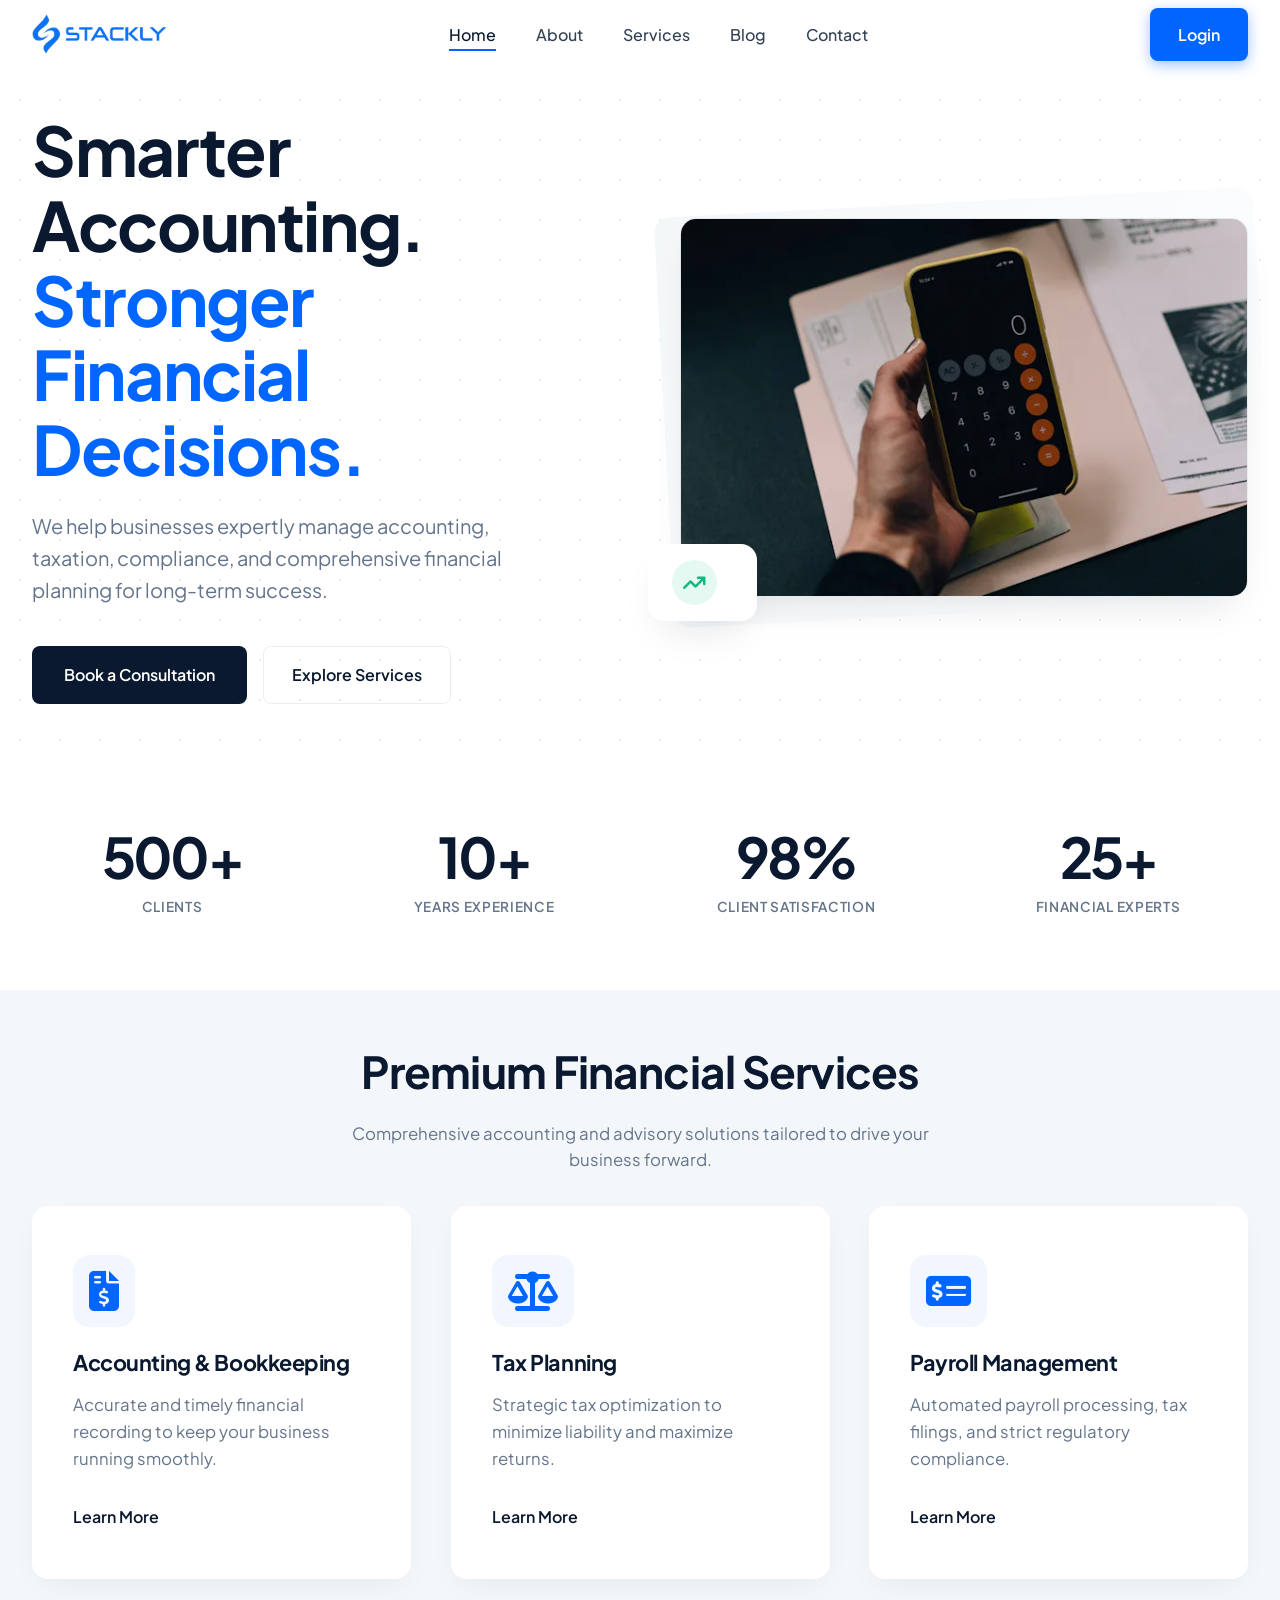
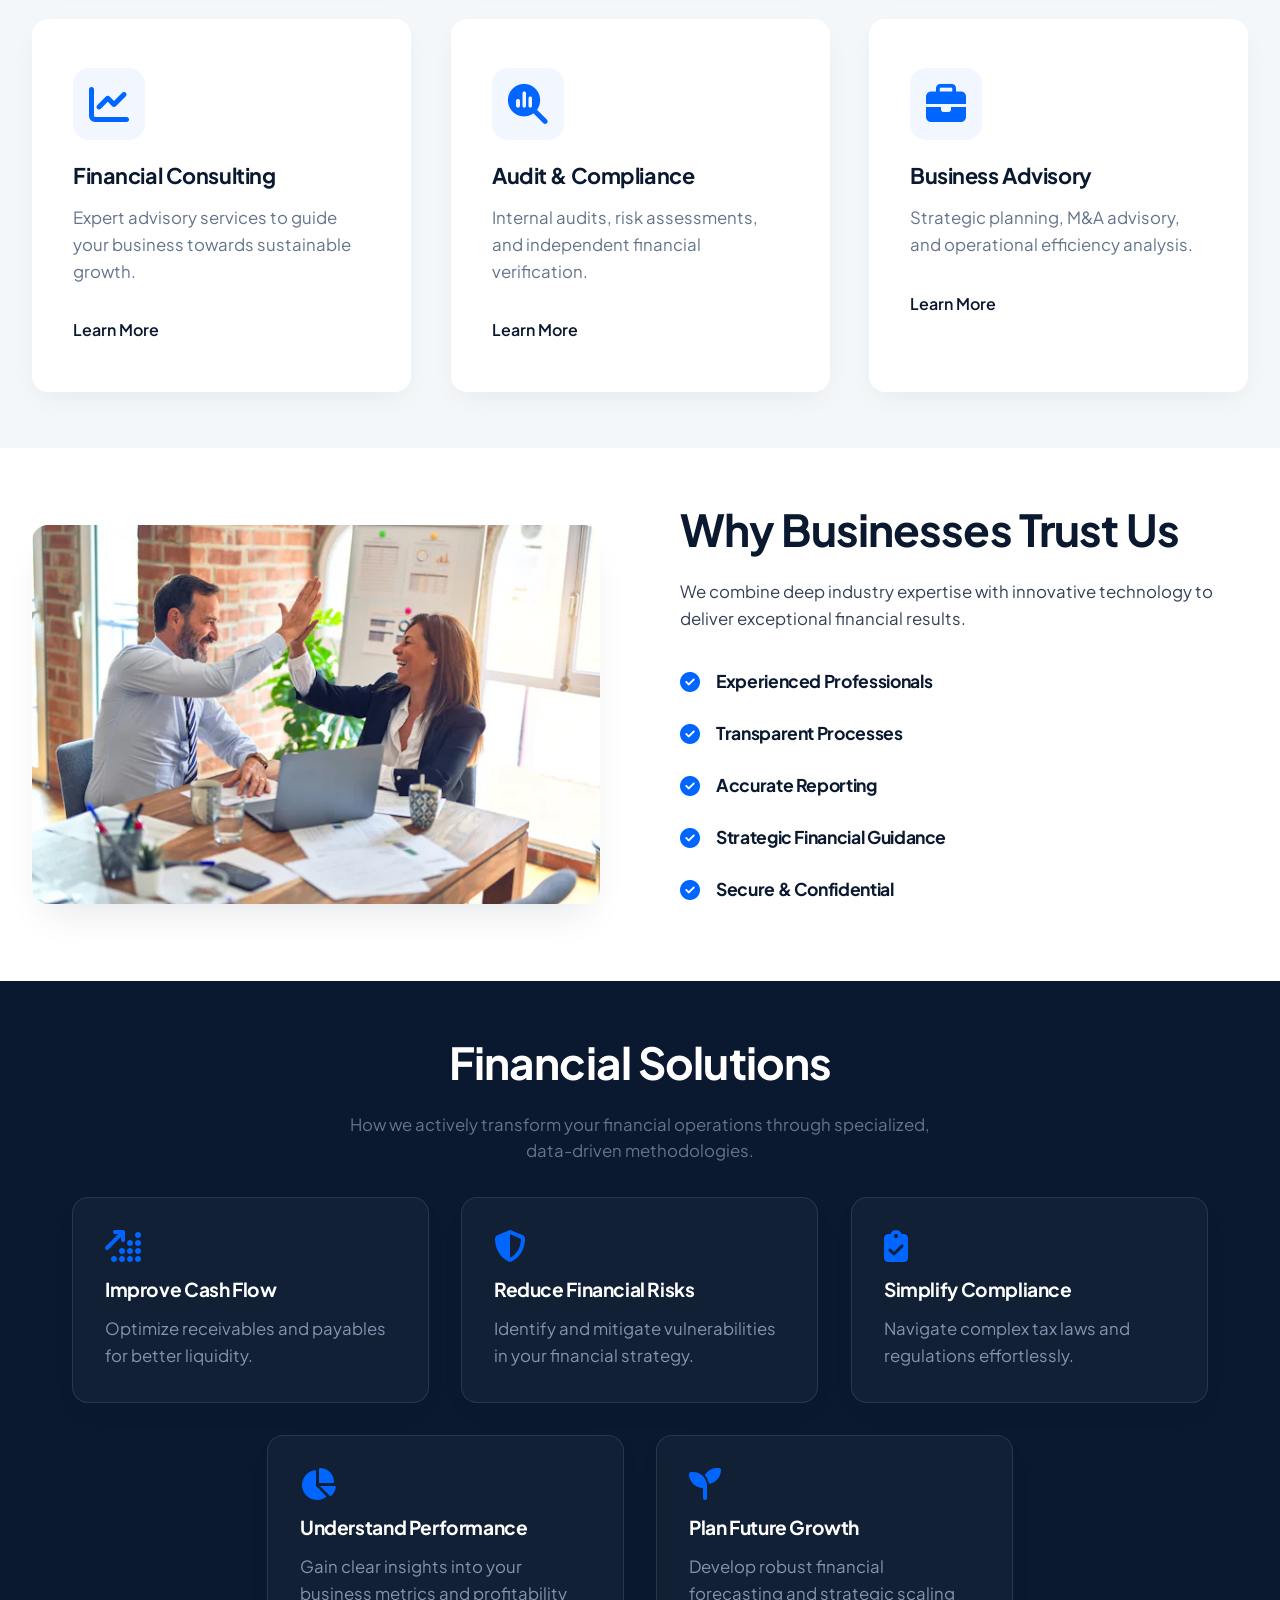
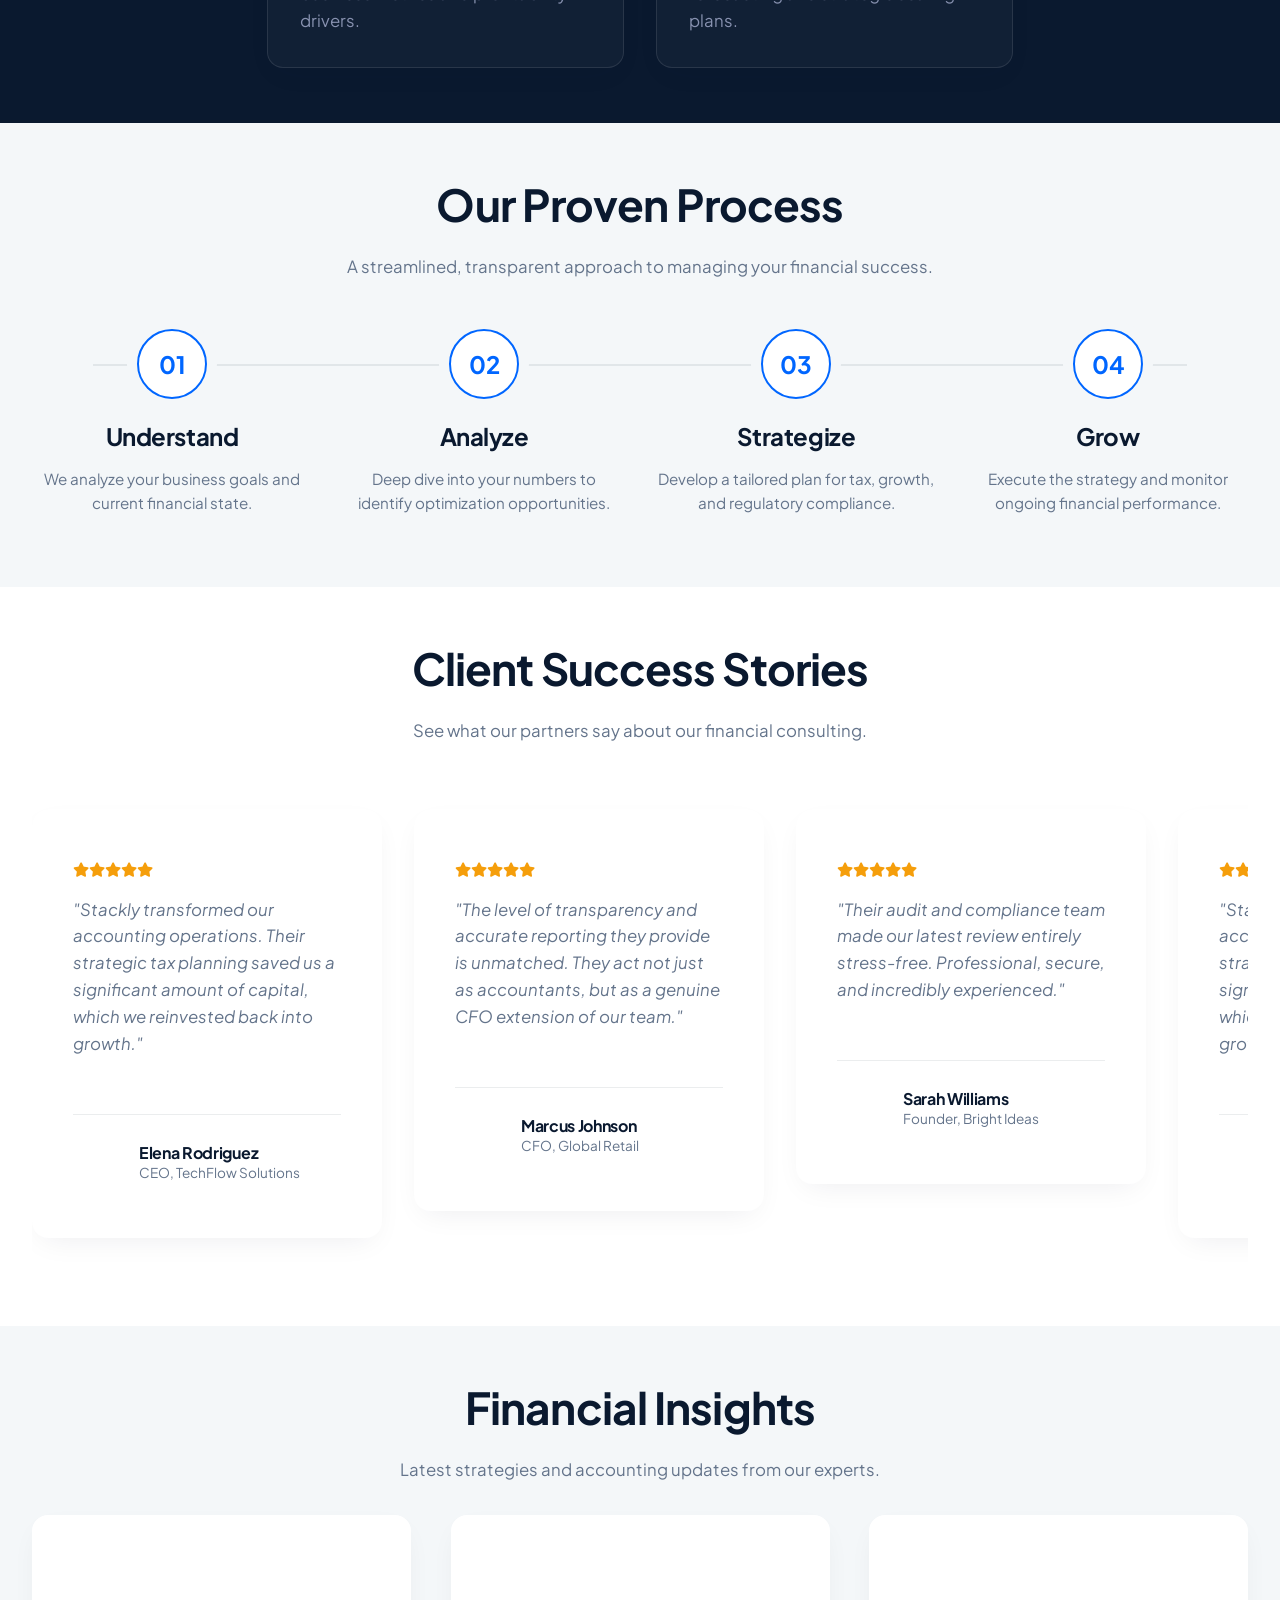
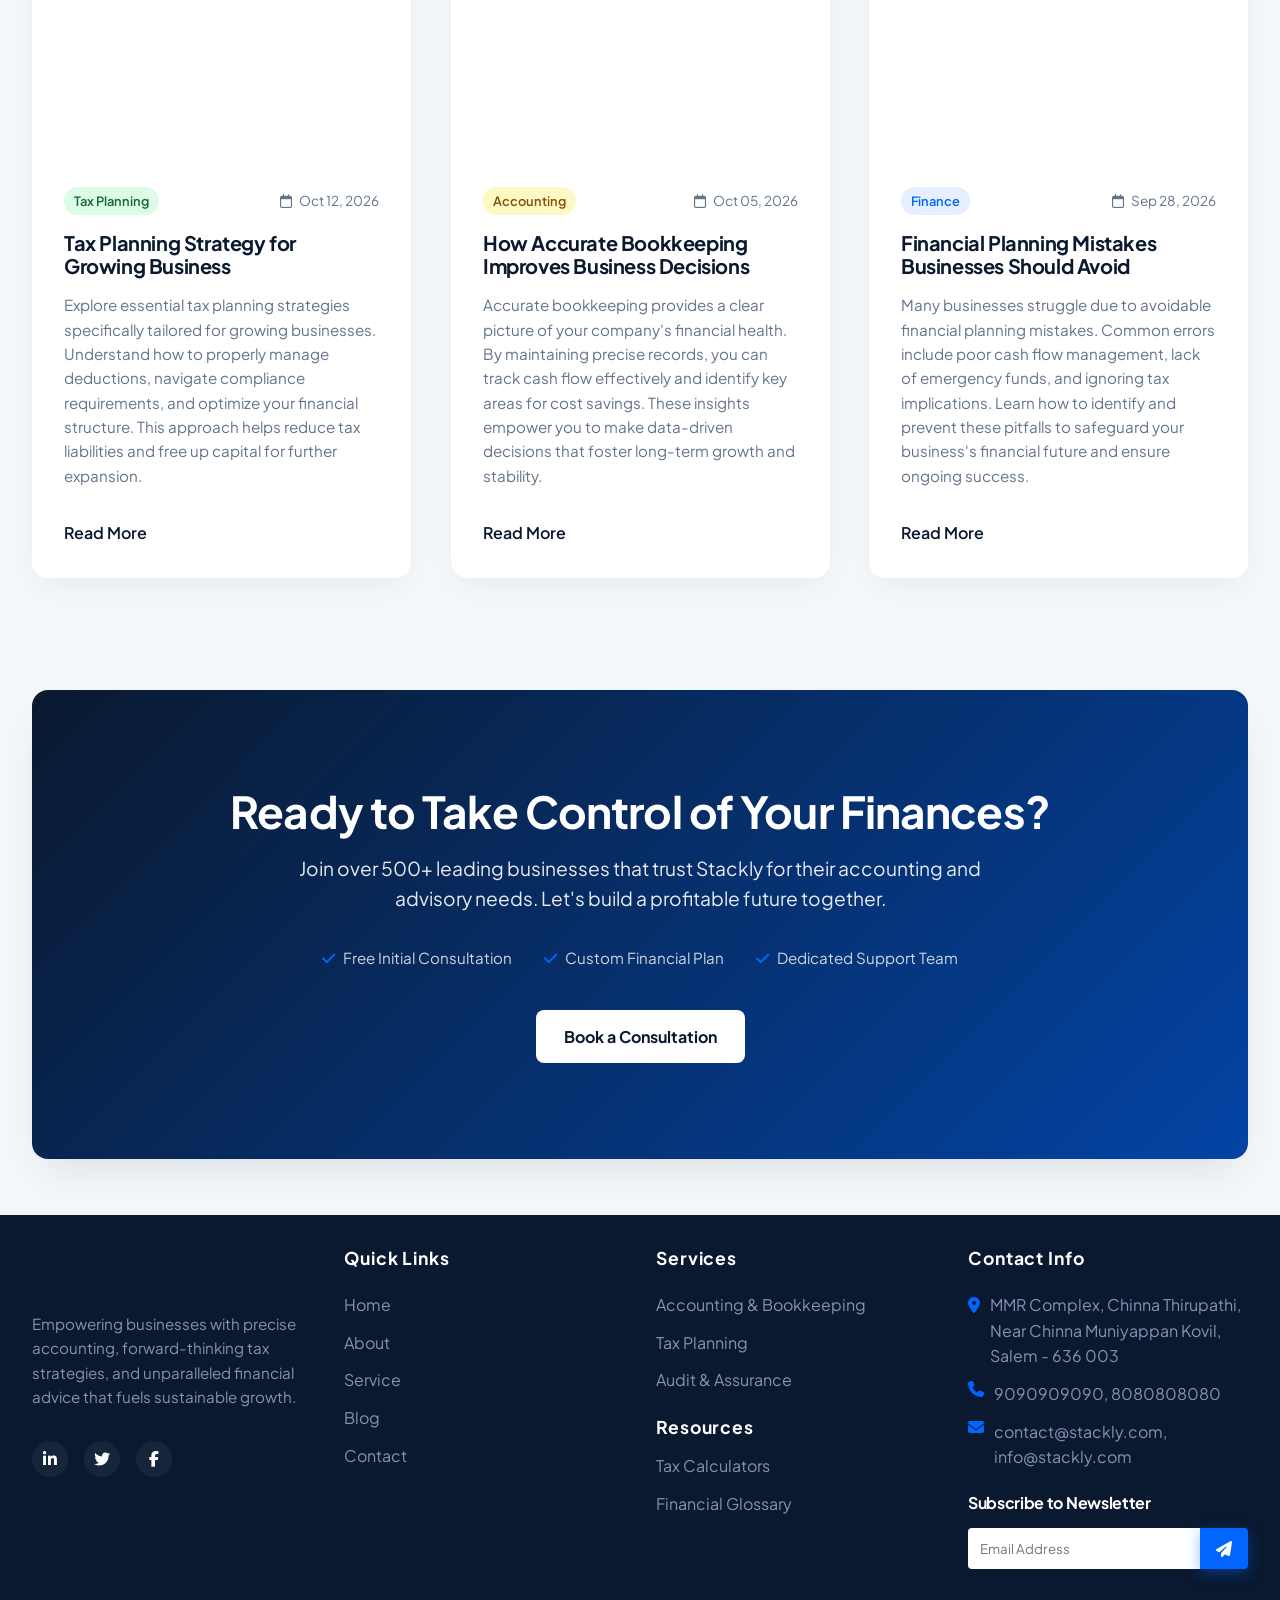
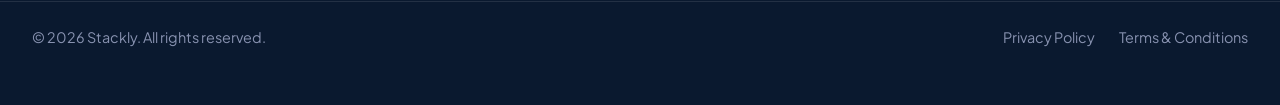
<file: index.html>
<!DOCTYPE html>

<html lang="en">
<head>
<meta charset="utf-8"/>
<meta content="width=device-width, initial-scale=1.0" name="viewport"/>
<title>Home | Accounting</title>
<!-- Google Fonts -->
<link href="https://fonts.googleapis.com" rel="preconnect"/>
<link crossorigin="" href="https://fonts.gstatic.com" rel="preconnect"/>
<link href="https://fonts.googleapis.com/css2?family=Plus+Jakarta+Sans:wght@400;500;600;700;800&amp;display=swap" rel="stylesheet"/>
<!-- FontAwesome -->
<link href="https://cdnjs.cloudflare.com/ajax/libs/font-awesome/6.4.0/css/all.min.css" rel="stylesheet"/>
<!-- AOS Animation CSS -->
<link href="https://unpkg.com/aos@2.3.1/dist/aos.css" rel="stylesheet"/>
<!-- Custom CSS -->
<link href="css/style.css?v=3" rel="stylesheet"/>
</head>
<body class="preloader-active">

<!-- Preloader -->
<div id="preloader">
    <div class="ring-preloader-v2">
        <div class="progress-ring-container">
            <svg class="progress-ring" viewBox="0 0 100 100" preserveAspectRatio="xMidYMid meet">
                <circle class="progress-ring__background" stroke="#e2e8f0" stroke-width="5" fill="transparent" r="45" cx="50" cy="50"/>
                <circle class="progress-ring__circle" stroke="var(--primary)" stroke-width="5" fill="transparent" r="45" cx="50" cy="50"/>
            </svg>
            <div class="progress-text-v2"><span id="progress-percent">0</span>%</div>
        </div>
        <img src="logo-blue.webp" alt="Stackly Logo" class="preloader-logo-v2">
    </div>
    <script>
        (function(){
            let pct = document.getElementById('progress-percent');
            let start = null;
            function step(timestamp) {
                if (!start) start = timestamp;
                let progress = timestamp - start;
                let val = Math.min(Math.floor((progress / 1200) * 100), 100);
                if (pct) pct.innerText = val;
                if (progress < 1200) {
                    window.requestAnimationFrame(step);
                }
            }
            window.requestAnimationFrame(step);
        })();
    </script>
</div>

<!-- Header / Navbar -->
<header class="navbar">
<div class="container nav-container">
<a class="logo" href="index.html"><img alt="Logo" src="logo-blue.webp" class="responsive-logo"/></a>
<nav class="nav-links">
<div class="mobile-only-logo" style="margin-bottom: 2rem;">
    <a href="index.html"><img alt="Logo" src="logo-blue.webp" class="responsive-logo"/></a>
</div>

<a class="active" href="index.html">Home</a>
<a class="" href="about.html">About</a>
<a class="" href="services.html">Services</a>
<a class="" href="blog.html">Blog</a>
<a class="" href="contact.html">Contact</a>

<div class="mobile-only-btn" style="margin-top: auto; margin-bottom: 2rem; padding-top: 1rem; width: 100%;">
    <a class="btn btn-primary" href="login.html" style="width: 100%; text-align: center;">Login</a>
</div>
</nav>
<div class="nav-actions"><a class="btn btn-primary" href="login.html">Login</a></div>
<div class="mobile-toggle">
<i class="fa-solid fa-bars"></i>
</div>
</div>
</header>
<main>
<!-- Section 1: Hero -->
<section class="hero">
<div class="container hero-grid">
<div class="hero-content" data-aos="fade-right">
<h1>Smarter Accounting. <br/><span style="color:var(--accent);">Stronger Financial Decisions.</span></h1>
<p>We help businesses expertly manage accounting, taxation, compliance, and comprehensive financial planning for long-term success.</p>
<div class="hero-buttons">
<a class="btn" href="contact.html" style="background-color: #0A192F; color: white; border: none; padding: 1rem 2rem; font-weight: 600;">Book a Consultation</a>
<a class="btn btn-outline" href="services.html">Explore Services</a></div>
</div>
<div class="hero-image" data-aos="fade-left" data-aos-delay="200" style="position:relative;">
<img alt="Financial Planning" loading="lazy" src="images/stackly_img_23.webp"/>
<!-- Subtle floating financial element -->
<div style="position:absolute; bottom:-1.5rem; left:-2rem; background:var(--bg-white); padding:1rem 1.5rem; border-radius:var(--radius-lg); box-shadow:var(--shadow-lg); display:flex; align-items:center; gap:1rem;  z-index:10;">
<div style="width:45px; height:45px; background:rgba(16, 185, 129, 0.1); color:#10B981; border-radius:50%; display:flex; align-items:center; justify-content:center; font-size:1.25rem;">
<i class="fa-solid fa-arrow-trend-up"></i>
</div>
<div>
</div>
</div>
</div>
</div>
</section>
<!-- Section 2: Trust / Statistics -->
<section class="section section-white">
<div class="container grid-4" data-aos="fade-up">
<div class="stat-item">
<h2 data-target="500">500+</h2>
<p>Clients</p>
</div>
<div class="stat-item">
<h2 data-target="10">10+</h2>
<p>Years Experience</p>
</div>
<div class="stat-item">
<h2 data-target="98">98%</h2>
<p>Client Satisfaction</p>
</div>
<div class="stat-item">
<h2 data-target="25">25+</h2>
<p>Financial Experts</p>
</div>
</div>
</section>
<!-- Section 3: Services Preview -->
<section class="section section-light">
<div class="container">
<div data-aos="zoom-in-up" data-aos-duration="800" style="text-align:center; margin-bottom: 2rem;">
<h2>Premium Financial Services</h2>
<p style="max-width:600px; margin:0 auto; color:var(--text-light);">Comprehensive accounting and advisory solutions tailored to drive your business forward.</p>
</div>
<div class="grid-3">
<div class="card" data-aos="zoom-in-up" data-aos-delay="100" data-aos-duration="800">
<i class="fa-solid fa-file-invoice-dollar card-icon"></i>
<h3>Accounting &amp; Bookkeeping</h3>
<p>Accurate and timely financial recording to keep your business running smoothly.</p>
<a class="card-link" href="404.html" onclick="window.location.href='404.html'; return false;">Learn More </a>
</div>
<div class="card" data-aos="zoom-in-up" data-aos-delay="200" data-aos-duration="800">
<i class="fa-solid fa-scale-balanced card-icon"></i>
<h3>Tax Planning</h3>
<p>Strategic tax optimization to minimize liability and maximize returns.</p>
<a class="card-link" href="404.html" onclick="window.location.href='404.html'; return false;">Learn More </a>
</div>
<div class="card" data-aos="zoom-in-up" data-aos-delay="300" data-aos-duration="800">
<i class="fa-solid fa-money-check-dollar card-icon"></i>
<h3>Payroll Management</h3>
<p>Automated payroll processing, tax filings, and strict regulatory compliance.</p>
<a class="card-link" href="404.html" onclick="window.location.href='404.html'; return false;">Learn More </a>
</div>
<div class="card" data-aos="zoom-in-up" data-aos-delay="400" data-aos-duration="800">
<i class="fa-solid fa-chart-line card-icon"></i>
<h3>Financial Consulting</h3>
<p>Expert advisory services to guide your business towards sustainable growth.</p>
<a class="card-link" href="404.html" onclick="window.location.href='404.html'; return false;">Learn More </a>
</div>
<div class="card" data-aos="zoom-in-up" data-aos-delay="500" data-aos-duration="800">
<i class="fa-solid fa-magnifying-glass-chart card-icon"></i>
<h3>Audit &amp; Compliance</h3>
<p>Internal audits, risk assessments, and independent financial verification.</p>
<a class="card-link" href="404.html" onclick="window.location.href='404.html'; return false;">Learn More </a>
</div>
<div class="card" data-aos="zoom-in-up" data-aos-delay="600" data-aos-duration="800">
<i class="fa-solid fa-briefcase card-icon"></i>
<h3>Business Advisory</h3>
<p>Strategic planning, M&amp;A advisory, and operational efficiency analysis.</p>
<a class="card-link" href="404.html" onclick="window.location.href='404.html'; return false;">Learn More </a>
</div>
</div>
</div>
</section>
<!-- Section 4: Why Choose Us -->
<section class="section section-white">
<div class="container grid-2">
<div data-aos="fade-right">
<img alt="Professional Financial Meeting" loading="lazy" src="images/stackly_img_24.webp" style="width:100%; border-radius:var(--radius-lg); box-shadow:var(--shadow-lg);"/>
</div>
<div>
<h2 data-aos="fade-left">Why Businesses Trust Us</h2>
<p data-aos="fade-left" data-aos-delay="100">We combine deep industry expertise with innovative technology to deliver exceptional financial results.</p>
<ul style="list-style:none; margin-top:2rem;">
<li data-aos="fade-left" data-aos-delay="150" style="margin-bottom:1.25rem; display:flex; gap:1rem; align-items:center;">
<div style="color:var(--accent); font-size:1.25rem;"><i class="fa-solid fa-check-circle"></i></div>
<h4 style="margin:0; font-size:1.1rem;">Experienced Professionals</h4>
</li>
<li data-aos="fade-left" data-aos-delay="250" style="margin-bottom:1.25rem; display:flex; gap:1rem; align-items:center;">
<div style="color:var(--accent); font-size:1.25rem;"><i class="fa-solid fa-check-circle"></i></div>
<h4 style="margin:0; font-size:1.1rem;">Transparent Processes</h4>
</li>
<li data-aos="fade-left" data-aos-delay="350" style="margin-bottom:1.25rem; display:flex; gap:1rem; align-items:center;">
<div style="color:var(--accent); font-size:1.25rem;"><i class="fa-solid fa-check-circle"></i></div>
<h4 style="margin:0; font-size:1.1rem;">Accurate Reporting</h4>
</li>
<li data-aos="fade-left" data-aos-delay="450" style="margin-bottom:1.25rem; display:flex; gap:1rem; align-items:center;">
<div style="color:var(--accent); font-size:1.25rem;"><i class="fa-solid fa-check-circle"></i></div>
<h4 style="margin:0; font-size:1.1rem;">Strategic Financial Guidance</h4>
</li>
<li data-aos="fade-left" data-aos-delay="550" style="margin-bottom:1.25rem; display:flex; gap:1rem; align-items:center;">
<div style="color:var(--accent); font-size:1.25rem;"><i class="fa-solid fa-check-circle"></i></div>
<h4 style="margin:0; font-size:1.1rem;">Secure &amp; Confidential</h4>
</li>
</ul>
</div>
</div>
</section>
<!-- Section 5: Financial Solutions -->
<section class="section section-dark">
<div class="container">
<div data-aos="fade-up" style="text-align:center; margin-bottom: 2rem;">
<h2>Financial Solutions</h2>
<p style="max-width:600px; margin:0 auto; color:var(--text-light);">How we actively transform your financial operations through specialized, data-driven methodologies.</p>
</div>
<div class="financial-grid">
<div class="card fin-card" data-aos="zoom-in" data-aos-delay="100" style="background:rgba(255,255,255,0.03); border:1px solid rgba(255,255,255,0.1); color:white; padding:2rem;">
<i class="fa-solid fa-arrow-up-right-dots" style="font-size:2rem; color:var(--accent); margin-bottom:1rem;"></i>
<h3 style="color:white; font-size:1.2rem;">Improve Cash Flow</h3>
<p style="color:#8892B0; margin:0;">Optimize receivables and payables for better liquidity.</p>
</div>
<div class="card fin-card" data-aos="zoom-in" data-aos-delay="200" style="background:rgba(255,255,255,0.03); border:1px solid rgba(255,255,255,0.1); color:white; padding:2rem;">
<i class="shake-target fa-solid fa-shield-halved" style="font-size:2rem; color:var(--accent); margin-bottom:1rem;"></i>
<h3 style="color:white; font-size:1.2rem;">Reduce Financial Risks</h3>
<p style="color:#8892B0; margin:0;">Identify and mitigate vulnerabilities in your financial strategy.</p>
</div>
<div class="card fin-card" data-aos="zoom-in" data-aos-delay="300" style="background:rgba(255,255,255,0.03); border:1px solid rgba(255,255,255,0.1); color:white; padding:2rem;">
<i class="shake-target fa-solid fa-clipboard-check" style="font-size:2rem; color:var(--accent); margin-bottom:1rem;"></i>
<h3 style="color:white; font-size:1.2rem;">Simplify Compliance</h3>
<p style="color:#8892B0; margin:0;">Navigate complex tax laws and regulations effortlessly.</p>
</div>
<div class="card fin-card" data-aos="zoom-in" data-aos-delay="400" style="background:rgba(255,255,255,0.03); border:1px solid rgba(255,255,255,0.1); color:white; padding:2rem">
<i class="shake-target fa-solid fa-chart-pie" style="font-size:2rem; color:var(--accent); margin-bottom:1rem;"></i>
<h3 style="color:white; font-size:1.2rem;">Understand Performance</h3>
<p style="color:#8892B0; margin:0;">Gain clear insights into your business metrics and profitability drivers.</p>
</div>
<div class="card fin-card" data-aos="zoom-in" data-aos-delay="500" style="background:rgba(255,255,255,0.03); border:1px solid rgba(255,255,255,0.1); color:white; padding:2rem">
<i class="shake-target fa-solid fa-seedling" style="font-size:2rem; color:var(--accent); margin-bottom:1rem;"></i>
<h3 style="color:white; font-size:1.2rem;">Plan Future Growth</h3>
<p style="color:#8892B0; margin:0;">Develop robust financial forecasting and strategic scaling plans.</p>
</div>
</div>
</div>
</section>
<!-- Section 6: Process -->
<section class="section section-light">
<div class="container">
<div data-aos="fade-up" style="text-align:center; margin-bottom: 2rem;">
<h2>Our Proven Process</h2>
<p style="max-width:600px; margin:0 auto; color:var(--text-light);">A streamlined, transparent approach to managing your financial success.</p>
</div>
<div class="timeline">
<div class="timeline-step" data-aos="fade-up" data-aos-delay="100">
<div class="timeline-icon">01</div>
<h3>Understand</h3>
<p style="color:var(--text-light); font-size:0.95rem;">We analyze your business goals and current financial state.</p>
</div>
<div class="timeline-step" data-aos="fade-up" data-aos-delay="200">
<div class="timeline-icon">02</div>
<h3>Analyze</h3>
<p style="color:var(--text-light); font-size:0.95rem;">Deep dive into your numbers to identify optimization opportunities.</p>
</div>
<div class="timeline-step" data-aos="fade-up" data-aos-delay="300">
<div class="timeline-icon">03</div>
<h3>Strategize</h3>
<p style="color:var(--text-light); font-size:0.95rem;">Develop a tailored plan for tax, growth, and regulatory compliance.</p>
</div>
<div class="timeline-step" data-aos="fade-up" data-aos-delay="400">
<div class="timeline-icon">04</div>
<h3>Grow</h3>
<p style="color:var(--text-light); font-size:0.95rem;">Execute the strategy and monitor ongoing financial performance.</p>
</div>
</div>
</div>
</section>
<!-- Section 7: Testimonials -->
<section class="section section-white">
<div class="container">
<div data-aos="fade-up" style="text-align:center; margin-bottom: 2rem;">
<h2>Client Success Stories</h2>
<p style="max-width:600px; margin:0 auto; color:var(--text-light);">See what our partners say about our financial consulting.</p>
</div>
<div class="marquee-container" style="overflow: hidden; white-space: nowrap; width: 100%; position: relative; padding: 2rem 0;"><div class="marquee-track"><div class="card testimonial-card" style="white-space: normal; min-width: 350px;">
<div>
<div class="testimonial-stars">
<i class="fa-solid fa-star"></i><i class="fa-solid fa-star"></i><i class="fa-solid fa-star"></i><i class="fa-solid fa-star"></i><i class="fa-solid fa-star"></i>
</div>
<p style="font-style: italic;">"Stackly transformed our accounting operations. Their strategic tax planning saved us a significant amount of capital, which we reinvested back into growth."</p>
</div>
<div class="testimonial-author">
<img alt="Client" loading="lazy" src="images/stackly_img_25.webp"/>
<div>
<h4 style="margin:0; font-size:1rem;">Elena Rodriguez</h4>
<p style="margin:0; font-size:0.85rem; color:var(--text-light);">CEO, TechFlow Solutions</p>
</div>
</div>
</div><div class="card testimonial-card" style="white-space: normal; min-width: 350px;">
<div>
<div class="testimonial-stars">
<i class="fa-solid fa-star"></i><i class="fa-solid fa-star"></i><i class="fa-solid fa-star"></i><i class="fa-solid fa-star"></i><i class="fa-solid fa-star"></i>
</div>
<p style="font-style: italic;">"The level of transparency and accurate reporting they provide is unmatched. They act not just as accountants, but as a genuine CFO extension of our team."</p>
</div>
<div class="testimonial-author">
<img alt="Client" loading="lazy" src="images/stackly_img_26.webp"/>
<div>
<h4 style="margin:0; font-size:1rem;">Marcus Johnson</h4>
<p style="margin:0; font-size:0.85rem; color:var(--text-light);">CFO, Global Retail</p>
</div>
</div>
</div><div class="card testimonial-card" style="white-space: normal; min-width: 350px;">
<div>
<div class="testimonial-stars">
<i class="fa-solid fa-star"></i><i class="fa-solid fa-star"></i><i class="fa-solid fa-star"></i><i class="fa-solid fa-star"></i><i class="fa-solid fa-star"></i>
</div>
<p style="font-style: italic;">"Their audit and compliance team made our latest review entirely stress-free. Professional, secure, and incredibly experienced."</p>
</div>
<div class="testimonial-author">
<img alt="Client" loading="lazy" src="images/stackly_img_27.webp"/>
<div>
<h4 style="margin:0; font-size:1rem;">Sarah Williams</h4>
<p style="margin:0; font-size:0.85rem; color:var(--text-light);">Founder, Bright Ideas</p>
</div>
</div>
</div><div class="card testimonial-card" style="white-space: normal; min-width: 350px;">
<div>
<div class="testimonial-stars">
<i class="fa-solid fa-star"></i><i class="fa-solid fa-star"></i><i class="fa-solid fa-star"></i><i class="fa-solid fa-star"></i><i class="fa-solid fa-star"></i>
</div>
<p style="font-style: italic;">"Stackly transformed our accounting operations. Their strategic tax planning saved us a significant amount of capital, which we reinvested back into growth."</p>
</div>
<div class="testimonial-author">
<img alt="Client" loading="lazy" src="images/stackly_img_25.webp"/>
<div>
<h4 style="margin:0; font-size:1rem;">David Chen</h4>
<p style="margin:0; font-size:0.85rem; color:var(--text-light);">Director, Nexus Corp</p>
</div>
</div>
</div><div class="card testimonial-card" style="white-space: normal; min-width: 350px;">
<div>
<div class="testimonial-stars">
<i class="fa-solid fa-star"></i><i class="fa-solid fa-star"></i><i class="fa-solid fa-star"></i><i class="fa-solid fa-star"></i><i class="fa-solid fa-star"></i>
</div>
<p style="font-style: italic;">"The level of transparency and accurate reporting they provide is unmatched. They act not just as accountants, but as a genuine CFO extension of our team."</p>
</div>
<div class="testimonial-author">
<img alt="Client" loading="lazy" src="images/stackly_img_26.webp"/>
<div>
<h4 style="margin:0; font-size:1rem;">Emily Carter</h4>
<p style="margin:0; font-size:0.85rem; color:var(--text-light);">VP Finance, Alpha Industries</p>
</div>
</div>
</div><div class="card testimonial-card" style="white-space: normal; min-width: 350px;">
<div>
<div class="testimonial-stars">
<i class="fa-solid fa-star"></i><i class="fa-solid fa-star"></i><i class="fa-solid fa-star"></i><i class="fa-solid fa-star"></i><i class="fa-solid fa-star"></i>
</div>
<p style="font-style: italic;">"Stackly transformed our accounting operations. Their strategic tax planning saved us a significant amount of capital, which we reinvested back into growth."</p>
</div>
<div class="testimonial-author">
<img alt="Client" loading="lazy" src="images/stackly_img_25.webp"/>
<div>
<h4 style="margin:0; font-size:1rem;">Elena Rodriguez</h4>
<p style="margin:0; font-size:0.85rem; color:var(--text-light);">CEO, TechFlow Solutions</p>
</div>
</div>
</div><div class="card testimonial-card" style="white-space: normal; min-width: 350px;">
<div>
<div class="testimonial-stars">
<i class="fa-solid fa-star"></i><i class="fa-solid fa-star"></i><i class="fa-solid fa-star"></i><i class="fa-solid fa-star"></i><i class="fa-solid fa-star"></i>
</div>
<p style="font-style: italic;">"The level of transparency and accurate reporting they provide is unmatched. They act not just as accountants, but as a genuine CFO extension of our team."</p>
</div>
<div class="testimonial-author">
<img alt="Client" loading="lazy" src="images/stackly_img_26.webp"/>
<div>
<h4 style="margin:0; font-size:1rem;">Marcus Johnson</h4>
<p style="margin:0; font-size:0.85rem; color:var(--text-light);">CFO, Global Retail</p>
</div>
</div>
</div><div class="card testimonial-card" style="white-space: normal; min-width: 350px;">
<div>
<div class="testimonial-stars">
<i class="fa-solid fa-star"></i><i class="fa-solid fa-star"></i><i class="fa-solid fa-star"></i><i class="fa-solid fa-star"></i><i class="fa-solid fa-star"></i>
</div>
<p style="font-style: italic;">"Their audit and compliance team made our latest review entirely stress-free. Professional, secure, and incredibly experienced."</p>
</div>
<div class="testimonial-author">
<img alt="Client" loading="lazy" src="images/stackly_img_27.webp"/>
<div>
<h4 style="margin:0; font-size:1rem;">Sarah Williams</h4>
<p style="margin:0; font-size:0.85rem; color:var(--text-light);">Founder, Bright Ideas</p>
</div>
</div>
</div><div class="card testimonial-card" style="white-space: normal; min-width: 350px;">
<div>
<div class="testimonial-stars">
<i class="fa-solid fa-star"></i><i class="fa-solid fa-star"></i><i class="fa-solid fa-star"></i><i class="fa-solid fa-star"></i><i class="fa-solid fa-star"></i>
</div>
<p style="font-style: italic;">"Stackly transformed our accounting operations. Their strategic tax planning saved us a significant amount of capital, which we reinvested back into growth."</p>
</div>
<div class="testimonial-author">
<img alt="Client" loading="lazy" src="images/stackly_img_25.webp"/>
<div>
<h4 style="margin:0; font-size:1rem;">David Chen</h4>
<p style="margin:0; font-size:0.85rem; color:var(--text-light);">Director, Nexus Corp</p>
</div>
</div>
</div><div class="card testimonial-card" style="white-space: normal; min-width: 350px;">
<div>
<div class="testimonial-stars">
<i class="fa-solid fa-star"></i><i class="fa-solid fa-star"></i><i class="fa-solid fa-star"></i><i class="fa-solid fa-star"></i><i class="fa-solid fa-star"></i>
</div>
<p style="font-style: italic;">"The level of transparency and accurate reporting they provide is unmatched. They act not just as accountants, but as a genuine CFO extension of our team."</p>
</div>
<div class="testimonial-author">
<img alt="Client" loading="lazy" src="images/stackly_img_26.webp"/>
<div>
<h4 style="margin:0; font-size:1rem;">Emily Carter</h4>
<p style="margin:0; font-size:0.85rem; color:var(--text-light);">VP Finance, Alpha Industries</p>
</div>
</div>
</div></div></div>
</div>
</section>
<!-- Section 8: Blog Preview -->
<section class="section section-light">
<div class="container">
<div data-aos="fade-up" style="text-align:center; margin-bottom: 2rem;">
<h2>Financial Insights</h2>
<p style="max-width:600px; margin:0 auto; color:var(--text-light);">Latest strategies and accounting updates from our experts.</p>
</div>
<div class="grid-3">
<div class="card" data-aos="fade-up" data-aos-delay="100" style="padding:0; border:none;">
<img alt="Financial illustration" loading="lazy" src="images/stackly_unique_1.webp" style="width:100%; height: 240px; object-fit: cover; object-position: center top; border-radius: var(--radius-lg) var(--radius-lg) 0 0;"/>
<div style="padding:2rem;">
<div style="display:flex; justify-content:space-between; align-items:center; margin-bottom:1rem; font-size:0.85rem;">
<span class="badge badge-success">Tax Planning</span>
<span style="color:var(--text-light);"><i class="fa-regular fa-calendar" style="margin-right:5px;"></i> Oct 12, 2026</span>
</div>
<h3 style="font-size:1.25rem;">Tax Planning Strategy for Growing Business</h3>
<p style="color:var(--text-light); font-size:0.95rem; margin:1rem 0;">Explore essential tax planning strategies specifically tailored for growing businesses. Understand how to properly manage deductions, navigate compliance requirements, and optimize your financial structure. This approach helps reduce tax liabilities and free up capital for further expansion.</p>
<a class="card-link" href="404.html" onclick="window.location.href='404.html'; return false;" style="margin-top:1rem;">Read More </a>
</div>
</div>
<div class="card" data-aos="fade-up" data-aos-delay="200" style="padding:0; border:none;">
<img alt="Financial illustration" loading="lazy" src="images/stackly_unique_2.webp" style="width:100%; height: 240px; object-fit: cover; object-position: center top; border-radius: var(--radius-lg) var(--radius-lg) 0 0;"/>
<div style="padding:2rem;">
<div style="display:flex; justify-content:space-between; align-items:center; margin-bottom:1rem; font-size:0.85rem;">
<span class="badge badge-warning">Accounting</span>
<span style="color:var(--text-light);"><i class="fa-regular fa-calendar" style="margin-right:5px;"></i> Oct 05, 2026</span>
</div>
<h3 style="font-size:1.25rem;">How Accurate Bookkeeping Improves Business Decisions</h3>
<p style="color:var(--text-light); font-size:0.95rem; margin:1rem 0;">Accurate bookkeeping provides a clear picture of your company's financial health. By maintaining precise records, you can track cash flow effectively and identify key areas for cost savings. These insights empower you to make data-driven decisions that foster long-term growth and stability.</p>
<a class="card-link" href="404.html" onclick="window.location.href='404.html'; return false;" style="margin-top:1rem;">Read More </a>
</div>
</div>
<div class="card" data-aos="fade-up" data-aos-delay="300" style="padding:0; border:none;">
<img alt="Financial illustration" loading="lazy" src="images/stackly_unique_3.webp" style="width:100%; height: 240px; object-fit: cover; object-position: center top; border-radius: var(--radius-lg) var(--radius-lg) 0 0;"/>
<div style="padding:2rem;">
<div style="display:flex; justify-content:space-between; align-items:center; margin-bottom:1rem; font-size:0.85rem;">
<span class="badge" style="background:rgba(0,102,255,0.1); color:var(--accent);">Finance</span>
<span style="color:var(--text-light);"><i class="fa-regular fa-calendar" style="margin-right:5px;"></i> Sep 28, 2026</span>
</div>
<h3 style="font-size:1.25rem;">Financial Planning Mistakes Businesses Should Avoid</h3>
<p style="color:var(--text-light); font-size:0.95rem; margin:1rem 0;">Many businesses struggle due to avoidable financial planning mistakes. Common errors include poor cash flow management, lack of emergency funds, and ignoring tax implications. Learn how to identify and prevent these pitfalls to safeguard your business's financial future and ensure ongoing success.</p>
<a class="card-link" href="404.html" onclick="window.location.href='404.html'; return false;" style="margin-top:1rem;">Read More </a>
</div>
</div>
</div>
</div>
</section>
<!-- Section 9: CTA -->
<section class="section">
<div class="container">
<div class="bg-animated" data-aos="zoom-in" style="text-align:center; padding: 6rem 3rem; border-radius:var(--radius-lg); box-shadow:var(--shadow-lg);">
<h2 style="color:white; margin-bottom:1rem;">Ready to Take Control of Your Finances?</h2>
<p style="margin-bottom:2rem; font-size:1.2rem; max-width:700px; margin-left:auto; margin-right:auto; color:rgba(255,255,255,0.9);">
Join over 500+ leading businesses that trust Stackly for their accounting and advisory needs. Let's build a profitable future together.
</p>
<div style="display:flex; gap: 2rem; justify-content:center; margin-bottom: 2.5rem; flex-wrap: wrap; color: rgba(255,255,255,0.8); font-size:0.95rem;">
    <span><i class="fa-solid fa-check" style="color:var(--accent); margin-right:5px;"></i> Free Initial Consultation</span>
    <span><i class="fa-solid fa-check" style="color:var(--accent); margin-right:5px;"></i> Custom Financial Plan</span>
    <span><i class="fa-solid fa-check" style="color:var(--accent); margin-right:5px;"></i> Dedicated Support Team</span>
</div>
<div style="display:flex; justify-content:center;">
<a class="btn btn-white" href="contact.html" style="color:var(--primary); font-weight:700;">Book a Consultation</a>
</div>
</div>
</div>
</section>
</main>
<!-- Footer -->
<footer class="footer" style="background-color: #0A192F; color: white; padding-top: 2rem;">
<div class="container grid-4">
<!-- Col 1: Logo & Info -->
<div>
<a class="logo" href="index.html" style="color:white; margin-bottom:1.5rem; display:flex; align-items:center; gap:0.5rem; font-size:1.5rem; font-weight:700; text-decoration:none;"><img alt="Logo" src="logo-blue.webp" class="responsive-logo"/></a>
<p style="color:#8892B0; margin-bottom:2rem; font-size:0.95rem; line-height:1.6;">Empowering businesses with precise accounting, forward-thinking tax strategies, and unparalleled financial advice that fuels sustainable growth.</p>
<div class="social-links" style="display:flex; gap:1rem;">
<a aria-label="Visit our social media" href="404.html" onmouseout="this.style.background='rgba(255,255,255,0.05)'" onmouseover="this.style.background='var(--primary)'" style="width:36px; height:36px; background:rgba(255,255,255,0.05); color:white; border-radius:50%; display:flex; align-items:center; justify-content:center; text-decoration:none; transition:0.2s;"><i class="fa-brands fa-linkedin-in"></i></a>
<a aria-label="Visit our social media" href="404.html" onmouseout="this.style.background='rgba(255,255,255,0.05)'" onmouseover="this.style.background='var(--primary)'" style="width:36px; height:36px; background:rgba(255,255,255,0.05); color:white; border-radius:50%; display:flex; align-items:center; justify-content:center; text-decoration:none; transition:0.2s;"><i class="fa-brands fa-twitter"></i></a>
<a href="404.html" onmouseout="this.style.background='rgba(255,255,255,0.05)'" onmouseover="this.style.background='var(--primary)'" style="width:36px; height:36px; background:rgba(255,255,255,0.05); color:white; border-radius:50%; display:flex; align-items:center; justify-content:center; text-decoration:none; transition:0.2s;"><i class="fa-brands fa-facebook-f"></i></a>
</div>
</div>
<!-- Col 2: Quick Links -->
<div>
<h4 style="color:white; margin-bottom:1.5rem; font-size:1.1rem; letter-spacing:0.05em;">Quick Links</h4>
<ul style="list-style:none; padding:0; margin:0;"><li style="margin-bottom:0.75rem;"><a href="index.html" onmouseout="this.style.color='#8892B0'" onmouseover="this.style.color='var(--accent)'" style="color:#8892B0; text-decoration:none; transition:0.2s;">Home</a></li><li style="margin-bottom:0.75rem;"><a href="about.html" onmouseout="this.style.color='#8892B0'" onmouseover="this.style.color='var(--accent)'" style="color:#8892B0; text-decoration:none; transition:0.2s;">About</a></li><li style="margin-bottom:0.75rem;"><a href="services.html" onmouseout="this.style.color='#8892B0'" onmouseover="this.style.color='var(--accent)'" style="color:#8892B0; text-decoration:none; transition:0.2s;">Service</a></li><li style="margin-bottom:0.75rem;"><a href="blog.html" onmouseout="this.style.color='#8892B0'" onmouseover="this.style.color='var(--accent)'" style="color:#8892B0; text-decoration:none; transition:0.2s;">Blog</a></li><li style="margin-bottom:0.75rem;"><a href="contact.html" onmouseout="this.style.color='#8892B0'" onmouseover="this.style.color='var(--accent)'" style="color:#8892B0; text-decoration:none; transition:0.2s;">Contact</a></li></ul>
</div>
<!-- Col 3: Services & Resources -->
<div>
<h4 style="color:white; margin-bottom:1.5rem; font-size:1.1rem; letter-spacing:0.05em;">Services</h4>
<ul style="list-style:none; padding:0; margin:0; margin-bottom:1.5rem;">
<li style="margin-bottom:0.75rem;"><a href="404.html" onmouseout="this.style.color='#8892B0'" onmouseover="this.style.color='var(--accent)'" style="color:#8892B0; text-decoration:none; transition:0.2s;">Accounting &amp; Bookkeeping</a></li>
<li style="margin-bottom:0.75rem;"><a href="404.html" onmouseout="this.style.color='#8892B0'" onmouseover="this.style.color='var(--accent)'" style="color:#8892B0; text-decoration:none; transition:0.2s;">Tax Planning</a></li>
<li style="margin-bottom:0.75rem;"><a href="404.html" onmouseout="this.style.color='#8892B0'" onmouseover="this.style.color='var(--accent)'" style="color:#8892B0; text-decoration:none; transition:0.2s;">Audit &amp; Assurance</a></li>
</ul>
<h4 style="color:white; margin-bottom:1rem; font-size:1.1rem; letter-spacing:0.05em;">Resources</h4>
<ul style="list-style:none; padding:0; margin:0;">
<li style="margin-bottom:0.75rem;"><a href="404.html" onmouseout="this.style.color='#8892B0'" onmouseover="this.style.color='var(--accent)'" style="color:#8892B0; text-decoration:none; transition:0.2s;">Tax Calculators</a></li>
<li style="margin-bottom:0.75rem;"><a href="404.html" onmouseout="this.style.color='#8892B0'" onmouseover="this.style.color='var(--accent)'" style="color:#8892B0; text-decoration:none; transition:0.2s;">Financial Glossary</a></li>
</ul>
</div>
<!-- Col 4: Contact & Newsletter -->
<div>
<h4 style="color:white; margin-bottom:1.5rem; font-size:1.1rem; letter-spacing:0.05em;">Contact Info</h4>
<ul style="list-style:none; padding:0; margin:0; margin-bottom:1.5rem;">
<li style="display:flex; gap:10px; color:#8892B0; margin-bottom:0.75rem; align-items:flex-start;"><i class="fa-solid fa-location-dot" style="margin-top:5px; color:var(--accent);"></i>  MMR Complex, Chinna Thirupathi, Near Chinna Muniyappan Kovil, Salem - 636 003</li>
<li style="display:flex; gap:10px; color:#8892B0; margin-bottom:0.75rem; align-items:flex-start;"><i class="fa-solid fa-phone" style="color:var(--accent);"></i> 9090909090, 8080808080</li>
<li style="display:flex; gap:10px; color:#8892B0; align-items:flex-start;"><i class="fa-solid fa-envelope" style="color:var(--accent);"></i> contact@stackly.com, info@stackly.com</li>
</ul>
<h4 style="color:white; margin-bottom:1rem; font-size:1rem;">Subscribe to Newsletter</h4>
<form data-success-action="404" novalidate="novalidate" style="display:flex;">
<input aria-label="Email Address for Newsletter" data-custom-required="true" id="dynamicField_index_1" placeholder="Email Address" style="padding:0.75rem; border:none; outline:none; border-radius:4px 0 0 4px; flex:1; font-family:inherit;" type="email"/>
<button aria-label="Subscribe to newsletter" class="btn btn-primary" style="border-radius:0 4px 4px 0; padding:0.75rem 1rem; flex-shrink:0;" type="submit"><i class="fa-solid fa-paper-plane"></i></button>
</form>
</div>
</div>
<!-- Bottom Bar -->
<div style="border-top: 1px solid rgba(255,255,255,0.1); margin-top: 2rem; padding: 1.5rem 0;">
<div class="container" style="display:flex; justify-content:space-between; align-items:center; flex-wrap:wrap; gap:1rem;">
<p style="color:#8892B0; margin:0; font-size:0.9rem;">© 2026 Stackly. All rights reserved.</p>
<div style="display:flex; gap:1.5rem;">
<a href="404.html" onclick="window.location.href='404.html'; return false;" onmouseout="this.style.color='#8892B0'" onmouseover="this.style.color='white'" style="color:#8892B0; text-decoration:none; font-size:0.9rem; transition:0.2s;">Privacy Policy</a>
<a href="404.html" onclick="window.location.href='404.html'; return false;" onmouseout="this.style.color='#8892B0'" onmouseover="this.style.color='white'" style="color:#8892B0; text-decoration:none; font-size:0.9rem; transition:0.2s;">Terms &amp; Conditions</a>
</div>
</div>
</div>
</footer>
<!-- AOS Animation JS -->
<script src="https://unpkg.com/aos@2.3.1/dist/aos.js"></script>
<!-- Custom JS -->
<script src="js/main.js"></script>
</body>
</html>
</file>
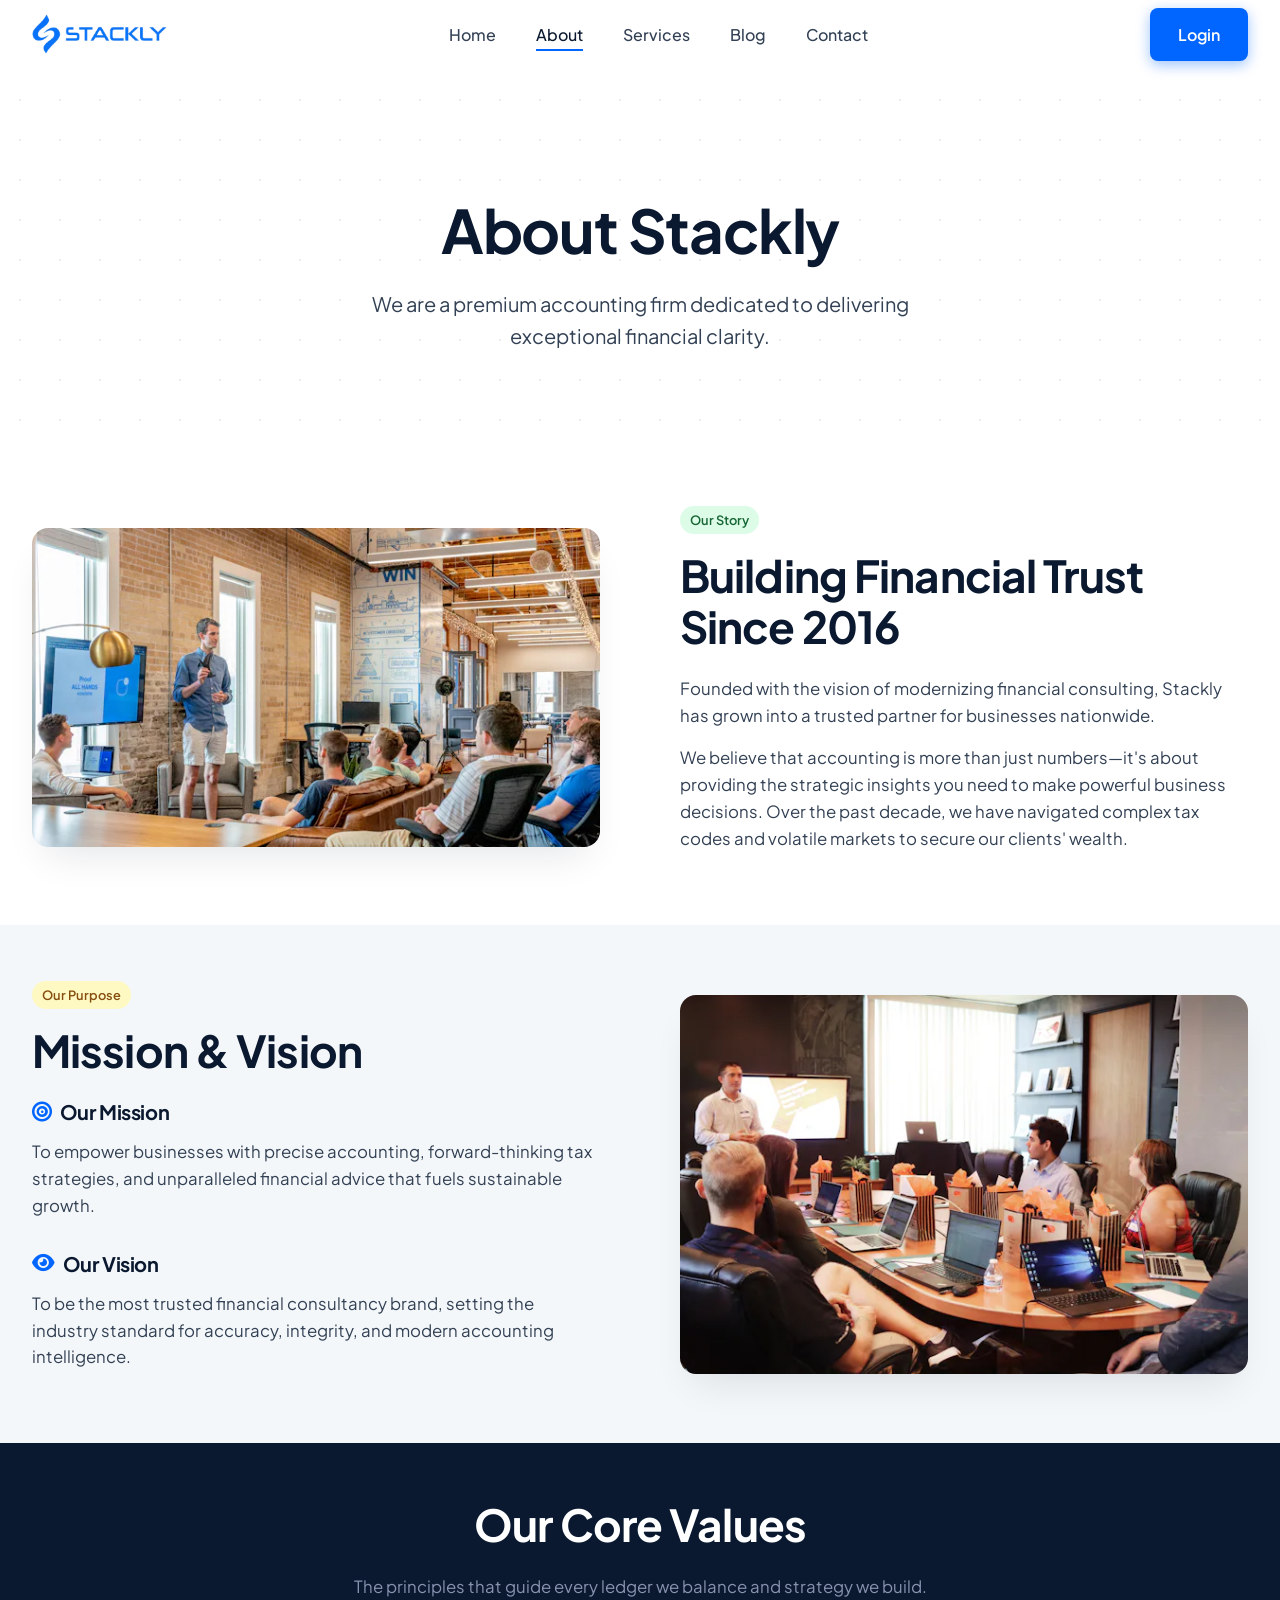
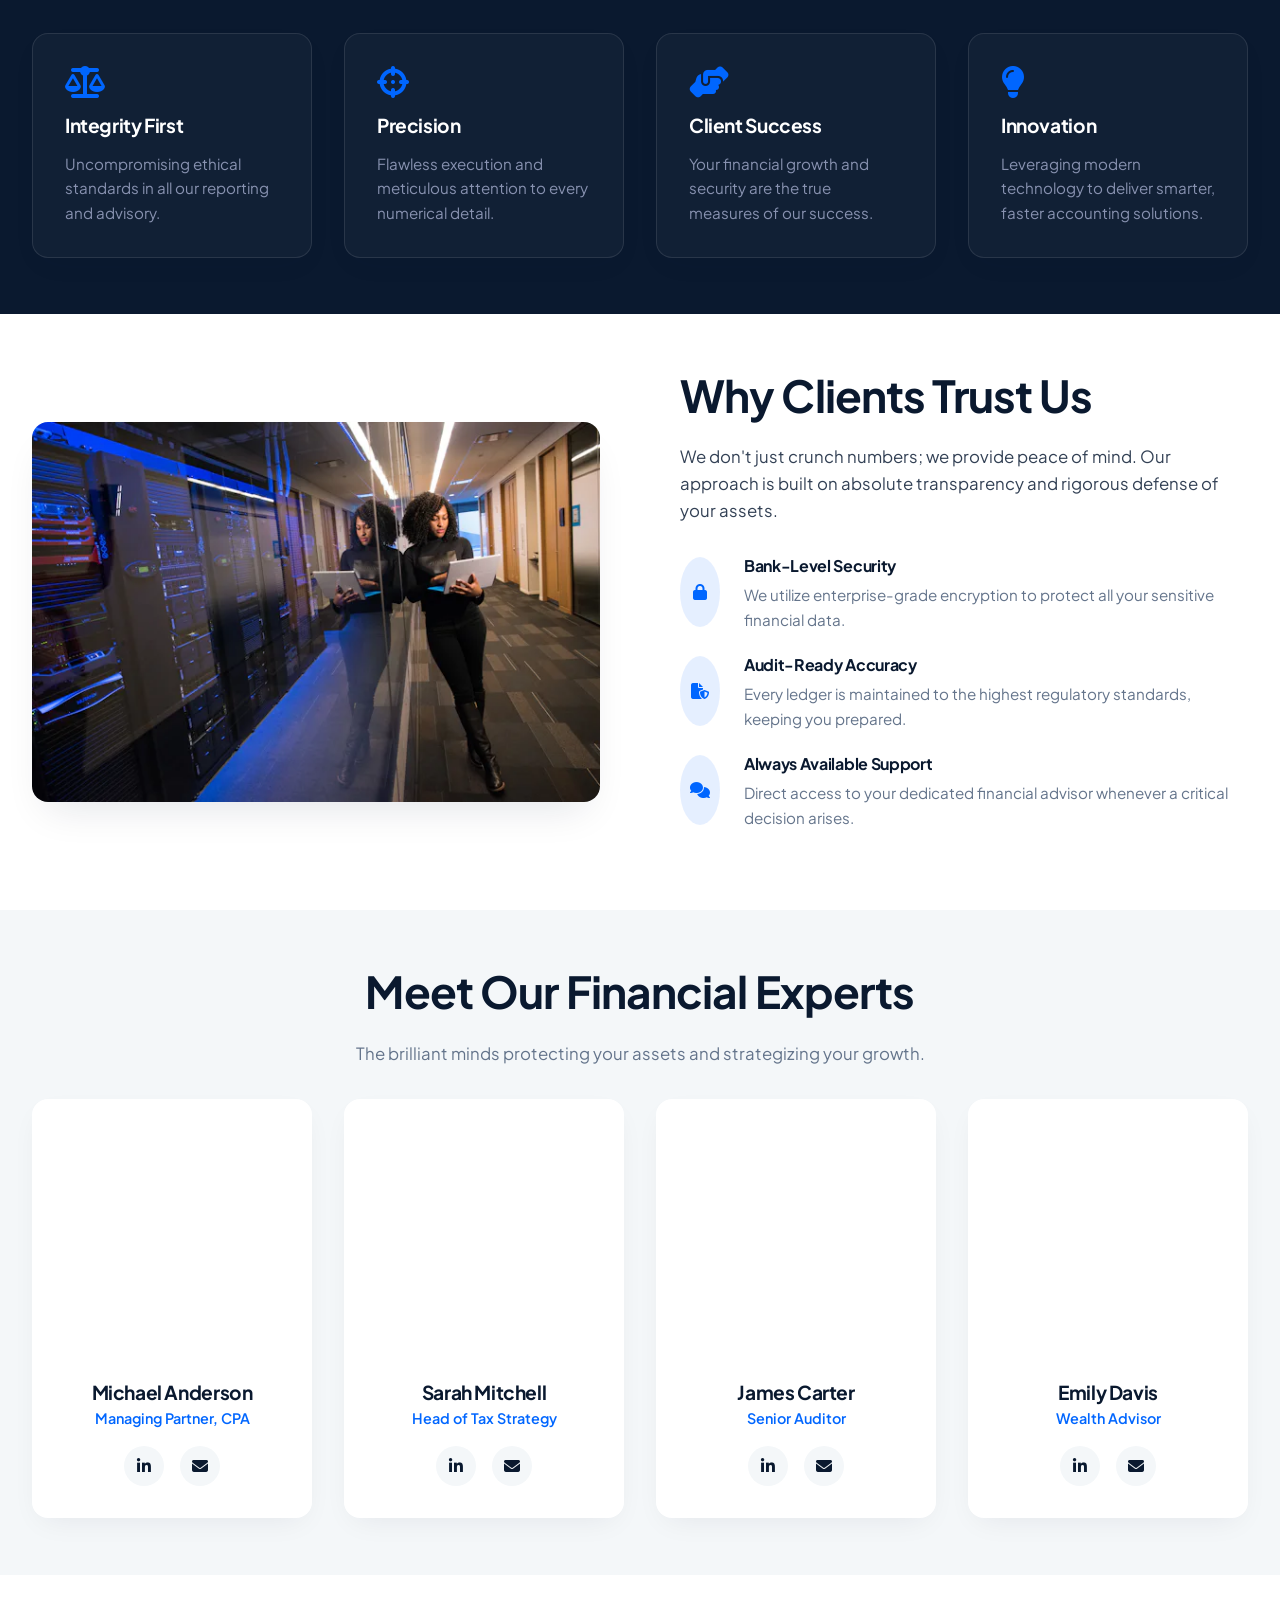
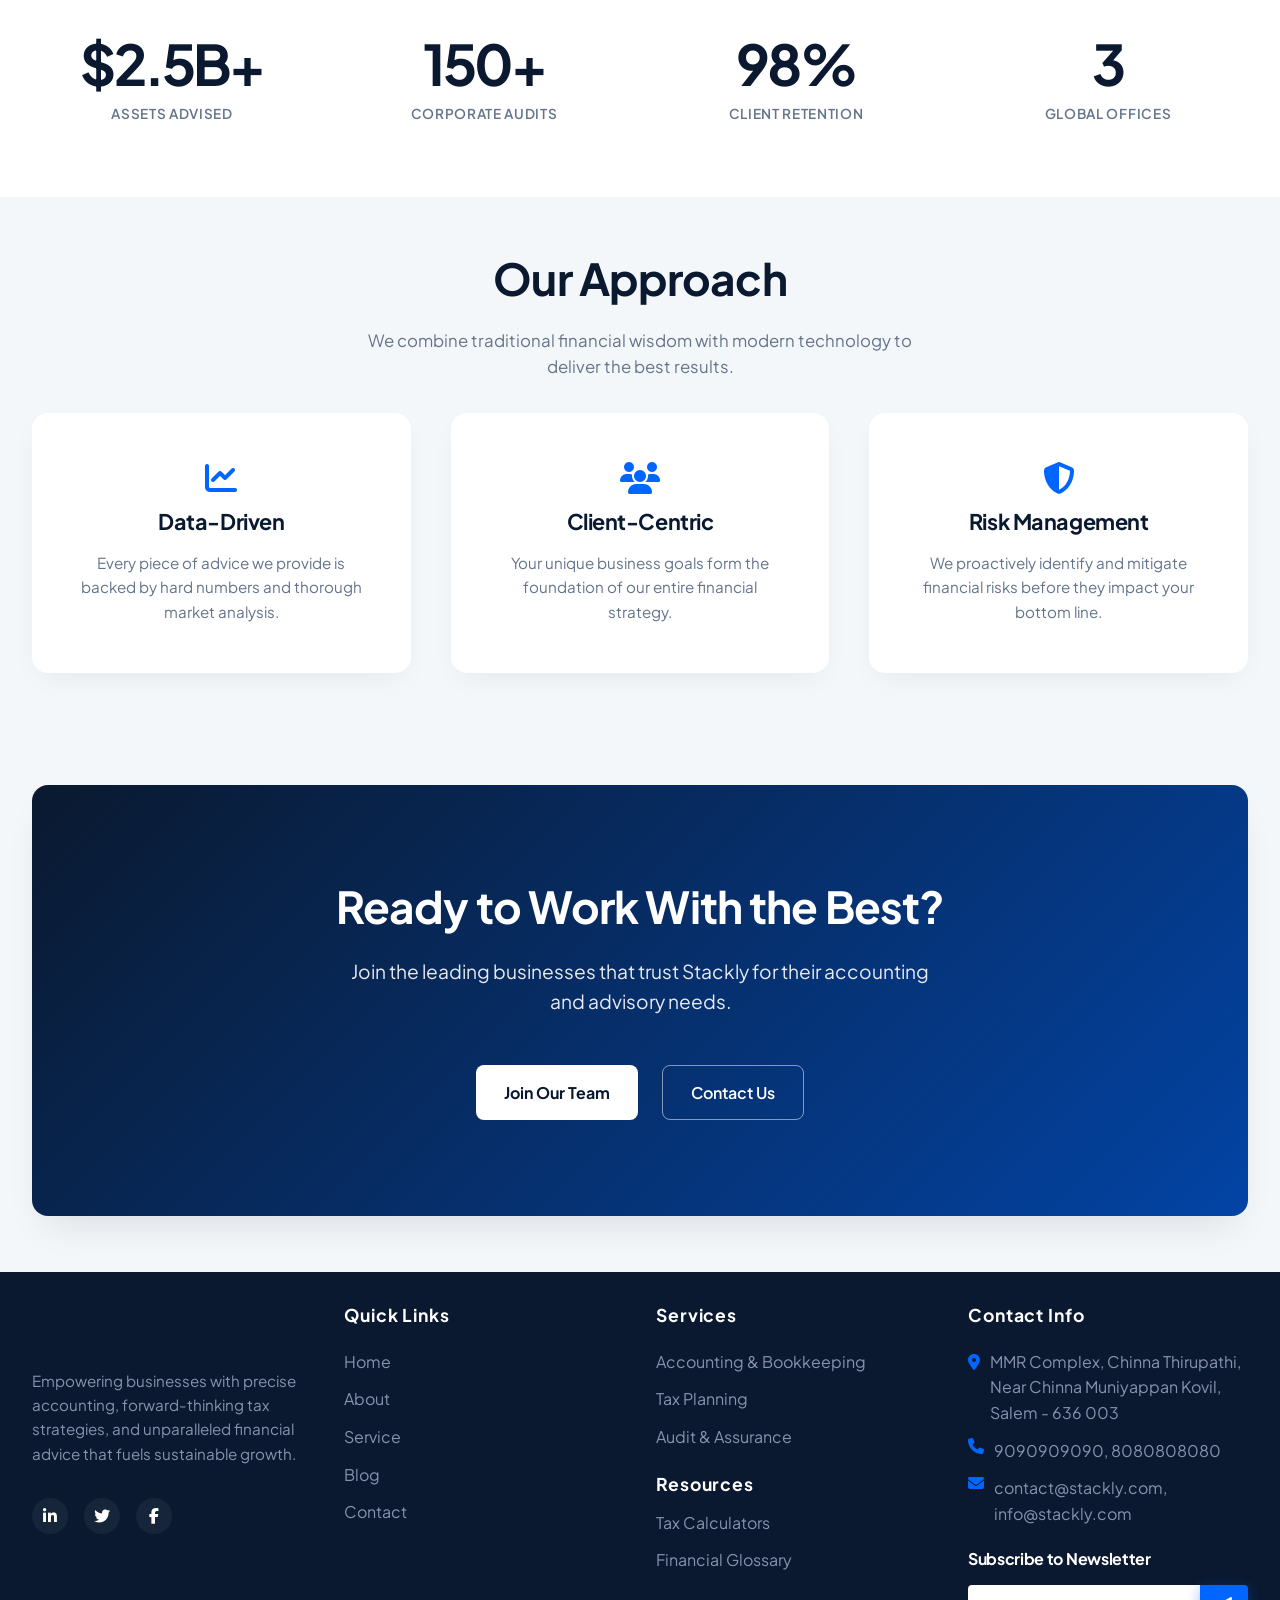
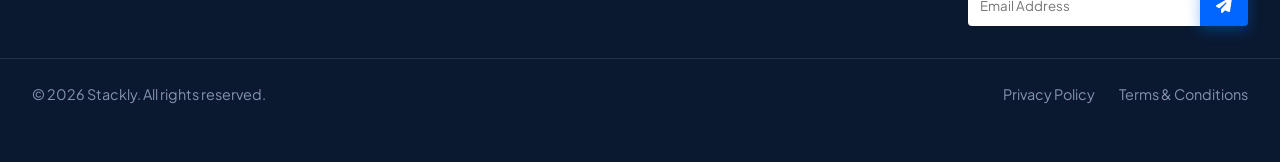
<file: about.html>
<!DOCTYPE html>

<html lang="en">
<head>
<meta charset="utf-8"/>
<meta content="width=device-width, initial-scale=1.0" name="viewport"/>
<title>About Us | Accounting</title>
<!-- Google Fonts -->
<link href="https://fonts.googleapis.com" rel="preconnect"/>
<link crossorigin="" href="https://fonts.gstatic.com" rel="preconnect"/>
<link href="https://fonts.googleapis.com/css2?family=Plus+Jakarta+Sans:wght@400;500;600;700;800&amp;display=swap" rel="stylesheet"/>
<!-- FontAwesome -->
<link href="https://cdnjs.cloudflare.com/ajax/libs/font-awesome/6.4.0/css/all.min.css" rel="stylesheet"/>
<!-- AOS Animation CSS -->
<link href="https://unpkg.com/aos@2.3.1/dist/aos.css" rel="stylesheet"/>
<!-- Custom CSS -->
<link href="css/style.css?v=3" rel="stylesheet"/>
</head>
<body class="preloader-active">

<!-- Preloader -->
<div id="preloader">
    <div class="ring-preloader-v2">
        <div class="progress-ring-container">
            <svg class="progress-ring" viewBox="0 0 100 100" preserveAspectRatio="xMidYMid meet">
                <circle class="progress-ring__background" stroke="#e2e8f0" stroke-width="5" fill="transparent" r="45" cx="50" cy="50"/>
                <circle class="progress-ring__circle" stroke="var(--primary)" stroke-width="5" fill="transparent" r="45" cx="50" cy="50"/>
            </svg>
            <div class="progress-text-v2"><span id="progress-percent">0</span>%</div>
        </div>
        <img src="logo-blue.webp" alt="Stackly Logo" class="preloader-logo-v2">
    </div>
    <script>
        (function(){
            let pct = document.getElementById('progress-percent');
            let start = null;
            function step(timestamp) {
                if (!start) start = timestamp;
                let progress = timestamp - start;
                let val = Math.min(Math.floor((progress / 1200) * 100), 100);
                if (pct) pct.innerText = val;
                if (progress < 1200) {
                    window.requestAnimationFrame(step);
                }
            }
            window.requestAnimationFrame(step);
        })();
    </script>
</div>

<!-- Header / Navbar -->
<header class="navbar">
<div class="container nav-container">
<a class="logo" href="index.html"><img alt="Logo" src="logo-blue.webp" class="responsive-logo"/></a>
<nav class="nav-links">
<div class="mobile-only-logo" style="margin-bottom: 2rem;">
    <a href="index.html"><img alt="Logo" src="logo-blue.webp" class="responsive-logo"/></a>
</div>

<a class="" href="index.html">Home</a>
<a class="active" href="about.html">About</a>
<a class="" href="services.html">Services</a>
<a class="" href="blog.html">Blog</a>
<a class="" href="contact.html">Contact</a>

<div class="mobile-only-btn" style="margin-top: auto; margin-bottom: 2rem; padding-top: 1rem; width: 100%;">
    <a class="btn btn-primary" href="login.html" style="width: 100%; text-align: center;">Login</a>
</div>
</nav>
<div class="nav-actions"><a class="btn btn-primary" href="login.html">Login</a></div>
<div class="mobile-toggle">
<i class="fa-solid fa-bars"></i>
</div>
</div>
</header>
<main>
<!-- 1. Hero -->
<section class="hero" style="min-height: 50vh; padding-top: 10rem;">
<div class="container" data-aos="fade-up" style="text-align:center;">
<h1>About Stackly</h1>
<p style="max-width: 600px; margin: 0 auto; font-size: 1.25rem;">We are a premium accounting firm dedicated to delivering exceptional financial clarity.</p>
</div>
</section>
<!-- 2. Company Story (Image Left, Text Right) -->
<section class="section section-white">
<div class="container grid-2">
<div data-aos="fade-right">
<img alt="Our Office" loading="lazy" src="images/stackly_img_1.webp" style="width:100%; border-radius:var(--radius-lg); box-shadow:var(--shadow-lg);"/>
</div>
<div data-aos="fade-left">
<span class="badge badge-success" style="margin-bottom:1rem; display:inline-block;">Our Story</span>
<h2>Building Financial Trust Since 2016</h2>
<p>Founded with the vision of modernizing financial consulting, Stackly has grown into a trusted partner for businesses nationwide.</p>
<p>We believe that accounting is more than just numbers—it's about providing the strategic insights you need to make powerful business decisions. Over the past decade, we have navigated complex tax codes and volatile markets to secure our clients' wealth.</p>
</div>
</div>
</section>
<!-- 3. Mission & Vision (Text Left, Image Right) -->
<section class="section section-light">
<div class="container grid-2">
<div data-aos="fade-right">
<span class="badge badge-warning" style="margin-bottom:1rem; display:inline-block;">Our Purpose</span>
<h2>Mission &amp; Vision</h2>
<div style="margin-bottom: 2rem;">
<h3 style="font-size:1.25rem; display:flex; align-items:center; gap:0.5rem;"><i class="fa-solid fa-bullseye" style="color:var(--accent);"></i> Our Mission</h3>
<p>To empower businesses with precise accounting, forward-thinking tax strategies, and unparalleled financial advice that fuels sustainable growth.</p>
</div>
<div>
<h3 style="font-size:1.25rem; display:flex; align-items:center; gap:0.5rem;"><i class="fa-solid fa-eye" style="color:var(--accent);"></i> Our Vision</h3>
<p>To be the most trusted financial consultancy brand, setting the industry standard for accuracy, integrity, and modern accounting intelligence.</p>
</div>
</div>
<div data-aos="fade-left">
<img alt="Vision Strategy" loading="lazy" src="images/stackly_img_2.webp" style="width:100%; border-radius:var(--radius-lg); box-shadow:var(--shadow-lg);"/>
</div>
</div>
</section>
<!-- 4. Core Values -->
<section class="section section-dark">
<div class="container">
<div data-aos="fade-up" style="text-align:center; margin-bottom: 2rem;">
<h2>Our Core Values</h2>
<p style="max-width:600px; margin:0 auto;">The principles that guide every ledger we balance and strategy we build.</p>
</div>
<div class="grid-4">
<div class="card" data-aos="fade-up" data-aos-delay="100" style="background:rgba(255,255,255,0.03); border:1px solid rgba(255,255,255,0.1); color:white; padding:2rem;">
<i class="shake-target fa-solid fa-scale-balanced" style="font-size:2rem; color:var(--accent); margin-bottom:1rem;"></i>
<h3 style="color:white; font-size:1.2rem;">Integrity First</h3>
<p style="color:#8892B0; margin:0; font-size:0.95rem;">Uncompromising ethical standards in all our reporting and advisory.</p>
</div>
<div class="card" data-aos="fade-up" data-aos-delay="200" style="background:rgba(255,255,255,0.03); border:1px solid rgba(255,255,255,0.1); color:white; padding:2rem;">
<i class="shake-target fa-solid fa-crosshairs" style="font-size:2rem; color:var(--accent); margin-bottom:1rem;"></i>
<h3 style="color:white; font-size:1.2rem;">Precision</h3>
<p style="color:#8892B0; margin:0; font-size:0.95rem;">Flawless execution and meticulous attention to every numerical detail.</p>
</div>
<div class="card" data-aos="fade-up" data-aos-delay="300" style="background:rgba(255,255,255,0.03); border:1px solid rgba(255,255,255,0.1); color:white; padding:2rem;">
<i class="shake-target fa-solid fa-handshake-angle" style="font-size:2rem; color:var(--accent); margin-bottom:1rem;"></i>
<h3 style="color:white; font-size:1.2rem;">Client Success</h3>
<p style="color:#8892B0; margin:0; font-size:0.95rem;">Your financial growth and security are the true measures of our success.</p>
</div>
<div class="card" data-aos="fade-up" data-aos-delay="400" style="background:rgba(255,255,255,0.03); border:1px solid rgba(255,255,255,0.1); color:white; padding:2rem;">
<i class="shake-target fa-solid fa-lightbulb" style="font-size:2rem; color:var(--accent); margin-bottom:1rem;"></i>
<h3 style="color:white; font-size:1.2rem;">Innovation</h3>
<p style="color:#8892B0; margin:0; font-size:0.95rem;">Leveraging modern technology to deliver smarter, faster accounting solutions.</p>
</div>
</div>
</div>
</section>
<!-- 5. Why Clients Trust Us (Image Left, Text Right) -->
<section class="section section-white">
<div class="container grid-2">
<div data-aos="fade-right">
<img alt="Client Trust" loading="lazy" src="images/stackly_img_3.webp" style="width:100%; border-radius:var(--radius-lg); box-shadow:var(--shadow-lg);"/>
</div>
<div>
<h2 data-aos="fade-left">Why Clients Trust Us</h2>
<p data-aos="fade-left" data-aos-delay="100">We don't just crunch numbers; we provide peace of mind. Our approach is built on absolute transparency and rigorous defense of your assets.</p>
<ul style="list-style:none; margin-top:2rem;">
<li data-aos="fade-left" data-aos-delay="200" style="margin-bottom:1.5rem; display:flex; gap:1.5rem; align-items:flex-start;">
<div style="width:40px; height: 70px; background:rgba(0,102,255,0.1); color:var(--accent); border-radius:50%; display:flex; align-items:center; justify-content:center; flex-shrink:0;">
<i class="fa-solid fa-lock"></i>
</div>
<div>
<h4 style="margin:0 0 0.5rem 0;">Bank-Level Security</h4>
<p style="margin:0; font-size:0.95rem; color:var(--text-light);">We utilize enterprise-grade encryption to protect all your sensitive financial data.</p>
</div>
</li>
<li data-aos="fade-left" data-aos-delay="300" style="margin-bottom:1.5rem; display:flex; gap:1.5rem; align-items:flex-start;">
<div style="width:40px; height: 70px; background:rgba(0,102,255,0.1); color:var(--accent); border-radius:50%; display:flex; align-items:center; justify-content:center; flex-shrink:0;">
<i class="fa-solid fa-file-shield"></i>
</div>
<div>
<h4 style="margin:0 0 0.5rem 0;">Audit-Ready Accuracy</h4>
<p style="margin:0; font-size:0.95rem; color:var(--text-light);">Every ledger is maintained to the highest regulatory standards, keeping you prepared.</p>
</div>
</li>
<li data-aos="fade-left" data-aos-delay="400" style="margin-bottom:1.5rem; display:flex; gap:1.5rem; align-items:flex-start;">
<div style="width:40px; height: 70px; background:rgba(0,102,255,0.1); color:var(--accent); border-radius:50%; display:flex; align-items:center; justify-content:center; flex-shrink:0;">
<i class="fa-solid fa-comments"></i>
</div>
<div>
<h4 style="margin:0 0 0.5rem 0;">Always Available Support</h4>
<p style="margin:0; font-size:0.95rem; color:var(--text-light);">Direct access to your dedicated financial advisor whenever a critical decision arises.</p>
</div>
</li>
</ul>
</div>
</div>
</section>
<!-- 6. Team / Financial Experts -->
<section class="section section-light">
<div class="container">
<div data-aos="fade-up" style="text-align:center; margin-bottom: 2rem;">
<h2>Meet Our Financial Experts</h2>
<p style="max-width:600px; margin:0 auto; color:var(--text-light);">The brilliant minds protecting your assets and strategizing your growth.</p>
</div>
<div class="grid-4">
<!-- Team Member 1 -->
<div class="card" data-aos="fade-up" data-aos-delay="100" style="padding:0; text-align:center; border:none;">
<img alt="Michael Anderson" loading="lazy" src="images/stackly_img_4.webp" style="width:100%; height:250px; object-fit:cover; border-radius: var(--radius-lg) var(--radius-lg) 0 0;"/>
<div style="padding:2rem;">
<h3 style="margin-bottom:0.25rem; font-size:1.2rem;">Michael Anderson</h3>
<p style="color:var(--accent); font-weight:600; font-size:0.9rem; margin-bottom:1rem;">Managing Partner, CPA</p>
<div class="social-links" style="justify-content:center;">
<a href="404.html" style="background:var(--bg-main); color:var(--primary);"><i class="fa-brands fa-linkedin-in"></i></a>
<a href="404.html" style="background:var(--bg-main); color:var(--primary);"><i class="fa-solid fa-envelope"></i></a>
</div>
</div>
</div>
<!-- Team Member 2 -->
<div class="card" data-aos="fade-up" data-aos-delay="200" style="padding:0; text-align:center; border:none;">
<img alt="Sarah Mitchell" loading="lazy" src="images/stackly_img_5.webp" style="width:100%; height:250px; object-fit:cover; border-radius: var(--radius-lg) var(--radius-lg) 0 0;"/>
<div style="padding:2rem;">
<h3 style="margin-bottom:0.25rem; font-size:1.2rem;">Sarah Mitchell</h3>
<p style="color:var(--accent); font-weight:600; font-size:0.9rem; margin-bottom:1rem;">Head of Tax Strategy</p>
<div class="social-links" style="justify-content:center;">
<a href="404.html" style="background:var(--bg-main); color:var(--primary);"><i class="fa-brands fa-linkedin-in"></i></a>
<a href="404.html" style="background:var(--bg-main); color:var(--primary);"><i class="fa-solid fa-envelope"></i></a>
</div>
</div>
</div>
<!-- Team Member 3 -->
<div class="card" data-aos="fade-up" data-aos-delay="300" style="padding:0; text-align:center; border:none;">
<img alt="James Carter" loading="lazy" src="images/stackly_img_6.webp" style="width:100%; height:250px; object-fit:cover; border-radius: var(--radius-lg) var(--radius-lg) 0 0;"/>
<div style="padding:2rem;">
<h3 style="margin-bottom:0.25rem; font-size:1.2rem;">James Carter</h3>
<p style="color:var(--accent); font-weight:600; font-size:0.9rem; margin-bottom:1rem;">Senior Auditor</p>
<div class="social-links" style="justify-content:center;">
<a href="404.html" style="background:var(--bg-main); color:var(--primary);"><i class="fa-brands fa-linkedin-in"></i></a>
<a href="404.html" style="background:var(--bg-main); color:var(--primary);"><i class="fa-solid fa-envelope"></i></a>
</div>
</div>
</div>
<!-- Team Member 4 -->
<div class="card" data-aos="fade-up" data-aos-delay="400" style="padding:0; text-align:center; border:none;">
<img alt="Emily Davis" loading="lazy" src="images/stackly_img_7.webp" style="width:100%; height:250px; object-fit:cover; border-radius: var(--radius-lg) var(--radius-lg) 0 0;"/>
<div style="padding:2rem;">
<h3 style="margin-bottom:0.25rem; font-size:1.2rem;">Emily Davis</h3>
<p style="color:var(--accent); font-weight:600; font-size:0.9rem; margin-bottom:1rem;">Wealth Advisor</p>
<div class="social-links" style="justify-content:center;">
<a href="404.html" style="background:var(--bg-main); color:var(--primary);"><i class="fa-brands fa-linkedin-in"></i></a>
<a href="404.html" style="background:var(--bg-main); color:var(--primary);"><i class="fa-solid fa-envelope"></i></a>
</div>
</div>
</div>
</div>
</div>
</section>
<!-- 7. Company Statistics -->
<section class="section section-white">
<div class="container grid-4" data-aos="fade-up">
<div class="stat-item">
<h2 data-target="2.5">$2.5B+</h2>
<p>Assets Advised</p>
</div>
<div class="stat-item">
<h2 data-target="150">150+</h2>
<p>Corporate Audits</p>
</div>
<div class="stat-item">
<h2 data-target="98">98%</h2>
<p>Client Retention</p>
</div>
<div class="stat-item">
<h2 data-target="3">3</h2>
<p>Global Offices</p>
</div>
</div>
</section>
<!-- 8. Our Approach -->
<section class="section section-light">
<div class="container" data-aos="fade-up">
<div style="text-align:center; margin-bottom: 2rem;">
<h2>Our Approach</h2>
<p style="max-width:600px; margin:0 auto; color:var(--text-light);">We combine traditional financial wisdom with modern technology to deliver the best results.</p>
</div>
<div class="grid-3">
<div class="card" style="text-align:center;">
<i class="fa-solid fa-chart-line" style="font-size:2rem; color:var(--accent); margin-bottom:1rem;"></i>
<h3>Data-Driven</h3>
<p style="color:var(--text-light); font-size:0.95rem;">Every piece of advice we provide is backed by hard numbers and thorough market analysis.</p>
</div>
<div class="card" style="text-align:center;">
<i class="fa-solid fa-users" style="font-size:2rem; color:var(--accent); margin-bottom:1rem;"></i>
<h3>Client-Centric</h3>
<p style="color:var(--text-light); font-size:0.95rem;">Your unique business goals form the foundation of our entire financial strategy.</p>
</div>
<div class="card" style="text-align:center;">
<i class="fa-solid fa-shield-halved" style="font-size:2rem; color:var(--accent); margin-bottom:1rem;"></i>
<h3>Risk Management</h3>
<p style="color:var(--text-light); font-size:0.95rem;">We proactively identify and mitigate financial risks before they impact your bottom line.</p>
</div>
</div>
</div>
</section>

<!-- 9. CTA -->
<section class="section">
<div class="container">
<div class="bg-animated" data-aos="zoom-in" style="text-align:center; padding: 6rem 3rem; border-radius:var(--radius-lg); box-shadow:var(--shadow-lg);">
<h2 style="color:white;">Ready to Work With the Best?</h2>
<p style="margin-bottom:3rem; font-size:1.2rem; max-width:600px; margin-left:auto; margin-right:auto; color:rgba(255,255,255,0.9);">Join the leading businesses that trust Stackly for their accounting and advisory needs.</p>
<div style="display:flex; gap:1.5rem; justify-content:center; flex-wrap:wrap;">
<a class="btn btn-white" href="contact.html" style="color:var(--primary); font-weight:700;">Join Our Team</a>
<a class="btn btn-outline" href="contact.html" style="color:white; border-color:rgba(255,255,255,0.5);">Contact Us</a>
</div>
</div>
</div>
</section>
</main>
<!-- Footer -->
<footer class="footer" style="background-color: #0A192F; color: white; padding-top: 2rem;">
<div class="container grid-4">
<!-- Col 1: Logo & Info -->
<div>
<a class="logo" href="index.html" style="color:white; margin-bottom:1.5rem; display:flex; align-items:center; gap:0.5rem; font-size:1.5rem; font-weight:700; text-decoration:none;"><img alt="Logo" src="logo-blue.webp" class="responsive-logo"/></a>
<p style="color:#8892B0; margin-bottom:2rem; font-size:0.95rem; line-height:1.6;">Empowering businesses with precise accounting, forward-thinking tax strategies, and unparalleled financial advice that fuels sustainable growth.</p>
<div class="social-links" style="display:flex; gap:1rem;">
<a aria-label="Visit our social media" href="404.html" onmouseout="this.style.background='rgba(255,255,255,0.05)'" onmouseover="this.style.background='var(--primary)'" style="width:36px; height:36px; background:rgba(255,255,255,0.05); color:white; border-radius:50%; display:flex; align-items:center; justify-content:center; text-decoration:none; transition:0.2s;"><i class="fa-brands fa-linkedin-in"></i></a>
<a aria-label="Visit our social media" href="404.html" onmouseout="this.style.background='rgba(255,255,255,0.05)'" onmouseover="this.style.background='var(--primary)'" style="width:36px; height:36px; background:rgba(255,255,255,0.05); color:white; border-radius:50%; display:flex; align-items:center; justify-content:center; text-decoration:none; transition:0.2s;"><i class="fa-brands fa-twitter"></i></a>
<a href="404.html" onmouseout="this.style.background='rgba(255,255,255,0.05)'" onmouseover="this.style.background='var(--primary)'" style="width:36px; height:36px; background:rgba(255,255,255,0.05); color:white; border-radius:50%; display:flex; align-items:center; justify-content:center; text-decoration:none; transition:0.2s;"><i class="fa-brands fa-facebook-f"></i></a>
</div>
</div>
<!-- Col 2: Quick Links -->
<div>
<h4 style="color:white; margin-bottom:1.5rem; font-size:1.1rem; letter-spacing:0.05em;">Quick Links</h4>
<ul style="list-style:none; padding:0; margin:0;"><li style="margin-bottom:0.75rem;"><a href="index.html" onmouseout="this.style.color='#8892B0'" onmouseover="this.style.color='var(--accent)'" style="color:#8892B0; text-decoration:none; transition:0.2s;">Home</a></li><li style="margin-bottom:0.75rem;"><a href="about.html" onmouseout="this.style.color='#8892B0'" onmouseover="this.style.color='var(--accent)'" style="color:#8892B0; text-decoration:none; transition:0.2s;">About</a></li><li style="margin-bottom:0.75rem;"><a href="services.html" onmouseout="this.style.color='#8892B0'" onmouseover="this.style.color='var(--accent)'" style="color:#8892B0; text-decoration:none; transition:0.2s;">Service</a></li><li style="margin-bottom:0.75rem;"><a href="blog.html" onmouseout="this.style.color='#8892B0'" onmouseover="this.style.color='var(--accent)'" style="color:#8892B0; text-decoration:none; transition:0.2s;">Blog</a></li><li style="margin-bottom:0.75rem;"><a href="contact.html" onmouseout="this.style.color='#8892B0'" onmouseover="this.style.color='var(--accent)'" style="color:#8892B0; text-decoration:none; transition:0.2s;">Contact</a></li></ul>
</div>
<!-- Col 3: Services & Resources -->
<div>
<h4 style="color:white; margin-bottom:1.5rem; font-size:1.1rem; letter-spacing:0.05em;">Services</h4>
<ul style="list-style:none; padding:0; margin:0; margin-bottom:1.5rem;">
<li style="margin-bottom:0.75rem;"><a href="404.html" onmouseout="this.style.color='#8892B0'" onmouseover="this.style.color='var(--accent)'" style="color:#8892B0; text-decoration:none; transition:0.2s;">Accounting &amp; Bookkeeping</a></li>
<li style="margin-bottom:0.75rem;"><a href="404.html" onmouseout="this.style.color='#8892B0'" onmouseover="this.style.color='var(--accent)'" style="color:#8892B0; text-decoration:none; transition:0.2s;">Tax Planning</a></li>
<li style="margin-bottom:0.75rem;"><a href="404.html" onmouseout="this.style.color='#8892B0'" onmouseover="this.style.color='var(--accent)'" style="color:#8892B0; text-decoration:none; transition:0.2s;">Audit &amp; Assurance</a></li>
</ul>
<h4 style="color:white; margin-bottom:1rem; font-size:1.1rem; letter-spacing:0.05em;">Resources</h4>
<ul style="list-style:none; padding:0; margin:0;">
<li style="margin-bottom:0.75rem;"><a href="404.html" onmouseout="this.style.color='#8892B0'" onmouseover="this.style.color='var(--accent)'" style="color:#8892B0; text-decoration:none; transition:0.2s;">Tax Calculators</a></li>
<li style="margin-bottom:0.75rem;"><a href="404.html" onmouseout="this.style.color='#8892B0'" onmouseover="this.style.color='var(--accent)'" style="color:#8892B0; text-decoration:none; transition:0.2s;">Financial Glossary</a></li>
</ul>
</div>
<!-- Col 4: Contact & Newsletter -->
<div>
<h4 style="color:white; margin-bottom:1.5rem; font-size:1.1rem; letter-spacing:0.05em;">Contact Info</h4>
<ul style="list-style:none; padding:0; margin:0; margin-bottom:1.5rem;">
<li style="display:flex; gap:10px; color:#8892B0; margin-bottom:0.75rem; align-items:flex-start;"><i class="fa-solid fa-location-dot" style="margin-top:5px; color:var(--accent);"></i>  MMR Complex, Chinna Thirupathi, Near Chinna Muniyappan Kovil, Salem - 636 003</li>
<li style="display:flex; gap:10px; color:#8892B0; margin-bottom:0.75rem; align-items:flex-start;"><i class="fa-solid fa-phone" style="color:var(--accent);"></i> 9090909090, 8080808080</li>
<li style="display:flex; gap:10px; color:#8892B0; align-items:flex-start;"><i class="fa-solid fa-envelope" style="color:var(--accent);"></i> contact@stackly.com, info@stackly.com</li>
</ul>
<h4 style="color:white; margin-bottom:1rem; font-size:1rem;">Subscribe to Newsletter</h4>
<form data-success-action="404" novalidate="novalidate" style="display:flex;">
<input aria-label="Email Address for Newsletter" data-custom-required="true" id="dynamicField_about_1" placeholder="Email Address" style="padding:0.75rem; border:none; outline:none; border-radius:4px 0 0 4px; flex:1; font-family:inherit;" type="email"/>
<button aria-label="Subscribe to newsletter" class="btn btn-primary" style="border-radius:0 4px 4px 0; padding:0.75rem 1rem; flex-shrink:0;" type="submit"><i class="fa-solid fa-paper-plane"></i></button>
</form>
</div>
</div>
<!-- Bottom Bar -->
<div style="border-top: 1px solid rgba(255,255,255,0.1); margin-top: 2rem; padding: 1.5rem 0;">
<div class="container" style="display:flex; justify-content:space-between; align-items:center; flex-wrap:wrap; gap:1rem;">
<p style="color:#8892B0; margin:0; font-size:0.9rem;">© 2026 Stackly. All rights reserved.</p>
<div style="display:flex; gap:1.5rem;">
<a href="404.html" onclick="window.location.href='404.html'; return false;" onmouseout="this.style.color='#8892B0'" onmouseover="this.style.color='white'" style="color:#8892B0; text-decoration:none; font-size:0.9rem; transition:0.2s;">Privacy Policy</a>
<a href="404.html" onclick="window.location.href='404.html'; return false;" onmouseout="this.style.color='#8892B0'" onmouseover="this.style.color='white'" style="color:#8892B0; text-decoration:none; font-size:0.9rem; transition:0.2s;">Terms &amp; Conditions</a>
</div>
</div>
</div>
</footer>
<!-- AOS Animation JS -->
<script src="https://unpkg.com/aos@2.3.1/dist/aos.js"></script>
<!-- Custom JS -->
<script src="js/main.js"></script>
</body>
</html>
</file>
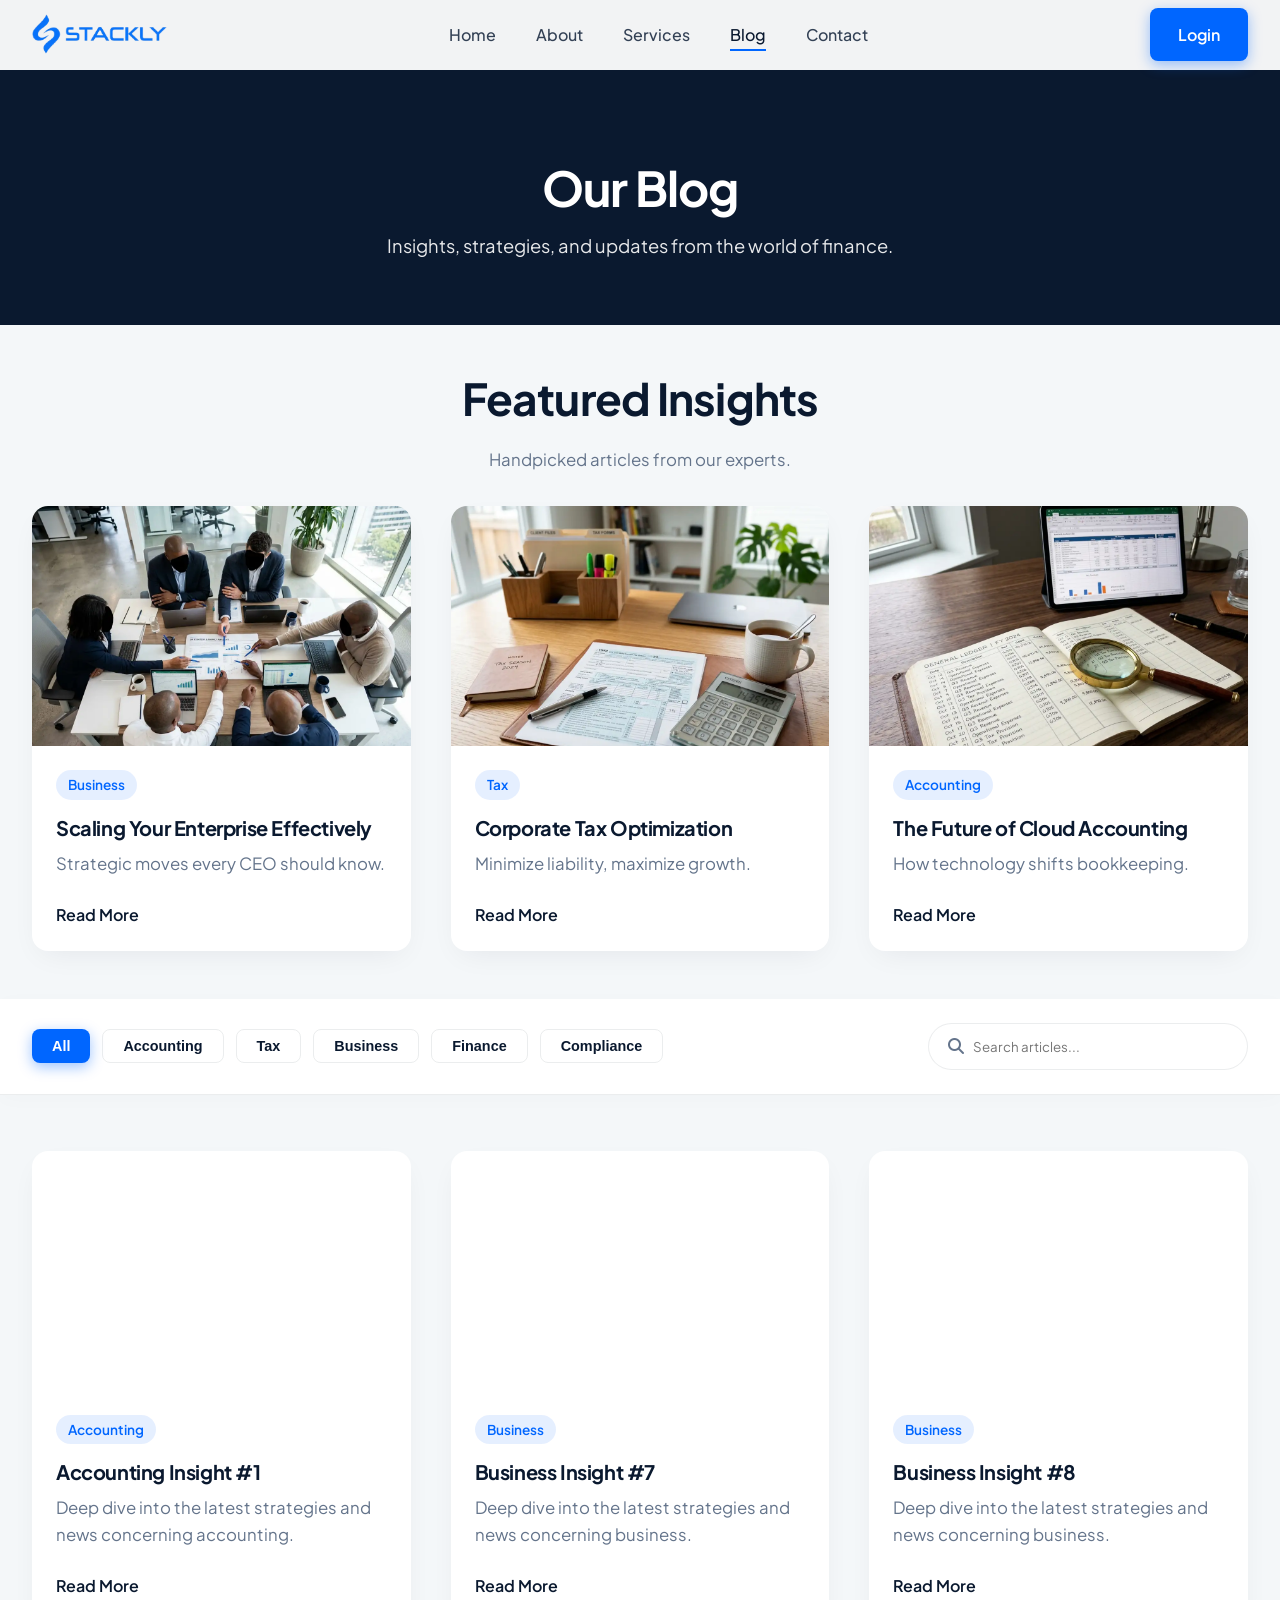
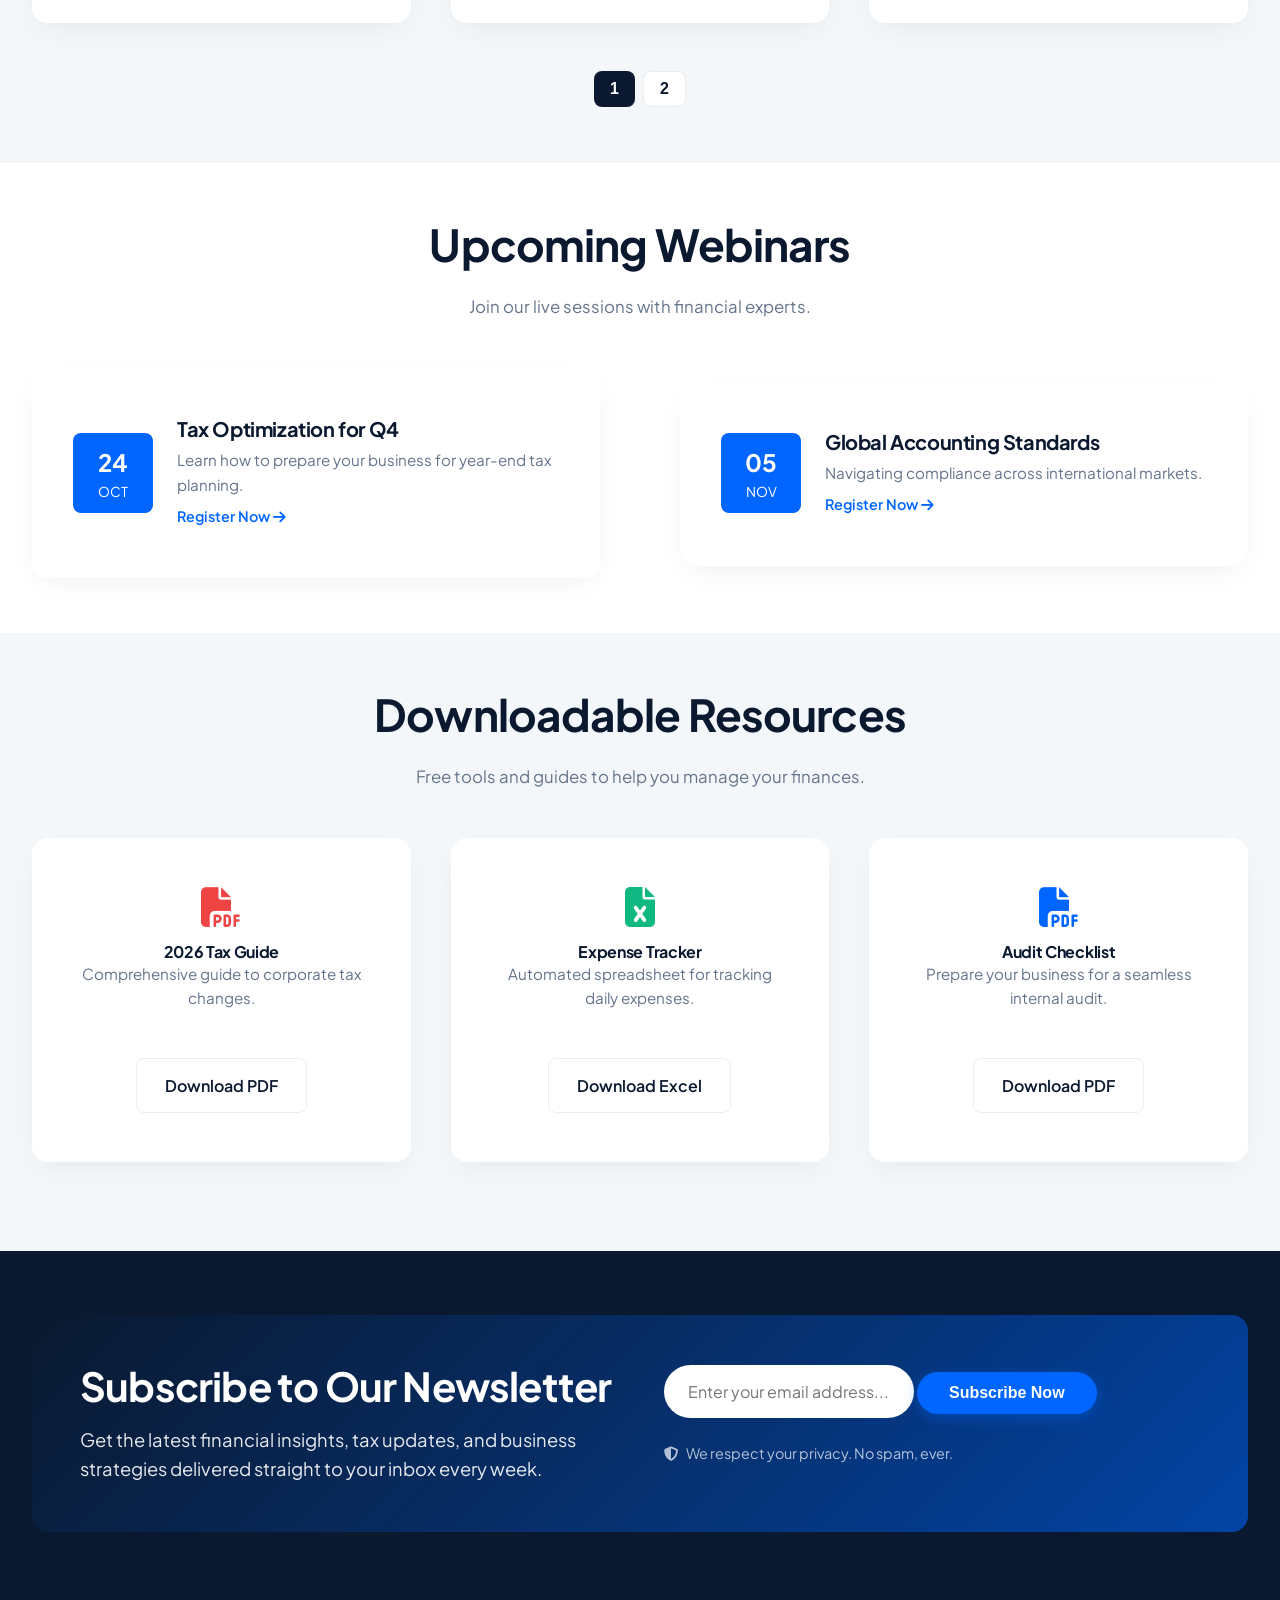
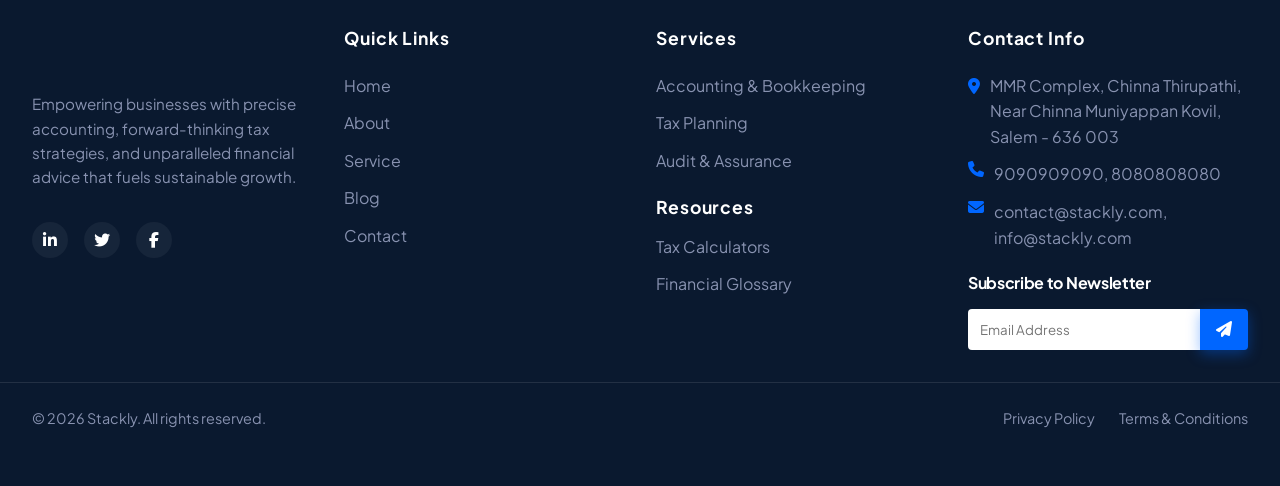
<file: blog.html>
<!DOCTYPE html>

<html lang="en">
<head>
<meta charset="utf-8"/>
<meta content="width=device-width, initial-scale=1.0" name="viewport"/>
<title>Blog | Accounting</title>
<!-- Google Fonts -->
<link href="https://fonts.googleapis.com" rel="preconnect"/>
<link crossorigin="" href="https://fonts.gstatic.com" rel="preconnect"/>
<link href="https://fonts.googleapis.com/css2?family=Plus+Jakarta+Sans:wght@400;500;600;700;800&amp;display=swap" rel="stylesheet"/>
<!-- FontAwesome -->
<link href="https://cdnjs.cloudflare.com/ajax/libs/font-awesome/6.4.0/css/all.min.css" rel="stylesheet"/>
<!-- AOS Animation CSS -->
<link href="https://unpkg.com/aos@2.3.1/dist/aos.css" rel="stylesheet"/>
<!-- Custom CSS -->
<link href="css/style.css?v=3" rel="stylesheet"/>
</head>
<body class="preloader-active">

<!-- Preloader -->
<div id="preloader">
    <div class="ring-preloader-v2">
        <div class="progress-ring-container">
            <svg class="progress-ring" viewBox="0 0 100 100" preserveAspectRatio="xMidYMid meet">
                <circle class="progress-ring__background" stroke="#e2e8f0" stroke-width="5" fill="transparent" r="45" cx="50" cy="50"/>
                <circle class="progress-ring__circle" stroke="var(--primary)" stroke-width="5" fill="transparent" r="45" cx="50" cy="50"/>
            </svg>
            <div class="progress-text-v2"><span id="progress-percent">0</span>%</div>
        </div>
        <img src="logo-blue.webp" alt="Stackly Logo" class="preloader-logo-v2">
    </div>
    <script>
        (function(){
            let pct = document.getElementById('progress-percent');
            let start = null;
            function step(timestamp) {
                if (!start) start = timestamp;
                let progress = timestamp - start;
                let val = Math.min(Math.floor((progress / 1200) * 100), 100);
                if (pct) pct.innerText = val;
                if (progress < 1200) {
                    window.requestAnimationFrame(step);
                }
            }
            window.requestAnimationFrame(step);
        })();
    </script>
</div>

<header class="navbar">
<div class="container nav-container">
<a class="logo" href="index.html"><img alt="Logo" src="logo-blue.webp" class="responsive-logo"/></a>
<nav class="nav-links">
<div class="mobile-only-logo" style="margin-bottom: 2rem;">
    <a href="index.html"><img alt="Logo" src="logo-blue.webp" class="responsive-logo"/></a>
</div>

<a class="" href="index.html">Home</a>
<a class="" href="about.html">About</a>
<a class="" href="services.html">Services</a>
<a class="active" href="blog.html">Blog</a>
<a class="" href="contact.html">Contact</a>

<div class="mobile-only-btn" style="margin-top: auto; margin-bottom: 2rem; padding-top: 1rem; width: 100%;">
    <a class="btn btn-primary" href="login.html" style="width: 100%; text-align: center;">Login</a>
</div>
</nav>
<div class="nav-actions"><a class="btn btn-primary" href="login.html">Login</a></div>
<div class="mobile-toggle">
<i class="fa-solid fa-bars"></i>
</div>
</div>
</header>
<main>
<!-- Page Header -->
<section class="section section-primary" style="background: var(--primary); padding: 10rem 0 4rem 0; text-align:center;">
<div class="container">
<h1 style="color:white; font-size:3rem; margin-bottom:1rem;">Our Blog</h1>
<p style="color:rgba(255,255,255,0.9); font-size:1.15rem; max-width:600px; margin:0 auto;">Insights, strategies, and updates from the world of finance.</p>
</div>
</section>
<!-- 2. Featured Articles (Static Top 3) -->
<section class="section section-light" style="padding-top:3rem; padding-bottom:3rem;">
<div class="container">
<div style="text-align:center; margin-bottom: 2rem;">
<h2>Featured Insights</h2>
<p style="color:var(--text-light);">Handpicked articles from our experts.</p>
</div>
<div class="grid-3">
<!-- Business -->
<div class="card" style="padding:0; border:none; overflow:hidden;">
<img alt="Business" onerror="this.src='images/stackly_img_2.webp'" src="images/business_meeting.webp" style="width:100%; height: 240px; object-fit: cover; object-position: center top;"/>
<div style="padding:1.5rem; display:flex; flex-direction:column;">
<span class="badge" style="background:rgba(0,102,255,0.1); color:var(--accent); align-self:flex-start; padding:4px 12px; border-radius:99px; font-weight:600; font-size:0.85rem; margin-bottom:1rem;">Business</span>
<h3 style="font-size:1.25rem; margin-bottom:0.75rem;">Scaling Your Enterprise Effectively</h3>
<p style="color:var(--text-light); margin-bottom:1.5rem;">Strategic moves every CEO should know.</p>
<a class="card-link" href="404.html" onclick="window.location.href='404.html'; return false;">Read More</a>
</div>
</div>
<!-- Tax -->
<div class="card" style="padding:0; border:none; overflow:hidden;">
<img alt="Tax" onerror="this.src='images/stackly_img_2.webp'" src="images/tax_calculator.webp" style="width:100%; height: 240px; object-fit: cover; object-position: center top;"/>
<div style="padding:1.5rem; display:flex; flex-direction:column;">
<span class="badge" style="background:rgba(0,102,255,0.1); color:var(--accent); align-self:flex-start; padding:4px 12px; border-radius:99px; font-weight:600; font-size:0.85rem; margin-bottom:1rem;">Tax</span>
<h3 style="font-size:1.25rem; margin-bottom:0.75rem;">Corporate Tax Optimization</h3>
<p style="color:var(--text-light); margin-bottom:1.5rem;">Minimize liability, maximize growth.</p>
<a class="card-link" href="404.html" onclick="window.location.href='404.html'; return false;">Read More</a>
</div>
</div>
<!-- Accounting -->
<div class="card" style="padding:0; border:none; overflow:hidden;">
<img alt="Accounting" onerror="this.src='images/stackly_img_2.webp'" src="images/accounting_ledger.webp" style="width:100%; height: 240px; object-fit: cover; object-position: center top;"/>
<div style="padding:1.5rem; display:flex; flex-direction:column;">
<span class="badge" style="background:rgba(0,102,255,0.1); color:var(--accent); align-self:flex-start; padding:4px 12px; border-radius:99px; font-weight:600; font-size:0.85rem; margin-bottom:1rem;">Accounting</span>
<h3 style="font-size:1.25rem; margin-bottom:0.75rem;">The Future of Cloud Accounting</h3>
<p style="color:var(--text-light); margin-bottom:1.5rem;">How technology shifts bookkeeping.</p>
<a class="card-link" href="404.html" onclick="window.location.href='404.html'; return false;">Read More</a>
</div>
</div>
</div>
</div>
</section>
<!-- 3. Category Filters & Search -->
<section style="padding: 1.5rem 0; border-bottom: 1px solid var(--border); background:rgba(255,255,255,0.95); backdrop-filter:blur(10px); position:sticky; top:75px; z-index:100; box-shadow:0 4px 20px rgba(0,0,0,0.02);">
<div class="container" style="display:flex; justify-content:space-between; align-items:center; flex-wrap:wrap; gap:1.5rem;">
<div style="display:flex; gap:0.75rem; flex-wrap:wrap; flex:1;">
<button class="btn btn-primary" id="btn-All" onclick="filterCategory('All')" style="padding: 0.5rem 1.25rem; font-size:0.9rem;">All</button>
<button class="btn btn-outline" id="btn-Accounting" onclick="filterCategory('Accounting')" style="padding: 0.5rem 1.25rem; font-size:0.9rem;">Accounting</button>
<button class="btn btn-outline" id="btn-Tax" onclick="filterCategory('Tax')" style="padding: 0.5rem 1.25rem; font-size:0.9rem;">Tax</button>
<button class="btn btn-outline" id="btn-Business" onclick="filterCategory('Business')" style="padding: 0.5rem 1.25rem; font-size:0.9rem;">Business</button>
<button class="btn btn-outline" id="btn-Finance" onclick="filterCategory('Finance')" style="padding: 0.5rem 1.25rem; font-size:0.9rem;">Finance</button>
<button class="btn btn-outline" id="btn-Compliance" onclick="filterCategory('Compliance')" style="padding: 0.5rem 1.25rem; font-size:0.9rem;">Compliance</button>
</div>
<div style="flex:0 1 320px; position:relative;">
<input class="form-control" id="blogSearchInput" onkeyup="searchArticles(event)" placeholder="Search articles..." style="padding-left:2.75rem; width:100%; border-radius:99px;" type="text"/>
<i class="fa-solid fa-search" style="position:absolute; left:1.25rem; top:50%; transform:translateY(-50%); color:var(--text-light);"></i>
</div>
</div>
</section>
<!-- 4. Dynamic Blog Grid -->
<section class="section section-light">
<div class="container">
<div class="grid-3" id="blogGrid"></div>
<div id="noResults" style="display:none; text-align:center; padding: 4rem 0; font-size: 1.5rem; color: var(--text-light);">This content is not available</div>
<div id="pagination" style="display:flex; justify-content:center; gap:0.5rem; margin-top:3rem;"></div>
</div>
</section>
<!-- Additional Section 1: Upcoming Webinars -->
<section class="section section-white">
<div class="container" data-aos="fade-up">
<div style="text-align:center; margin-bottom: 3rem;">
<h2>Upcoming Webinars</h2>
<p style="color:var(--text-light); max-width:600px; margin:0 auto;">Join our live sessions with financial experts.</p>
</div>
<div class="grid-2">
<div class="card" style="display:flex; gap:1.5rem; align-items:center;">
<div style="width:80px; height:80px; background:var(--accent); color:white; border-radius:var(--radius); display:flex; flex-direction:column; align-items:center; justify-content:center; flex-shrink:0;">
<span style="font-size:1.5rem; font-weight:700;">24</span>
<span style="font-size:0.85rem; text-transform:uppercase;">Oct</span>
</div>
<div>
<h4 style="margin:0 0 0.5rem 0; font-size:1.25rem;">Tax Optimization for Q4</h4>
<p style="margin:0; color:var(--text-light); font-size:0.95rem;">Learn how to prepare your business for year-end tax planning.</p>
<a href="404.html" style="font-size:0.9rem; font-weight:600; margin-top:0.5rem; display:inline-block;">Register Now <i class="fa-solid fa-arrow-right"></i></a>
</div>
</div>
<div class="card" style="display:flex; gap:1.5rem; align-items:center;">
<div style="width:80px; height:80px; background:var(--accent); color:white; border-radius:var(--radius); display:flex; flex-direction:column; align-items:center; justify-content:center; flex-shrink:0;">
<span style="font-size:1.5rem; font-weight:700;">05</span>
<span style="font-size:0.85rem; text-transform:uppercase;">Nov</span>
</div>
<div>
<h4 style="margin:0 0 0.5rem 0; font-size:1.25rem;">Global Accounting Standards</h4>
<p style="margin:0; color:var(--text-light); font-size:0.95rem;">Navigating compliance across international markets.</p>
<a href="404.html" style="font-size:0.9rem; font-weight:600; margin-top:0.5rem; display:inline-block;">Register Now <i class="fa-solid fa-arrow-right"></i></a>
</div>
</div>
</div>
</div>
</section>

<!-- Additional Section 2: Financial Resources -->
<section class="section section-light">
<div class="container" data-aos="fade-up">
<div style="text-align:center; margin-bottom: 3rem;">
<h2>Downloadable Resources</h2>
<p style="color:var(--text-light); max-width:600px; margin:0 auto;">Free tools and guides to help you manage your finances.</p>
</div>
<div class="grid-3">
<div class="card" style="text-align:center;">
<i class="fa-solid fa-file-pdf" style="font-size:2.5rem; color:var(--error); margin-bottom:1rem;"></i>
<h4>2026 Tax Guide</h4>
<p style="color:var(--text-light); font-size:0.95rem;">Comprehensive guide to corporate tax changes.</p>
<a class="btn btn-outline" href="404.html" style="margin-top:1rem;">Download PDF</a>
</div>
<div class="card" style="text-align:center;">
<i class="fa-solid fa-file-excel" style="font-size:2.5rem; color:var(--success); margin-bottom:1rem;"></i>
<h4>Expense Tracker</h4>
<p style="color:var(--text-light); font-size:0.95rem;">Automated spreadsheet for tracking daily expenses.</p>
<a class="btn btn-outline" href="404.html" style="margin-top:1rem;">Download Excel</a>
</div>
<div class="card" style="text-align:center;">
<i class="fa-solid fa-file-pdf" style="font-size:2.5rem; color:var(--accent); margin-bottom:1rem;"></i>
<h4>Audit Checklist</h4>
<p style="color:var(--text-light); font-size:0.95rem;">Prepare your business for a seamless internal audit.</p>
<a class="btn btn-outline" href="404.html" style="margin-top:1rem;">Download PDF</a>
</div>
</div>
</div>
</section>

<!-- Newsletter / CTA -->
<section class="section section-primary" style="background:var(--primary); padding:4rem 0; margin-top:2rem;">
<div class="container">
<div class="bg-animated" data-aos="zoom-in" style="padding: 3rem; border-radius:var(--radius-lg); display:flex; flex-wrap:wrap; align-items:center; gap:3rem;">
<div style="flex:1 1 400px; color:white;">
<h2 style="color:white; margin-bottom:1rem; font-size:2.5rem;">Subscribe to Our Newsletter</h2>
<p style="font-size:1.15rem; color:rgba(255,255,255,0.9); margin:0; line-height:1.6;">Get the latest financial insights, tax updates, and business strategies delivered straight to your inbox every week.</p>
</div>
<div style="flex:1 1 400px;">
<form data-success-action="404" novalidate="novalidate" class="newsletter-form">
<input data-custom-required="true" id="dynamicField_blog_newsletter_1" placeholder="Enter your email address..." style="flex:1; border:none; padding:1rem 1.5rem; outline:none; font-family:inherit; font-size:1rem; border-radius:99px; color:var(--primary);" type="email"/>

<button class="btn btn-primary" style="white-space:nowrap; border-radius:99px; padding: 0.75rem 2rem;" type="submit">Subscribe Now</button>
</form>
<p style="color:rgba(255,255,255,0.7); font-size:0.9rem; margin-top:1.5rem; display:flex; align-items:center; gap:0.5rem;"><i class="fa-solid fa-shield-halved"></i> We respect your privacy. No spam, ever.</p>
</div>
</div>
</div>
</section>
</main>
<footer class="footer" style="background-color: #0A192F; color: white; padding-top: 2rem;">
<div class="container grid-4">
<!-- Col 1: Logo & Info -->
<div>
<a class="logo" href="index.html" style="color:white; margin-bottom:1.5rem; display:flex; align-items:center; gap:0.5rem; font-size:1.5rem; font-weight:700; text-decoration:none;"><img alt="Logo" src="logo-blue.webp" class="responsive-logo"/></a>
<p style="color:#8892B0; margin-bottom:2rem; font-size:0.95rem; line-height:1.6;">Empowering businesses with precise accounting, forward-thinking tax strategies, and unparalleled financial advice that fuels sustainable growth.</p>
<div class="social-links" style="display:flex; gap:1rem;">
<a aria-label="Visit our social media" href="404.html" onmouseout="this.style.background='rgba(255,255,255,0.05)'" onmouseover="this.style.background='var(--primary)'" style="width:36px; height:36px; background:rgba(255,255,255,0.05); color:white; border-radius:50%; display:flex; align-items:center; justify-content:center; text-decoration:none; transition:0.2s;"><i class="fa-brands fa-linkedin-in"></i></a>
<a aria-label="Visit our social media" href="404.html" onmouseout="this.style.background='rgba(255,255,255,0.05)'" onmouseover="this.style.background='var(--primary)'" style="width:36px; height:36px; background:rgba(255,255,255,0.05); color:white; border-radius:50%; display:flex; align-items:center; justify-content:center; text-decoration:none; transition:0.2s;"><i class="fa-brands fa-twitter"></i></a>
<a href="404.html" onmouseout="this.style.background='rgba(255,255,255,0.05)'" onmouseover="this.style.background='var(--primary)'" style="width:36px; height:36px; background:rgba(255,255,255,0.05); color:white; border-radius:50%; display:flex; align-items:center; justify-content:center; text-decoration:none; transition:0.2s;"><i class="fa-brands fa-facebook-f"></i></a>
</div>
</div>
<!-- Col 2: Quick Links -->
<div>
<h4 style="color:white; margin-bottom:1.5rem; font-size:1.1rem; letter-spacing:0.05em;">Quick Links</h4>
<ul style="list-style:none; padding:0; margin:0;"><li style="margin-bottom:0.75rem;"><a href="index.html" onmouseout="this.style.color='#8892B0'" onmouseover="this.style.color='var(--accent)'" style="color:#8892B0; text-decoration:none; transition:0.2s;">Home</a></li><li style="margin-bottom:0.75rem;"><a href="about.html" onmouseout="this.style.color='#8892B0'" onmouseover="this.style.color='var(--accent)'" style="color:#8892B0; text-decoration:none; transition:0.2s;">About</a></li><li style="margin-bottom:0.75rem;"><a href="services.html" onmouseout="this.style.color='#8892B0'" onmouseover="this.style.color='var(--accent)'" style="color:#8892B0; text-decoration:none; transition:0.2s;">Service</a></li><li style="margin-bottom:0.75rem;"><a href="blog.html" onmouseout="this.style.color='#8892B0'" onmouseover="this.style.color='var(--accent)'" style="color:#8892B0; text-decoration:none; transition:0.2s;">Blog</a></li><li style="margin-bottom:0.75rem;"><a href="contact.html" onmouseout="this.style.color='#8892B0'" onmouseover="this.style.color='var(--accent)'" style="color:#8892B0; text-decoration:none; transition:0.2s;">Contact</a></li></ul>
</div>
<!-- Col 3: Services & Resources -->
<div>
<h4 style="color:white; margin-bottom:1.5rem; font-size:1.1rem; letter-spacing:0.05em;">Services</h4>
<ul style="list-style:none; padding:0; margin:0; margin-bottom:1.5rem;">
<li style="margin-bottom:0.75rem;"><a href="404.html" onmouseout="this.style.color='#8892B0'" onmouseover="this.style.color='var(--accent)'" style="color:#8892B0; text-decoration:none; transition:0.2s;">Accounting &amp; Bookkeeping</a></li>
<li style="margin-bottom:0.75rem;"><a href="404.html" onmouseout="this.style.color='#8892B0'" onmouseover="this.style.color='var(--accent)'" style="color:#8892B0; text-decoration:none; transition:0.2s;">Tax Planning</a></li>
<li style="margin-bottom:0.75rem;"><a href="404.html" onmouseout="this.style.color='#8892B0'" onmouseover="this.style.color='var(--accent)'" style="color:#8892B0; text-decoration:none; transition:0.2s;">Audit &amp; Assurance</a></li>
</ul>
<h4 style="color:white; margin-bottom:1rem; font-size:1.1rem; letter-spacing:0.05em;">Resources</h4>
<ul style="list-style:none; padding:0; margin:0;">
<li style="margin-bottom:0.75rem;"><a href="404.html" onmouseout="this.style.color='#8892B0'" onmouseover="this.style.color='var(--accent)'" style="color:#8892B0; text-decoration:none; transition:0.2s;">Tax Calculators</a></li>
<li style="margin-bottom:0.75rem;"><a href="404.html" onmouseout="this.style.color='#8892B0'" onmouseover="this.style.color='var(--accent)'" style="color:#8892B0; text-decoration:none; transition:0.2s;">Financial Glossary</a></li>
</ul>
</div>
<!-- Col 4: Contact & Newsletter -->
<div>
<h4 style="color:white; margin-bottom:1.5rem; font-size:1.1rem; letter-spacing:0.05em;">Contact Info</h4>
<ul style="list-style:none; padding:0; margin:0; margin-bottom:1.5rem;">
<li style="display:flex; gap:10px; color:#8892B0; margin-bottom:0.75rem; align-items:flex-start;"><i class="fa-solid fa-location-dot" style="margin-top:5px; color:var(--accent);"></i>  MMR Complex, Chinna Thirupathi, Near Chinna Muniyappan Kovil, Salem - 636 003</li>
<li style="display:flex; gap:10px; color:#8892B0; margin-bottom:0.75rem; align-items:flex-start;"><i class="fa-solid fa-phone" style="color:var(--accent);"></i> 9090909090, 8080808080</li>
<li style="display:flex; gap:10px; color:#8892B0; align-items:flex-start;"><i class="fa-solid fa-envelope" style="color:var(--accent);"></i> contact@stackly.com, info@stackly.com</li>
</ul>
<h4 style="color:white; margin-bottom:1rem; font-size:1rem;">Subscribe to Newsletter</h4>
<form data-success-action="404" novalidate="novalidate" style="display:flex;">
<input aria-label="Email Address for Newsletter" data-custom-required="true" id="dynamicField_index_1" placeholder="Email Address" style="padding:0.75rem; border:none; outline:none; border-radius:4px 0 0 4px; flex:1; font-family:inherit;" type="email"/>
<button aria-label="Subscribe to newsletter" class="btn btn-primary" style="border-radius:0 4px 4px 0; padding:0.75rem 1rem; flex-shrink:0;" type="submit"><i class="fa-solid fa-paper-plane"></i></button>
</form>
</div>
</div>
<!-- Bottom Bar -->
<div style="border-top: 1px solid rgba(255,255,255,0.1); margin-top: 2rem; padding: 1.5rem 0;">
<div class="container" style="display:flex; justify-content:space-between; align-items:center; flex-wrap:wrap; gap:1rem;">
<p style="color:#8892B0; margin:0; font-size:0.9rem;">© 2026 Stackly. All rights reserved.</p>
<div style="display:flex; gap:1.5rem;">
<a href="404.html" onclick="window.location.href='404.html'; return false;" onmouseout="this.style.color='#8892B0'" onmouseover="this.style.color='white'" style="color:#8892B0; text-decoration:none; font-size:0.9rem; transition:0.2s;">Privacy Policy</a>
<a href="404.html" onclick="window.location.href='404.html'; return false;" onmouseout="this.style.color='#8892B0'" onmouseover="this.style.color='white'" style="color:#8892B0; text-decoration:none; font-size:0.9rem; transition:0.2s;">Terms &amp; Conditions</a>
</div>
</div>
</div>
</footer>
<!-- JS Engine -->
<script>
    const articles = [
    { id: 1, category: 'Accounting', title: 'Accounting Insight #1', desc: 'Deep dive into the latest strategies and news concerning accounting.', img: 'images/accounting_ledger.webp' },
    { id: 2, category: 'Accounting', title: 'Accounting Insight #2', desc: 'Deep dive into the latest strategies and news concerning accounting.', img: 'images/accounting_calculator.webp' },
    { id: 3, category: 'Accounting', title: 'Accounting Insight #3', desc: 'Deep dive into the latest strategies and news concerning accounting.', img: 'images/accounting_balance_sheet.webp' },
    { id: 4, category: 'Tax', title: 'Tax Insight #4', desc: 'Deep dive into the latest strategies and news concerning tax.', img: 'images/tax_calculator.webp' },
    { id: 5, category: 'Tax', title: 'Tax Insight #5', desc: 'Deep dive into the latest strategies and news concerning tax.', img: 'images/tax_forms.webp' },
    { id: 6, category: 'Tax', title: 'Tax Insight #6', desc: 'Deep dive into the latest strategies and news concerning tax.', img: 'images/tax_folders.webp' },
    { id: 7, category: 'Business', title: 'Business Insight #7', desc: 'Deep dive into the latest strategies and news concerning business.', img: 'images/business_charts.webp' },
    { id: 8, category: 'Business', title: 'Business Insight #8', desc: 'Deep dive into the latest strategies and news concerning business.', img: 'images/business_meeting.webp' },
    { id: 9, category: 'Business', title: 'Business Insight #9', desc: 'Deep dive into the latest strategies and news concerning business.', img: 'images/business_strategy.webp' },
    { id: 10, category: 'Finance', title: 'Finance Insight #10', desc: 'Deep dive into the latest strategies and news concerning finance.', img: 'images/finance_growth.webp' },
    { id: 11, category: 'Finance', title: 'Finance Insight #11', desc: 'Deep dive into the latest strategies and news concerning finance.', img: 'images/finance_dashboard.webp' },
    { id: 12, category: 'Finance', title: 'Finance Insight #12', desc: 'Deep dive into the latest strategies and news concerning finance.', img: 'images/finance_coins.webp' },
    { id: 13, category: 'Compliance', title: 'Compliance Insight #13', desc: 'Deep dive into the latest strategies and news concerning compliance.', img: 'images/compliance_checklist.webp' },
    { id: 14, category: 'Compliance', title: 'Compliance Insight #14', desc: 'Deep dive into the latest strategies and news concerning compliance.', img: 'images/stackly_unique_2.webp' },
    { id: 15, category: 'Compliance', title: 'Compliance Insight #15', desc: 'Deep dive into the latest strategies and news concerning compliance.', img: 'images/stackly_unique_3.webp' }
];

    // For the "All" tab when not searching, show 6 specific items
    const defaultAllArticles = [
        articles.find(a => a.id === 1), // Accounting
        articles.find(a => a.id === 7), // Business
        articles.find(a => a.id === 8), // Business
        articles.find(a => a.id === 4), // Tax
        articles.find(a => a.id === 10), // Finance
        articles.find(a => a.id === 13)  // Compliance
    ];

    let currentCategory = 'All';
    let currentSearch = '';
    let currentPage = 1;
    const itemsPerPage = 3;

    function renderGrid() {
        const grid = document.getElementById('blogGrid');
        const noRes = document.getElementById('noResults');
        const pag = document.getElementById('pagination');
        
        let dataToFilter = [];
        
        // If Category is 'All' and NO search is active, show the default 6 items
        if (currentCategory === 'All' && currentSearch.trim() === '') {
            dataToFilter = defaultAllArticles;
        } else if (currentCategory === 'All' && currentSearch.trim() !== '') {
            dataToFilter = articles; // search across all
        } else {
            // Specific category
            dataToFilter = articles.filter(a => a.category === currentCategory);
        }
        
        // Apply search filter
        let filtered = dataToFilter.filter(a => {
            let searchMatch = a.title.toLowerCase().includes(currentSearch.toLowerCase()) || a.desc.toLowerCase().includes(currentSearch.toLowerCase());
            return searchMatch;
        });

        // Do not redirect to 404 here! Instead show local empty state.
        if (filtered.length === 0) {
            grid.style.display = 'none';
            pag.style.display = 'none';
            noRes.style.display = 'block';
        } else {
            grid.style.display = 'grid';
            pag.style.display = 'flex';
            noRes.style.display = 'none';
        }

        const totalPages = Math.ceil(filtered.length / itemsPerPage);
        if(currentPage > totalPages && totalPages > 0) currentPage = totalPages;
        
        const start = (currentPage - 1) * itemsPerPage;
        const currentData = filtered.slice(start, start + itemsPerPage);

        grid.innerHTML = '';
        currentData.forEach(article => {
            const card = document.createElement('div');
            card.className = 'card';
            card.style = 'padding:0; border:none; overflow:hidden; display:flex; flex-direction:column;';
            card.innerHTML = `
                <img src="${article.img}" alt="${article.title}" style="width:100%; height: 240px; object-fit: cover; object-position: center top;" onerror="this.src='images/stackly_img_2.webp'">
                <div style="padding: 1.5rem; display:flex; flex-direction:column; flex:1;">
                    <span class="badge" style="background:rgba(0,102,255,0.1); color:var(--accent); align-self:flex-start; padding:4px 12px; border-radius:99px; font-weight:600; font-size:0.85rem; margin-bottom:1rem;">${article.category}</span>
                    <h3 style="font-size:1.25rem; margin-bottom:0.75rem;">${article.title}</h3>
                    <p style="color:var(--text-light); margin-bottom:1.5rem; flex:1;">${article.desc}</p>
                    <a href="404.html" onclick="window.location.href='404.html'; return false;" class="card-link">Read More</a>
                </div>
            `;
            grid.appendChild(card);
        });

        pag.innerHTML = '';
        for (let i = 1; i <= totalPages; i++) {
            const btn = document.createElement('button');
            btn.innerText = i;
            btn.className = 'btn';
            btn.style = i === currentPage 
                ? 'padding: 0.5rem 1rem; background: var(--primary); color: white; border: none; cursor:pointer;'
                : 'padding: 0.5rem 1rem; background: var(--bg-white); color: var(--primary); border: 1px solid var(--border); cursor:pointer;';
            
            btn.onclick = () => {
                currentPage = i;
                renderGrid();
                window.scrollTo({top: document.getElementById('blogGrid').offsetTop - 150, behavior: 'smooth'});
            };
            pag.appendChild(btn);
        }
    }

    function filterCategory(cat) {
        currentCategory = cat;
        currentPage = 1;
        document.getElementById('blogSearchInput').value = ''; // clear search on category change
        currentSearch = '';
        
        const buttons = document.querySelectorAll('section[style*="position:sticky"] button');
        buttons.forEach(b => {
            if(b.innerText.trim() === cat) {
                b.className = 'btn btn-primary';
            } else {
                b.className = 'btn btn-outline';
            }
        });
        renderGrid();
    }

    function searchArticles(event) {
        currentSearch = event.target.value;
        currentPage = 1;
        renderGrid();
        
        // Only redirect to 404 when Enter is pressed and there are NO results
        if (event.key === 'Enter') {
            let dataToFilter = currentCategory === 'All' ? articles : articles.filter(a => a.category === currentCategory);
            let filtered = dataToFilter.filter(a => a.title.toLowerCase().includes(currentSearch.toLowerCase()) || a.desc.toLowerCase().includes(currentSearch.toLowerCase()));
            
            if (filtered.length === 0) {
                window.location.href = '404.html';
            }
        }
    }

    document.addEventListener('DOMContentLoaded', () => {
        renderGrid();
    });
</script>
<!-- AOS Animation JS -->
<script src="https://unpkg.com/aos@2.3.1/dist/aos.js"></script>
<!-- Custom JS -->
<script src="js/main.js"></script>
</body>
</html>
</file>
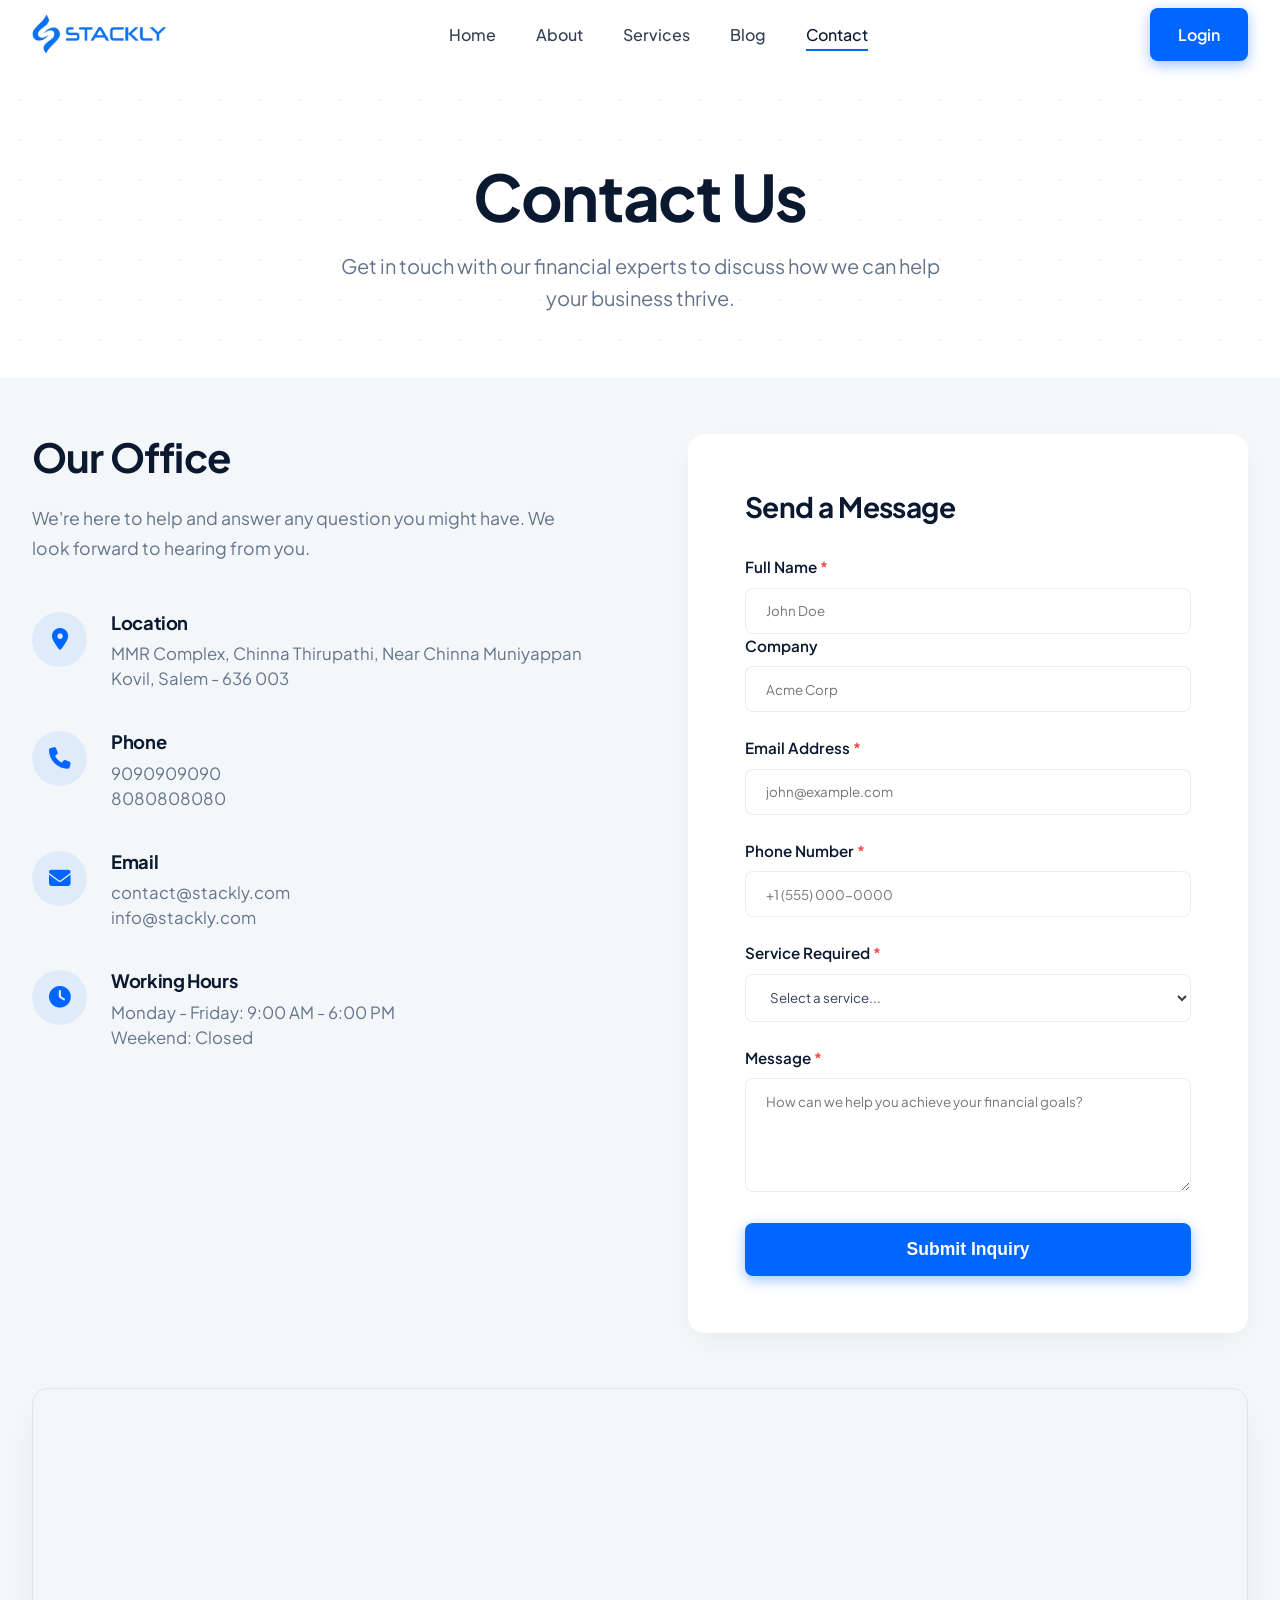
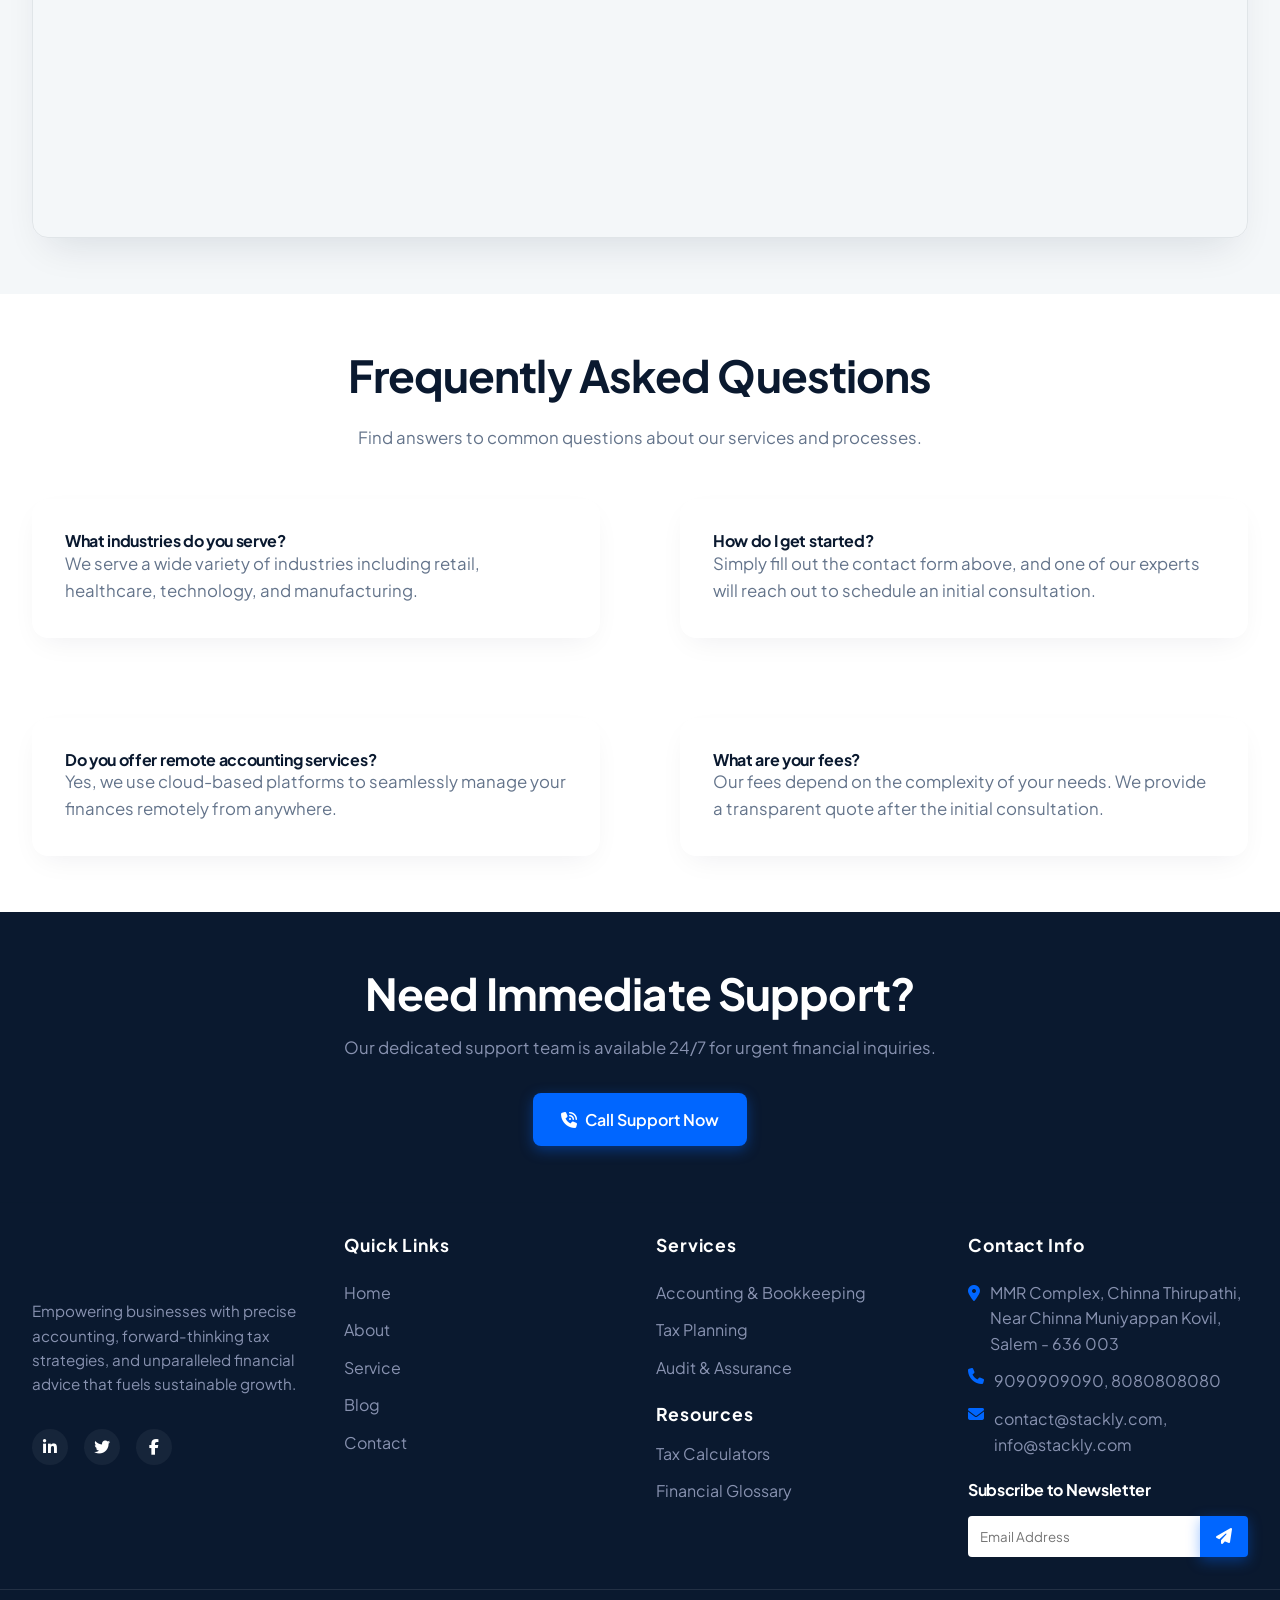
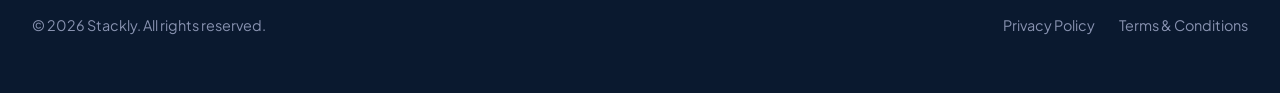
<file: contact.html>
<!DOCTYPE html>

<html lang="en">
<head>
<meta charset="utf-8"/>
<meta content="width=device-width, initial-scale=1.0" name="viewport"/>
<title>Contact | Accounting</title>
<!-- Google Fonts -->
<link href="https://fonts.googleapis.com" rel="preconnect"/>
<link crossorigin="" href="https://fonts.gstatic.com" rel="preconnect"/>
<link href="https://fonts.googleapis.com/css2?family=Plus+Jakarta+Sans:wght@400;500;600;700;800&amp;display=swap" rel="stylesheet"/>
<!-- FontAwesome -->
<link href="https://cdnjs.cloudflare.com/ajax/libs/font-awesome/6.4.0/css/all.min.css" rel="stylesheet"/>
<!-- AOS Animation CSS -->
<link href="https://unpkg.com/aos@2.3.1/dist/aos.css" rel="stylesheet"/>
<!-- Custom CSS -->
<link href="css/style.css?v=3" rel="stylesheet"/>
</head>
<body class="preloader-active">

<!-- Preloader -->
<div id="preloader">
    <div class="ring-preloader-v2">
        <div class="progress-ring-container">
            <svg class="progress-ring" viewBox="0 0 100 100" preserveAspectRatio="xMidYMid meet">
                <circle class="progress-ring__background" stroke="#e2e8f0" stroke-width="5" fill="transparent" r="45" cx="50" cy="50"/>
                <circle class="progress-ring__circle" stroke="var(--primary)" stroke-width="5" fill="transparent" r="45" cx="50" cy="50"/>
            </svg>
            <div class="progress-text-v2"><span id="progress-percent">0</span>%</div>
        </div>
        <img src="logo-blue.webp" alt="Stackly Logo" class="preloader-logo-v2">
    </div>
    <script>
        (function(){
            let pct = document.getElementById('progress-percent');
            let start = null;
            function step(timestamp) {
                if (!start) start = timestamp;
                let progress = timestamp - start;
                let val = Math.min(Math.floor((progress / 1200) * 100), 100);
                if (pct) pct.innerText = val;
                if (progress < 1200) {
                    window.requestAnimationFrame(step);
                }
            }
            window.requestAnimationFrame(step);
        })();
    </script>
</div>

<!-- Header / Navbar -->
<header class="navbar">
<div class="container nav-container">
<a class="logo" href="index.html"><img alt="Logo" src="logo-blue.webp" class="responsive-logo"/></a>
<nav class="nav-links">
<div class="mobile-only-logo" style="margin-bottom: 2rem;">
    <a href="index.html"><img alt="Logo" src="logo-blue.webp" class="responsive-logo"/></a>
</div>

<a class="" href="index.html">Home</a>
<a class="" href="about.html">About</a>
<a class="" href="services.html">Services</a>
<a class="" href="blog.html">Blog</a>
<a class="active" href="contact.html">Contact</a>

<div class="mobile-only-btn" style="margin-top: auto; margin-bottom: 2rem; padding-top: 1rem; width: 100%;">
    <a class="btn btn-primary" href="login.html" style="width: 100%; text-align: center;">Login</a>
</div>
</nav>
<div class="nav-actions"><a class="btn btn-primary" href="login.html">Login</a></div>
<div class="mobile-toggle">
<i class="fa-solid fa-bars"></i>
</div>
</div>
</header>
<main>
<!-- Hero -->
<section class="hero" style="min-height: 40vh; padding-top: 10rem; background-color: var(--bg-white); background-image: radial-gradient(var(--border) 1px, transparent 1px); background-size: 40px 40px; display: flex; align-items: center;">
<div class="container" data-aos="fade-up" style="text-align:center;">
<h1 style="font-size:4rem; margin-bottom:1rem;">Contact Us</h1>
<p style="max-width: 600px; margin: 0 auto; font-size: 1.25rem; color:var(--text-light);">Get in touch with our financial experts to discuss how we can help your business thrive.</p>
</div>
</section>
<!-- Main Contact Section -->
<section class="section section-light">
<div class="container grid-2" style="align-items:flex-start; gap:6rem;">
<!-- Left: Info -->
<div data-aos="fade-right">
<h2 style="font-size:2.5rem;">Our Office</h2>
<p style="margin-bottom:3rem; color:var(--text-light); font-size:1.1rem; line-height:1.7;">We're here to help and answer any question you might have. We look forward to hearing from you.</p>
<div style="display:flex; gap:1.5rem; margin-bottom:2.5rem; align-items:flex-start;">
<div style="width:55px; height:55px; background:rgba(0,102,255,0.08); border-radius:50%; display:flex; align-items:center; justify-content:center; color:var(--accent); font-size:1.35rem; flex-shrink:0;">
<i class="fa-solid fa-location-dot"></i></div>
<div>
<h4 style="margin:0 0 0.5rem 0; font-size:1.15rem; color:var(--primary);">Location</h4>
<p style="margin:0; color:var(--text-light); font-size:1.05rem; line-height:1.5;">MMR Complex, Chinna Thirupathi, Near Chinna Muniyappan Kovil, Salem - 636 003</p>
</div>
</div>
<div style="display:flex; gap:1.5rem; margin-bottom:2.5rem; align-items:flex-start;">
<div style="width:55px; height:55px; background:rgba(0,102,255,0.08); border-radius:50%; display:flex; align-items:center; justify-content:center; color:var(--accent); font-size:1.35rem; flex-shrink:0;">
<i class="fa-solid fa-phone"></i></div>
<div>
<h4 style="margin:0 0 0.5rem 0; font-size:1.15rem; color:var(--primary);">Phone</h4>
<p style="margin:0; color:var(--text-light); font-size:1.05rem; line-height:1.5;">9090909090<br/>8080808080</p>
</div>
</div>
<div style="display:flex; gap:1.5rem; margin-bottom:2.5rem; align-items:flex-start;">
<div style="width:55px; height:55px; background:rgba(0,102,255,0.08); border-radius:50%; display:flex; align-items:center; justify-content:center; color:var(--accent); font-size:1.35rem; flex-shrink:0;">
<i class="fa-solid fa-envelope"></i>
</div>
<div>
<h4 style="margin:0 0 0.5rem 0; font-size:1.15rem; color:var(--primary);">Email</h4>
<p style="margin:0; color:var(--text-light); font-size:1.05rem; line-height:1.5;">contact@stackly.com<br/>info@stackly.com</p>
</div>
</div>
<div style="display:flex; gap:1.5rem; margin-bottom:2.5rem; align-items:flex-start;">
<div style="width:55px; height:55px; background:rgba(0,102,255,0.08); border-radius:50%; display:flex; align-items:center; justify-content:center; color:var(--accent); font-size:1.35rem; flex-shrink:0;">
<i class="fa-solid fa-clock"></i>
</div>
<div>
<h4 style="margin:0 0 0.5rem 0; font-size:1.15rem; color:var(--primary);">Working Hours</h4>
<p style="margin:0; color:var(--text-light); font-size:1.05rem; line-height:1.5;">Monday - Friday: 9:00 AM - 6:00 PM<br/>Weekend: Closed</p>
</div>
</div>
</div>
<!-- Right: Form -->
<div class="card" data-aos="fade-left" style="padding: 3.5rem;">
<h3 style="margin-bottom:2rem; font-size:1.75rem;">Send a Message</h3>
<!-- Success Message Block -->
<div id="contactSuccess" style="display:none; padding:1.5rem; background:rgba(16,185,129,0.1); color:#059669; border-radius:var(--radius); margin-bottom:2rem; border:1px solid rgba(16,185,129,0.3);">
<div style="display:flex; gap:1.25rem; align-items:center;">
<i class="shake-target fa-solid fa-circle-check" style="font-size:2rem;"></i>
<div>
<h4 style="margin:0 0 0.25rem 0; color:#059669; font-size:1.1rem;">Message Sent Successfully!</h4>
<p style="margin:0; font-size:0.95rem;">Thank you for reaching out. A financial expert will contact you shortly.</p>
</div>
</div>
</div>
<!-- Form -->
<form data-success-action="contact_success" id="proContactForm" novalidate="novalidate">
<div class="grid-form-2">
<div class="form-group" style="margin:0;">
<label class="form-label" for="cName">Full Name <span style="color:var(--error);">*</span></label>
<input class="form-control" data-custom-required="true" id="cName" placeholder="John Doe" type="text"/>
</div>
<div class="form-group" style="margin:0;">
<label class="form-label" for="cCompany">Company</label>
<input class="form-control" id="cCompany" placeholder="Acme Corp" type="text"/>
</div>
</div>
<div style="display:flex; flex-direction:column; gap:1.5rem; margin-top:1.5rem;">
<div class="form-group" style="margin:0;">
<label class="form-label" for="cEmail">Email Address <span style="color:var(--error);">*</span></label>
<input class="form-control" data-custom-required="true" id="cEmail" placeholder="john@example.com" type="email"/>
</div>
<div class="form-group" style="margin:0;">
<label class="form-label" for="cPhone">Phone Number <span style="color:var(--error);">*</span></label>
<input class="form-control" data-custom-required="true" id="cPhone" placeholder="+1 (555) 000-0000" type="tel"/>
</div>
</div>
<div class="form-group" style="margin-top:1.5rem;">
<label class="form-label" for="cService">Service Required <span style="color:var(--error);">*</span></label>
<select class="form-control" id="cService" data-custom-required="true">
<option value="">Select a service...</option>
<option value="Accounting &amp; Bookkeeping">Accounting &amp; Bookkeeping</option>
<option value="Tax Services">Tax Services</option>
<option value="Payroll Management">Payroll Management</option>
<option value="Audit &amp; Assurance">Audit &amp; Assurance</option>
<option value="Business Consulting">Business Consulting</option>
<option value="Financial Planning">Financial Planning</option>
<option value="Compliance">Compliance</option>
<option value="CFO Advisory">CFO Advisory</option>
</select>
</div>
<div class="form-group">
<label class="form-label" for="cMessage">Message <span style="color:var(--error);">*</span></label>
<textarea class="form-control" data-custom-required="true" id="cMessage" placeholder="How can we help you achieve your financial goals?" rows="5"></textarea>
</div>
<button class="btn btn-primary btn-block" id="cSubmit" style="padding:1rem; font-size:1.1rem; justify-content:center;" type="submit">Submit Inquiry</button>
</form>
</div>
</div>
</section>
<!-- Map Section -->
<section class="section section-light" style="padding-top:0;">
<div class="container" data-aos="fade-up">
<div style="width:100%; height:450px; border-radius:var(--radius-lg); overflow:hidden; box-shadow:var(--shadow-lg); position:relative; border:1px solid var(--border);">
    <iframe src="https://www.google.com/maps/embed?pb=!1m18!1m12!1m3!1d125055.22822453629!2d78.07722744883908!3d11.653733075677897!2m3!1f0!2f0!3f0!3m2!1i1024!2i768!4f13.1!3m3!1m2!1s0x3babce5e3ef22239%3A0x6338fb2430032b4b!2sSalem%2C%20Tamil%20Nadu!5e0!3m2!1sen!2sin!4v1700000000000!5m2!1sen!2sin" width="100%" height="100%" style="border:0;" allowfullscreen="" loading="lazy" referrerpolicy="no-referrer-when-downgrade"></iframe>
</div>
  </div>
  </div>
  </section>
<!-- FAQ Section -->
<section class="section section-white">
<div class="container" data-aos="fade-up">
<div style="text-align:center; margin-bottom: 3rem;">
<h2>Frequently Asked Questions</h2>
<p style="color:var(--text-light); max-width:600px; margin:0 auto;">Find answers to common questions about our services and processes.</p>
</div>
<div class="grid-2">
<div class="card" style="padding:2rem;">
<h4>What industries do you serve?</h4>
<p style="color:var(--text-light); margin-bottom:0;">We serve a wide variety of industries including retail, healthcare, technology, and manufacturing.</p>
</div>
<div class="card" style="padding:2rem;">
<h4>How do I get started?</h4>
<p style="color:var(--text-light); margin-bottom:0;">Simply fill out the contact form above, and one of our experts will reach out to schedule an initial consultation.</p>
</div>
<div class="card" style="padding:2rem;">
<h4>Do you offer remote accounting services?</h4>
<p style="color:var(--text-light); margin-bottom:0;">Yes, we use cloud-based platforms to seamlessly manage your finances remotely from anywhere.</p>
</div>
<div class="card" style="padding:2rem;">
<h4>What are your fees?</h4>
<p style="color:var(--text-light); margin-bottom:0;">Our fees depend on the complexity of your needs. We provide a transparent quote after the initial consultation.</p>
</div>
</div>
</div>
</section>

<!-- Additional Section: Support Center -->
<section class="section section-dark">
<div class="container text-center" data-aos="fade-up" style="text-align:center;">
<h2 style="color:white; margin-bottom:1rem;">Need Immediate Support?</h2>
<p style="color:#8892B0; max-width:600px; margin:0 auto 2rem auto;">Our dedicated support team is available 24/7 for urgent financial inquiries.</p>
<a class="btn btn-primary" href="tel:9090909090"><i class="fa-solid fa-phone-volume"></i> Call Support Now</a>
</div>
</section>
</main>
<!-- Footer -->
<footer class="footer" style="background-color: #0A192F; color: white; padding-top: 2rem;">
<div class="container grid-4">
<!-- Col 1: Logo & Info -->
<div>
<a class="logo" href="index.html" style="color:white; margin-bottom:1.5rem; display:flex; align-items:center; gap:0.5rem; font-size:1.5rem; font-weight:700; text-decoration:none;"><img alt="Logo" src="logo-blue.webp" class="responsive-logo"/></a>
<p style="color:#8892B0; margin-bottom:2rem; font-size:0.95rem; line-height:1.6;">Empowering businesses with precise accounting, forward-thinking tax strategies, and unparalleled financial advice that fuels sustainable growth.</p>
<div class="social-links" style="display:flex; gap:1rem;">
<a aria-label="Visit our social media" href="404.html" onmouseout="this.style.background='rgba(255,255,255,0.05)'" onmouseover="this.style.background='var(--primary)'" style="width:36px; height:36px; background:rgba(255,255,255,0.05); color:white; border-radius:50%; display:flex; align-items:center; justify-content:center; text-decoration:none; transition:0.2s;"><i class="fa-brands fa-linkedin-in"></i></a>
<a aria-label="Visit our social media" href="404.html" onmouseout="this.style.background='rgba(255,255,255,0.05)'" onmouseover="this.style.background='var(--primary)'" style="width:36px; height:36px; background:rgba(255,255,255,0.05); color:white; border-radius:50%; display:flex; align-items:center; justify-content:center; text-decoration:none; transition:0.2s;"><i class="fa-brands fa-twitter"></i></a>
<a href="404.html" onmouseout="this.style.background='rgba(255,255,255,0.05)'" onmouseover="this.style.background='var(--primary)'" style="width:36px; height:36px; background:rgba(255,255,255,0.05); color:white; border-radius:50%; display:flex; align-items:center; justify-content:center; text-decoration:none; transition:0.2s;"><i class="fa-brands fa-facebook-f"></i></a>
</div>
</div>
<!-- Col 2: Quick Links -->
<div>
<h4 style="color:white; margin-bottom:1.5rem; font-size:1.1rem; letter-spacing:0.05em;">Quick Links</h4>
<ul style="list-style:none; padding:0; margin:0;"><li style="margin-bottom:0.75rem;"><a href="index.html" onmouseout="this.style.color='#8892B0'" onmouseover="this.style.color='var(--accent)'" style="color:#8892B0; text-decoration:none; transition:0.2s;">Home</a></li><li style="margin-bottom:0.75rem;"><a href="about.html" onmouseout="this.style.color='#8892B0'" onmouseover="this.style.color='var(--accent)'" style="color:#8892B0; text-decoration:none; transition:0.2s;">About</a></li><li style="margin-bottom:0.75rem;"><a href="services.html" onmouseout="this.style.color='#8892B0'" onmouseover="this.style.color='var(--accent)'" style="color:#8892B0; text-decoration:none; transition:0.2s;">Service</a></li><li style="margin-bottom:0.75rem;"><a href="blog.html" onmouseout="this.style.color='#8892B0'" onmouseover="this.style.color='var(--accent)'" style="color:#8892B0; text-decoration:none; transition:0.2s;">Blog</a></li><li style="margin-bottom:0.75rem;"><a href="contact.html" onmouseout="this.style.color='#8892B0'" onmouseover="this.style.color='var(--accent)'" style="color:#8892B0; text-decoration:none; transition:0.2s;">Contact</a></li></ul>
</div>
<!-- Col 3: Services & Resources -->
<div>
<h4 style="color:white; margin-bottom:1.5rem; font-size:1.1rem; letter-spacing:0.05em;">Services</h4>
<ul style="list-style:none; padding:0; margin:0; margin-bottom:1.5rem;">
<li style="margin-bottom:0.75rem;"><a href="404.html" onmouseout="this.style.color='#8892B0'" onmouseover="this.style.color='var(--accent)'" style="color:#8892B0; text-decoration:none; transition:0.2s;">Accounting &amp; Bookkeeping</a></li>
<li style="margin-bottom:0.75rem;"><a href="404.html" onmouseout="this.style.color='#8892B0'" onmouseover="this.style.color='var(--accent)'" style="color:#8892B0; text-decoration:none; transition:0.2s;">Tax Planning</a></li>
<li style="margin-bottom:0.75rem;"><a href="404.html" onmouseout="this.style.color='#8892B0'" onmouseover="this.style.color='var(--accent)'" style="color:#8892B0; text-decoration:none; transition:0.2s;">Audit &amp; Assurance</a></li>
</ul>
<h4 style="color:white; margin-bottom:1rem; font-size:1.1rem; letter-spacing:0.05em;">Resources</h4>
<ul style="list-style:none; padding:0; margin:0;">
<li style="margin-bottom:0.75rem;"><a href="404.html" onmouseout="this.style.color='#8892B0'" onmouseover="this.style.color='var(--accent)'" style="color:#8892B0; text-decoration:none; transition:0.2s;">Tax Calculators</a></li>
<li style="margin-bottom:0.75rem;"><a href="404.html" onmouseout="this.style.color='#8892B0'" onmouseover="this.style.color='var(--accent)'" style="color:#8892B0; text-decoration:none; transition:0.2s;">Financial Glossary</a></li>
</ul>
</div>
<!-- Col 4: Contact & Newsletter -->
<div>
<h4 style="color:white; margin-bottom:1.5rem; font-size:1.1rem; letter-spacing:0.05em;">Contact Info</h4>
<ul style="list-style:none; padding:0; margin:0; margin-bottom:1.5rem;">
<li style="display:flex; gap:10px; color:#8892B0; margin-bottom:0.75rem; align-items:flex-start;"><i class="fa-solid fa-location-dot" style="margin-top:5px; color:var(--accent);"></i>  MMR Complex, Chinna Thirupathi, Near Chinna Muniyappan Kovil, Salem - 636 003</li>
<li style="display:flex; gap:10px; color:#8892B0; margin-bottom:0.75rem; align-items:flex-start;"><i class="fa-solid fa-phone" style="color:var(--accent);"></i> 9090909090, 8080808080</li>
<li style="display:flex; gap:10px; color:#8892B0; align-items:flex-start;"><i class="fa-solid fa-envelope" style="color:var(--accent);"></i> contact@stackly.com, info@stackly.com</li>
</ul>
<h4 style="color:white; margin-bottom:1rem; font-size:1rem;">Subscribe to Newsletter</h4>
<form novalidate="novalidate" style="display:flex;">
<input aria-label="Email Address for Newsletter" data-custom-required="true" id="dynamicField_contact_1" placeholder="Email Address" style="padding:0.75rem; border:none; outline:none; border-radius:4px 0 0 4px; flex:1; font-family:inherit;" type="email"/>
<button aria-label="Subscribe to newsletter" class="btn btn-primary" style="border-radius:0 4px 4px 0; padding:0.75rem 1rem; flex-shrink:0;" type="submit"><i class="fa-solid fa-paper-plane"></i></button>
</form>
</div>
</div>
<!-- Bottom Bar -->
<div style="border-top: 1px solid rgba(255,255,255,0.1); margin-top: 2rem; padding: 1.5rem 0;">
<div class="container" style="display:flex; justify-content:space-between; align-items:center; flex-wrap:wrap; gap:1rem;">
<p style="color:#8892B0; margin:0; font-size:0.9rem;">© 2026 Stackly. All rights reserved.</p>
<div style="display:flex; gap:1.5rem;">
<a href="404.html" onclick="window.location.href='404.html'; return false;" onmouseout="this.style.color='#8892B0'" onmouseover="this.style.color='white'" style="color:#8892B0; text-decoration:none; font-size:0.9rem; transition:0.2s;">Privacy Policy</a>
<a href="404.html" onclick="window.location.href='404.html'; return false;" onmouseout="this.style.color='#8892B0'" onmouseover="this.style.color='white'" style="color:#8892B0; text-decoration:none; font-size:0.9rem; transition:0.2s;">Terms &amp; Conditions</a>
</div>
</div>
</div>
</footer>
<!-- AOS Animation JS -->
<script src="https://unpkg.com/aos@2.3.1/dist/aos.js"></script>
<!-- Custom JS -->
<script src="js/main.js"></script>
</body>
</html>
</file>
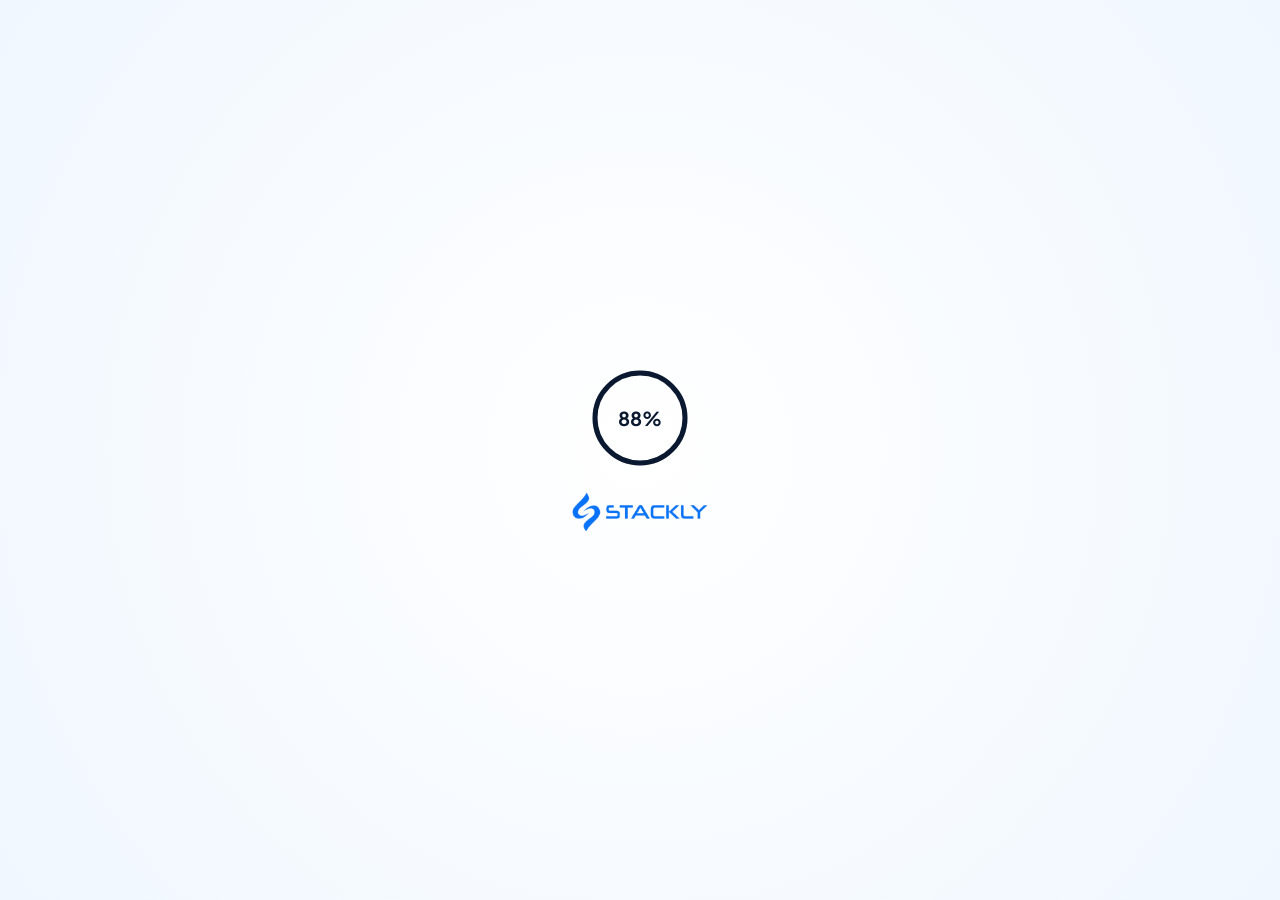
<file: login.html>
<!DOCTYPE html>

<html lang="en">
<head>
<meta charset="utf-8"/>
<meta content="width=device-width, initial-scale=1.0" name="viewport"/>
<title>Login | Accounting</title>
<link href="https://fonts.googleapis.com/css2?family=Plus+Jakarta+Sans:wght@400;500;600;700;800&amp;display=swap" rel="stylesheet"/>
<link href="https://cdnjs.cloudflare.com/ajax/libs/font-awesome/6.4.0/css/all.min.css" rel="stylesheet"/>
<link href="https://unpkg.com/aos@2.3.1/dist/aos.css" rel="stylesheet"/>
<link href="css/style.css?v=3" rel="stylesheet"/>
</head>
<body class="auth-page preloader-active">

<!-- Preloader -->
<div id="preloader">
    <div class="ring-preloader-v2">
        <div class="progress-ring-container">
            <svg class="progress-ring" viewBox="0 0 100 100" preserveAspectRatio="xMidYMid meet">
                <circle class="progress-ring__background" stroke="#e2e8f0" stroke-width="5" fill="transparent" r="45" cx="50" cy="50"/>
                <circle class="progress-ring__circle" stroke="var(--primary)" stroke-width="5" fill="transparent" r="45" cx="50" cy="50"/>
            </svg>
            <div class="progress-text-v2"><span id="progress-percent">0</span>%</div>
        </div>
        <img src="logo-blue.webp" alt="Stackly Logo" class="preloader-logo-v2">
    </div>
    <script>
        (function(){
            let pct = document.getElementById('progress-percent');
            let start = null;
            function step(timestamp) {
                if (!start) start = timestamp;
                let progress = timestamp - start;
                let val = Math.min(Math.floor((progress / 1200) * 100), 100);
                if (pct) pct.innerText = val;
                if (progress < 1200) {
                    window.requestAnimationFrame(step);
                }
            }
            window.requestAnimationFrame(step);
        })();
    </script>
</div>

<div style="position: absolute; top: 20px; left: 20px;">
    <a href="index.html" class="btn btn-outline" style="padding: 0.5rem 1rem; border-color: var(--border); background: white;"><i class="fa-solid fa-arrow-left"></i> Back to Home</a>
</div>
<div class="auth-card" data-aos="zoom-in">
<div class="auth-header">
<a class="logo" href="index.html" style="justify-content:center;"><img alt="Logo" src="logo-blue.webp" class="responsive-logo"/></a>
<h2 style="margin-top:0.5rem; margin-bottom:0.25rem; font-size:1.5rem;">Welcome Back</h2>
<p style="color:var(--text-light); margin:0;">Sign in to securely manage your finances</p>
</div>
<form data-success-action="login_success" id="proLoginForm" novalidate="novalidate">
<div class="form-group">
<label class="form-label" for="loginEmail">Email Address</label>
<input class="form-control" id="loginEmail" autocomplete="email" data-custom-required="true" placeholder="name@company.com" type="email"/>
</div>
<div class="form-group">
<label class="form-label" for="loginPassword">Password</label>
<div style="position:relative;">
<input class="form-control" id="loginPassword" autocomplete="current-password" type="password" placeholder="Enter password" data-custom-required="true" />
<i class="fa-solid fa-eye" id="togglePassword" style="position:absolute; right:15px; top:50%; transform:translateY(-50%); cursor:pointer; color:var(--text-light);"></i>
</div>
</div>
<div class="form-group">
<label class="form-label" for="loginRole">Select Role</label>
<select class="form-control" id="loginRole" data-custom-required="true">
<option value="client">Client Portal</option>
<option value="admin">Admin Dashboard</option>
</select>
</div>
<div style="display:flex; flex-direction:column; gap:0.25rem; align-items:center; margin-bottom:1rem; font-size:0.85rem; width:100%; text-align:center;">
<label style="display:flex; align-items:center; gap:0.5rem; cursor:pointer; color:var(--text-main);">
<input id="dynamicField_login_1" style="width:16px; height:16px; accent-color:var(--accent);" type="checkbox"/> Remember me
                </label>
<a href="404.html" onclick="window.location.href='404.html'; return false;" style="font-weight:600; color:var(--accent);">Forgot Password?</a>
</div>
<button class="btn btn-primary btn-block" id="loginSubmitBtn" style="justify-content:center; padding:0.6rem 1rem;" type="submit">Sign In</button>
</form>
<p style="text-align:center; margin-top:1rem; font-size:0.95rem; color:var(--text-light);">
            Don't have an account? <a href="signup.html" style="font-weight:700; color:var(--primary);">Sign Up</a>
</p>
</div>
<script src="https://unpkg.com/aos@2.3.1/dist/aos.js"></script>
<script src="js/main.js"></script>
<script>document.getElementById('togglePassword').addEventListener('click', function() { const pw = document.getElementById('loginPassword'); const type = pw.getAttribute('type') === 'password' ? 'text' : 'password'; pw.setAttribute('type', type); this.classList.toggle('fa-eye-slash'); });</script></body>
</html>
</file>
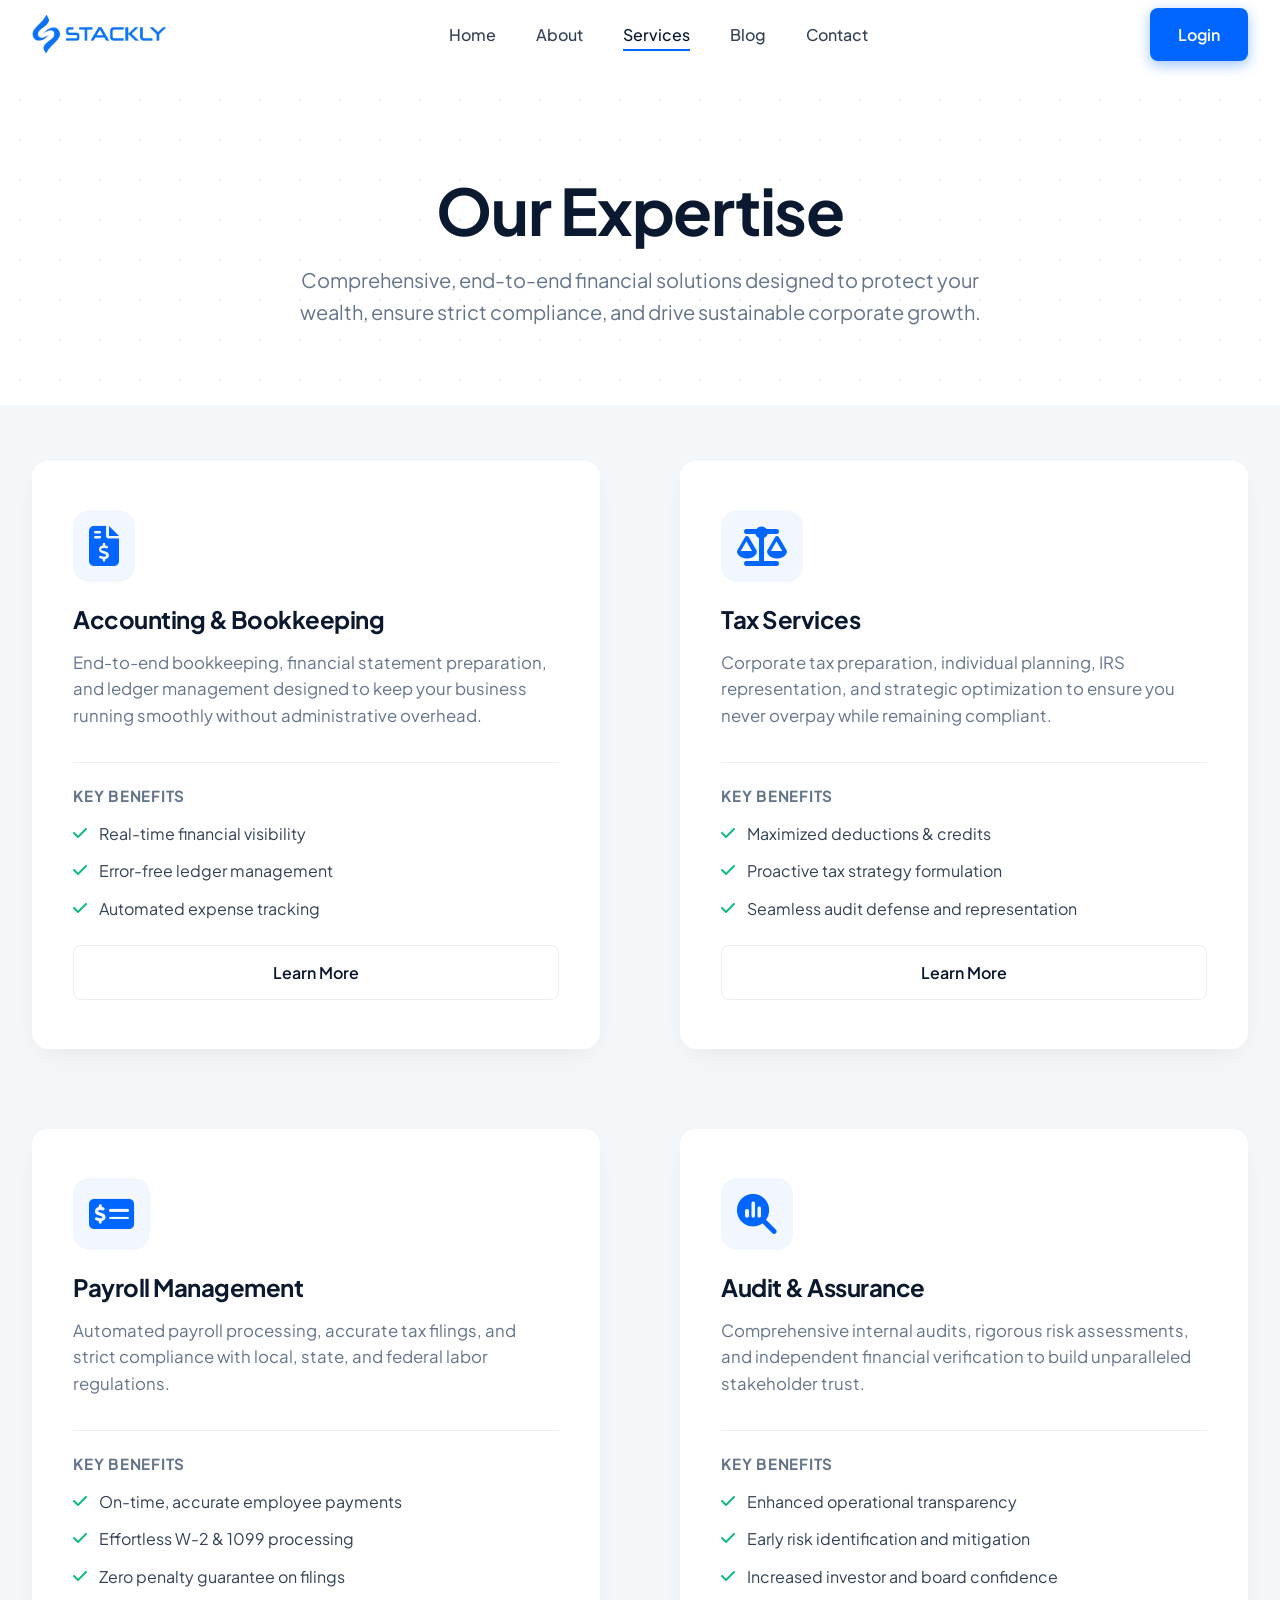
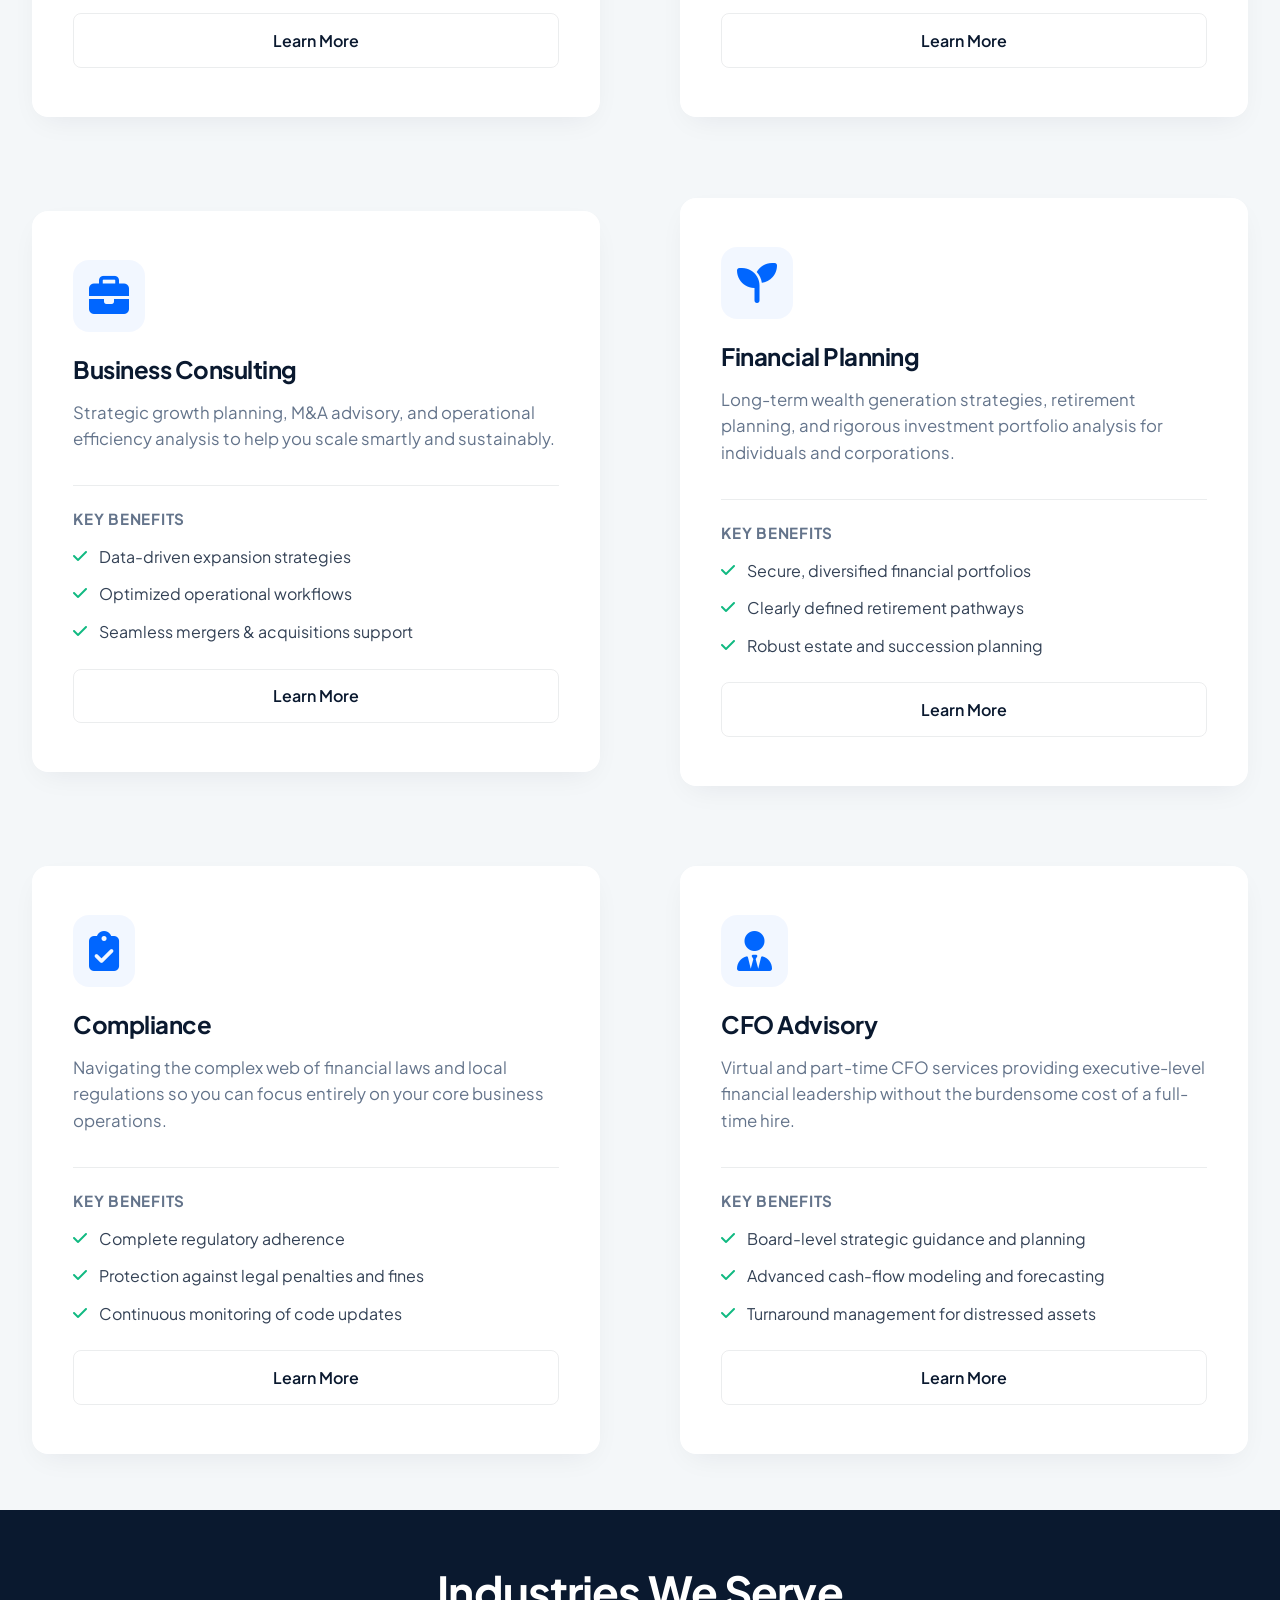
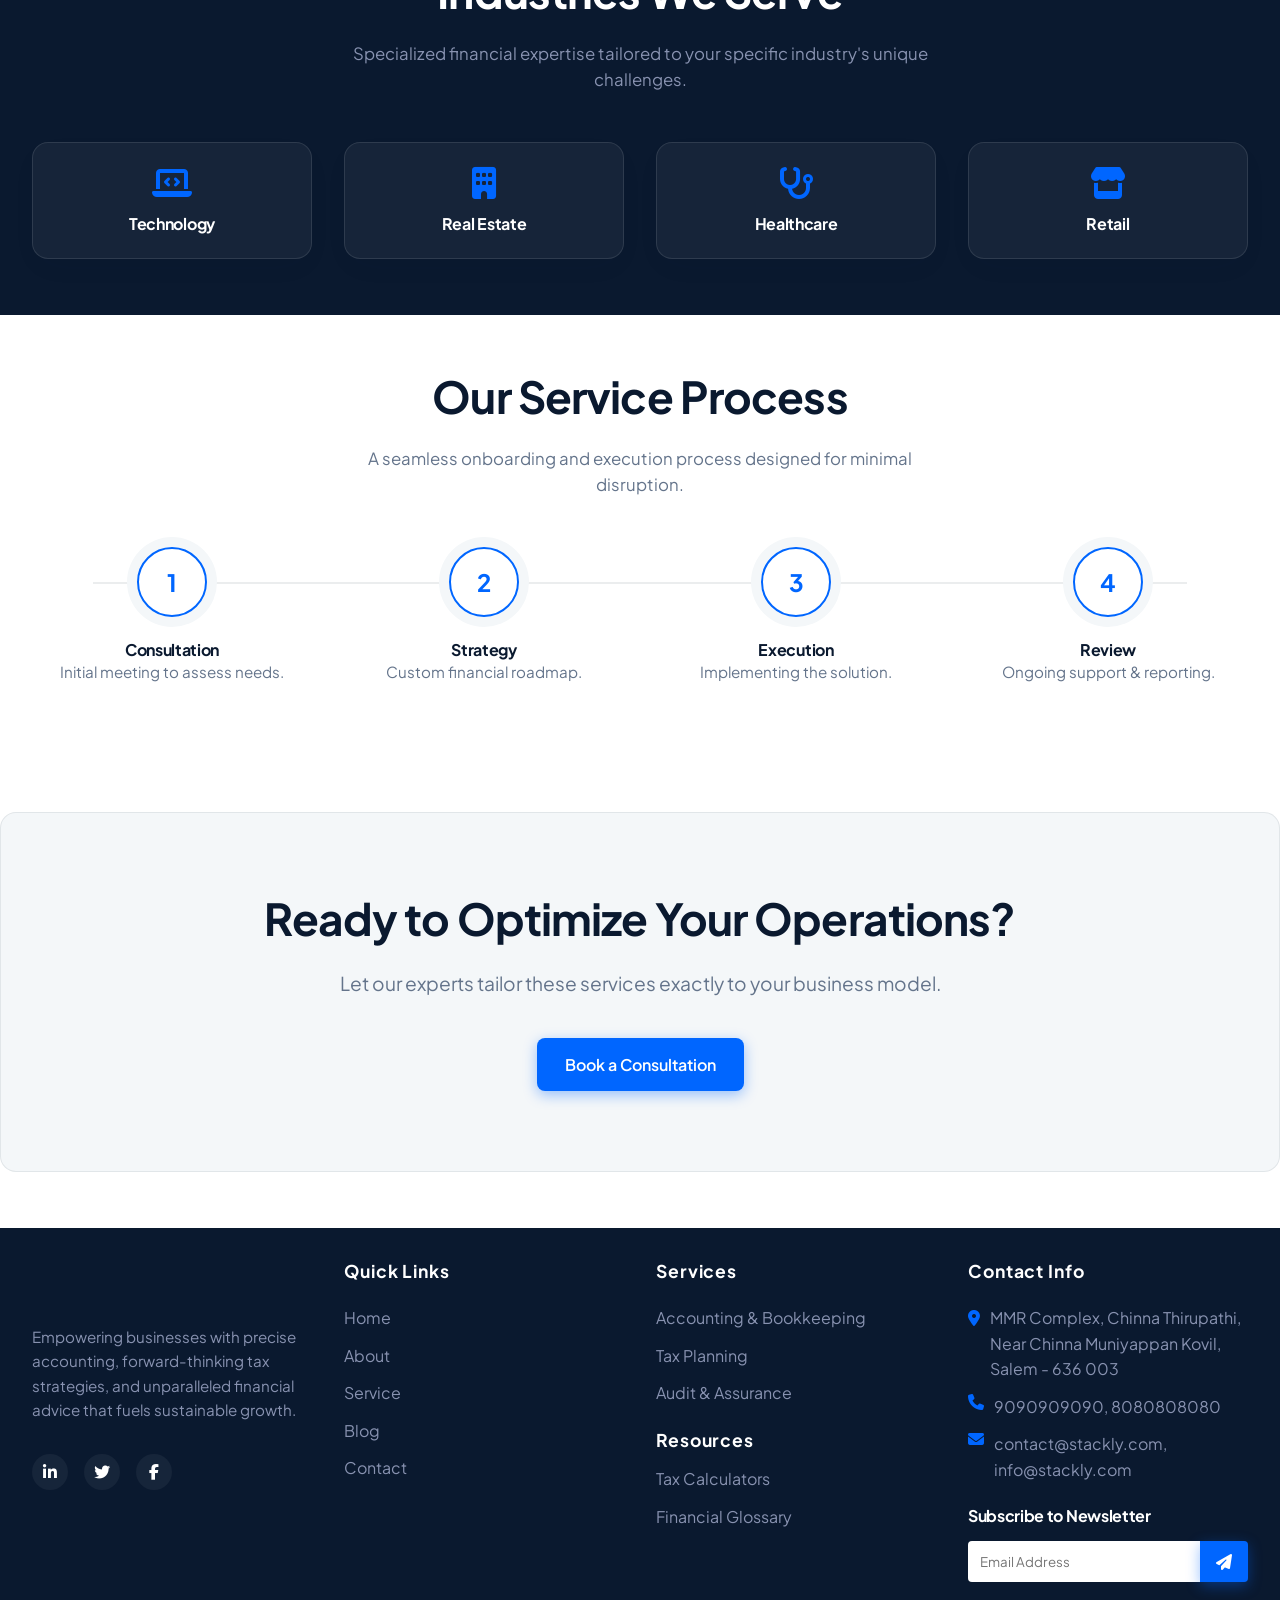
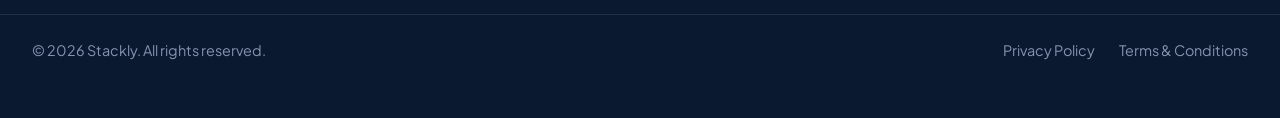
<file: services.html>
<!DOCTYPE html>

<html lang="en">
<head>
<meta charset="utf-8"/>
<meta content="width=device-width, initial-scale=1.0" name="viewport"/>
<title>Services | Accounting</title>
<!-- Google Fonts -->
<link href="https://fonts.googleapis.com" rel="preconnect"/>
<link crossorigin="" href="https://fonts.gstatic.com" rel="preconnect"/>
<link href="https://fonts.googleapis.com/css2?family=Plus+Jakarta+Sans:wght@400;500;600;700;800&amp;display=swap" rel="stylesheet"/>
<!-- FontAwesome -->
<link href="https://cdnjs.cloudflare.com/ajax/libs/font-awesome/6.4.0/css/all.min.css" rel="stylesheet"/>
<!-- AOS Animation CSS -->
<link href="https://unpkg.com/aos@2.3.1/dist/aos.css" rel="stylesheet"/>
<!-- Custom CSS -->
<link href="css/style.css?v=3" rel="stylesheet"/>
</head>
<body class="preloader-active">

<!-- Preloader -->
<div id="preloader">
    <div class="ring-preloader-v2">
        <div class="progress-ring-container">
            <svg class="progress-ring" viewBox="0 0 100 100" preserveAspectRatio="xMidYMid meet">
                <circle class="progress-ring__background" stroke="#e2e8f0" stroke-width="5" fill="transparent" r="45" cx="50" cy="50"/>
                <circle class="progress-ring__circle" stroke="var(--primary)" stroke-width="5" fill="transparent" r="45" cx="50" cy="50"/>
            </svg>
            <div class="progress-text-v2"><span id="progress-percent">0</span>%</div>
        </div>
        <img src="logo-blue.webp" alt="Stackly Logo" class="preloader-logo-v2">
    </div>
    <script>
        (function(){
            let pct = document.getElementById('progress-percent');
            let start = null;
            function step(timestamp) {
                if (!start) start = timestamp;
                let progress = timestamp - start;
                let val = Math.min(Math.floor((progress / 1200) * 100), 100);
                if (pct) pct.innerText = val;
                if (progress < 1200) {
                    window.requestAnimationFrame(step);
                }
            }
            window.requestAnimationFrame(step);
        })();
    </script>
</div>

<!-- Header / Navbar -->
<header class="navbar">
<div class="container nav-container">
<a class="logo" href="index.html"><img alt="Logo" src="logo-blue.webp" class="responsive-logo"/></a>
<nav class="nav-links">
<div class="mobile-only-logo" style="margin-bottom: 2rem;">
    <a href="index.html"><img alt="Logo" src="logo-blue.webp" class="responsive-logo"/></a>
</div>

<a class="" href="index.html">Home</a>
<a class="" href="about.html">About</a>
<a class="active" href="services.html">Services</a>
<a class="" href="blog.html">Blog</a>
<a class="" href="contact.html">Contact</a>

<div class="mobile-only-btn" style="margin-top: auto; margin-bottom: 2rem; padding-top: 1rem; width: 100%;">
    <a class="btn btn-primary" href="login.html" style="width: 100%; text-align: center;">Login</a>
</div>
</nav>
<div class="nav-actions"><a class="btn btn-primary" href="login.html">Login</a></div>
<div class="mobile-toggle">
<i class="fa-solid fa-bars"></i>
</div>
</div>
</header>
<main>
<!-- 1. Hero & Overview -->
<section class="hero" style="min-height: 45vh; padding-top: 10rem; background-color: var(--bg-white); background-image: radial-gradient(var(--border) 1px, transparent 1px); background-size: 40px 40px; display: flex; align-items: center;">
<div class="container" data-aos="fade-up" style="text-align:center;">
<h1 style="font-size:4rem; margin-bottom: 1rem;">Our Expertise</h1>
<p style="max-width: 700px; margin: 0 auto; font-size: 1.25rem; color:var(--text-light);">Comprehensive, end-to-end financial solutions designed to protect your wealth, ensure strict compliance, and drive sustainable corporate growth.</p>
</div>
</section>
<!-- 2. Detailed Services Grid -->
<section class="section section-light">
<div class="container grid-2">
<!-- Service 1 -->
<div class="card" data-aos="fade-up" data-aos-delay="100">
<i class="fa-solid fa-file-invoice-dollar card-icon"></i>
<h3 style="font-size:1.5rem; margin-bottom:1rem;">Accounting &amp; Bookkeeping</h3>
<p>End-to-end bookkeeping, financial statement preparation, and ledger management designed to keep your business running smoothly without administrative overhead.</p>
<div style="margin: 1.5rem 0; padding-top: 1.5rem; border-top: 1px solid var(--border);">
<h4 style="font-size: 0.95rem; margin-bottom: 1rem; color:var(--text-light); text-transform:uppercase; letter-spacing:0.05em;">Key Benefits</h4>
<ul style="list-style: none;">
<li data-aos="fade-up" data-aos-delay="100" style="margin-bottom:0.75rem; display:flex; align-items:flex-start; gap:0.75rem;"><i class="fa-solid fa-check" style="color:var(--success); margin-top:0.25rem;"></i> Real-time financial visibility</li>
<li data-aos="fade-up" data-aos-delay="250" style="margin-bottom:0.75rem; display:flex; align-items:flex-start; gap:0.75rem;"><i class="fa-solid fa-check" style="color:var(--success); margin-top:0.25rem;"></i> Error-free ledger management</li>
<li data-aos="fade-up" data-aos-delay="400" style="margin-bottom:0.75rem; display:flex; align-items:flex-start; gap:0.75rem;"><i class="fa-solid fa-check" style="color:var(--success); margin-top:0.25rem;"></i> Automated expense tracking</li>
</ul>
</div>
<a class="btn btn-outline btn-block" href="404.html" onclick="window.location.href='404.html'; return false;">Learn More</a>
</div>
<!-- Service 2 -->
<div class="card" data-aos="fade-up" data-aos-delay="200">
<i class="fa-solid fa-scale-balanced card-icon"></i>
<h3 style="font-size:1.5rem; margin-bottom:1rem;">Tax Services</h3>
<p>Corporate tax preparation, individual planning, IRS representation, and strategic optimization to ensure you never overpay while remaining compliant.</p>
<div style="margin: 1.5rem 0; padding-top: 1.5rem; border-top: 1px solid var(--border);">
<h4 style="font-size: 0.95rem; margin-bottom: 1rem; color:var(--text-light); text-transform:uppercase; letter-spacing:0.05em;">Key Benefits</h4>
<ul style="list-style: none;">
<li data-aos="fade-up" data-aos-delay="100" style="margin-bottom:0.75rem; display:flex; align-items:flex-start; gap:0.75rem;"><i class="fa-solid fa-check" style="color:var(--success); margin-top:0.25rem;"></i> Maximized deductions &amp; credits</li>
<li data-aos="fade-up" data-aos-delay="250" style="margin-bottom:0.75rem; display:flex; align-items:flex-start; gap:0.75rem;"><i class="fa-solid fa-check" style="color:var(--success); margin-top:0.25rem;"></i> Proactive tax strategy formulation</li>
<li data-aos="fade-up" data-aos-delay="400" style="margin-bottom:0.75rem; display:flex; align-items:flex-start; gap:0.75rem;"><i class="fa-solid fa-check" style="color:var(--success); margin-top:0.25rem;"></i> Seamless audit defense and representation</li>
</ul>
</div>
<a class="btn btn-outline btn-block" href="404.html" onclick="window.location.href='404.html'; return false;">Learn More</a>
</div>
<!-- Service 3 -->
<div class="card" data-aos="fade-up" data-aos-delay="100">
<i class="fa-solid fa-money-check-dollar card-icon"></i>
<h3 style="font-size:1.5rem; margin-bottom:1rem;">Payroll Management</h3>
<p>Automated payroll processing, accurate tax filings, and strict compliance with local, state, and federal labor regulations.</p>
<div style="margin: 1.5rem 0; padding-top: 1.5rem; border-top: 1px solid var(--border);">
<h4 style="font-size: 0.95rem; margin-bottom: 1rem; color:var(--text-light); text-transform:uppercase; letter-spacing:0.05em;">Key Benefits</h4>
<ul style="list-style: none;">
<li data-aos="fade-up" data-aos-delay="100" style="margin-bottom:0.75rem; display:flex; align-items:flex-start; gap:0.75rem;"><i class="fa-solid fa-check" style="color:var(--success); margin-top:0.25rem;"></i> On-time, accurate employee payments</li>
<li data-aos="fade-up" data-aos-delay="250" style="margin-bottom:0.75rem; display:flex; align-items:flex-start; gap:0.75rem;"><i class="fa-solid fa-check" style="color:var(--success); margin-top:0.25rem;"></i> Effortless W-2 &amp; 1099 processing</li>
<li data-aos="fade-up" data-aos-delay="400" style="margin-bottom:0.75rem; display:flex; align-items:flex-start; gap:0.75rem;"><i class="fa-solid fa-check" style="color:var(--success); margin-top:0.25rem;"></i> Zero penalty guarantee on filings</li>
</ul>
</div>
<a class="btn btn-outline btn-block" href="404.html" onclick="window.location.href='404.html'; return false;">Learn More</a>
</div>
<!-- Service 4 -->
<div class="card" data-aos="fade-up" data-aos-delay="200">
<i class="fa-solid fa-magnifying-glass-chart card-icon"></i>
<h3 style="font-size:1.5rem; margin-bottom:1rem;">Audit &amp; Assurance</h3>
<p>Comprehensive internal audits, rigorous risk assessments, and independent financial verification to build unparalleled stakeholder trust.</p>
<div style="margin: 1.5rem 0; padding-top: 1.5rem; border-top: 1px solid var(--border);">
<h4 style="font-size: 0.95rem; margin-bottom: 1rem; color:var(--text-light); text-transform:uppercase; letter-spacing:0.05em;">Key Benefits</h4>
<ul style="list-style: none;">
<li data-aos="fade-up" data-aos-delay="100" style="margin-bottom:0.75rem; display:flex; align-items:flex-start; gap:0.75rem;"><i class="fa-solid fa-check" style="color:var(--success); margin-top:0.25rem;"></i> Enhanced operational transparency</li>
<li data-aos="fade-up" data-aos-delay="250" style="margin-bottom:0.75rem; display:flex; align-items:flex-start; gap:0.75rem;"><i class="fa-solid fa-check" style="color:var(--success); margin-top:0.25rem;"></i> Early risk identification and mitigation</li>
<li data-aos="fade-up" data-aos-delay="400" style="margin-bottom:0.75rem; display:flex; align-items:flex-start; gap:0.75rem;"><i class="fa-solid fa-check" style="color:var(--success); margin-top:0.25rem;"></i> Increased investor and board confidence</li>
</ul>
</div>
<a class="btn btn-outline btn-block" href="404.html" onclick="window.location.href='404.html'; return false;">Learn More</a>
</div>
<!-- Service 5 -->
<div class="card" data-aos="fade-up" data-aos-delay="100">
<i class="fa-solid fa-briefcase card-icon"></i>
<h3 style="font-size:1.5rem; margin-bottom:1rem;">Business Consulting</h3>
<p>Strategic growth planning, M&amp;A advisory, and operational efficiency analysis to help you scale smartly and sustainably.</p>
<div style="margin: 1.5rem 0; padding-top: 1.5rem; border-top: 1px solid var(--border);">
<h4 style="font-size: 0.95rem; margin-bottom: 1rem; color:var(--text-light); text-transform:uppercase; letter-spacing:0.05em;">Key Benefits</h4>
<ul style="list-style: none;">
<li data-aos="fade-up" data-aos-delay="100" style="margin-bottom:0.75rem; display:flex; align-items:flex-start; gap:0.75rem;"><i class="fa-solid fa-check" style="color:var(--success); margin-top:0.25rem;"></i> Data-driven expansion strategies</li>
<li data-aos="fade-up" data-aos-delay="250" style="margin-bottom:0.75rem; display:flex; align-items:flex-start; gap:0.75rem;"><i class="fa-solid fa-check" style="color:var(--success); margin-top:0.25rem;"></i> Optimized operational workflows</li>
<li data-aos="fade-up" data-aos-delay="400" style="margin-bottom:0.75rem; display:flex; align-items:flex-start; gap:0.75rem;"><i class="fa-solid fa-check" style="color:var(--success); margin-top:0.25rem;"></i> Seamless mergers &amp; acquisitions support</li>
</ul>
</div>
<a class="btn btn-outline btn-block" href="404.html" onclick="window.location.href='404.html'; return false;">Learn More</a>
</div>
<!-- Service 6 -->
<div class="card" data-aos="fade-up" data-aos-delay="200">
<i class="fa-solid fa-seedling card-icon"></i>
<h3 style="font-size:1.5rem; margin-bottom:1rem;">Financial Planning</h3>
<p>Long-term wealth generation strategies, retirement planning, and rigorous investment portfolio analysis for individuals and corporations.</p>
<div style="margin: 1.5rem 0; padding-top: 1.5rem; border-top: 1px solid var(--border);">
<h4 style="font-size: 0.95rem; margin-bottom: 1rem; color:var(--text-light); text-transform:uppercase; letter-spacing:0.05em;">Key Benefits</h4>
<ul style="list-style: none;">
<li data-aos="fade-up" data-aos-delay="100" style="margin-bottom:0.75rem; display:flex; align-items:flex-start; gap:0.75rem;"><i class="fa-solid fa-check" style="color:var(--success); margin-top:0.25rem;"></i> Secure, diversified financial portfolios</li>
<li data-aos="fade-up" data-aos-delay="250" style="margin-bottom:0.75rem; display:flex; align-items:flex-start; gap:0.75rem;"><i class="fa-solid fa-check" style="color:var(--success); margin-top:0.25rem;"></i> Clearly defined retirement pathways</li>
<li data-aos="fade-up" data-aos-delay="400" style="margin-bottom:0.75rem; display:flex; align-items:flex-start; gap:0.75rem;"><i class="fa-solid fa-check" style="color:var(--success); margin-top:0.25rem;"></i> Robust estate and succession planning</li>
</ul>
</div>
<a class="btn btn-outline btn-block" href="404.html" onclick="window.location.href='404.html'; return false;">Learn More</a>
</div>
<!-- Service 7 -->
<div class="card" data-aos="fade-up" data-aos-delay="100">
<i class="fa-solid fa-clipboard-check card-icon"></i>
<h3 style="font-size:1.5rem; margin-bottom:1rem;">Compliance</h3>
<p>Navigating the complex web of financial laws and local regulations so you can focus entirely on your core business operations.</p>
<div style="margin: 1.5rem 0; padding-top: 1.5rem; border-top: 1px solid var(--border);">
<h4 style="font-size: 0.95rem; margin-bottom: 1rem; color:var(--text-light); text-transform:uppercase; letter-spacing:0.05em;">Key Benefits</h4>
<ul style="list-style: none;">
<li data-aos="fade-up" data-aos-delay="100" style="margin-bottom:0.75rem; display:flex; align-items:flex-start; gap:0.75rem;"><i class="fa-solid fa-check" style="color:var(--success); margin-top:0.25rem;"></i> Complete regulatory adherence</li>
<li data-aos="fade-up" data-aos-delay="250" style="margin-bottom:0.75rem; display:flex; align-items:flex-start; gap:0.75rem;"><i class="fa-solid fa-check" style="color:var(--success); margin-top:0.25rem;"></i> Protection against legal penalties and fines</li>
<li data-aos="fade-up" data-aos-delay="400" style="margin-bottom:0.75rem; display:flex; align-items:flex-start; gap:0.75rem;"><i class="fa-solid fa-check" style="color:var(--success); margin-top:0.25rem;"></i> Continuous monitoring of code updates</li>
</ul>
</div>
<a class="btn btn-outline btn-block" href="404.html" onclick="window.location.href='404.html'; return false;">Learn More</a>
</div>
<!-- Service 8 -->
<div class="card" data-aos="fade-up" data-aos-delay="200">
<i class="fa-solid fa-user-tie card-icon"></i>
<h3 style="font-size:1.5rem; margin-bottom:1rem;">CFO Advisory</h3>
<p>Virtual and part-time CFO services providing executive-level financial leadership without the burdensome cost of a full-time hire.</p>
<div style="margin: 1.5rem 0; padding-top: 1.5rem; border-top: 1px solid var(--border);">
<h4 style="font-size: 0.95rem; margin-bottom: 1rem; color:var(--text-light); text-transform:uppercase; letter-spacing:0.05em;">Key Benefits</h4>
<ul style="list-style: none;">
<li data-aos="fade-up" data-aos-delay="100" style="margin-bottom:0.75rem; display:flex; align-items:flex-start; gap:0.75rem;"><i class="fa-solid fa-check" style="color:var(--success); margin-top:0.25rem;"></i> Board-level strategic guidance and planning</li>
<li data-aos="fade-up" data-aos-delay="250" style="margin-bottom:0.75rem; display:flex; align-items:flex-start; gap:0.75rem;"><i class="fa-solid fa-check" style="color:var(--success); margin-top:0.25rem;"></i> Advanced cash-flow modeling and forecasting</li>
<li data-aos="fade-up" data-aos-delay="400" style="margin-bottom:0.75rem; display:flex; align-items:flex-start; gap:0.75rem;"><i class="fa-solid fa-check" style="color:var(--success); margin-top:0.25rem;"></i> Turnaround management for distressed assets</li>
</ul>
</div>
<a class="btn btn-outline btn-block" href="404.html" onclick="window.location.href='404.html'; return false;">Learn More</a>
</div>
</div>
</section>
<!-- 3. Industries We Serve -->
<section class="section section-dark">
<div class="container" data-aos="fade-up">
<div style="text-align:center; margin-bottom: 3rem;">
<h2 style="color:white;">Industries We Serve</h2>
<p style="color:#8892B0; max-width:600px; margin:0 auto;">Specialized financial expertise tailored to your specific industry's unique challenges.</p>
</div>
<div class="grid-4">
<div class="card" style="background:rgba(255,255,255,0.05); border:1px solid rgba(255,255,255,0.1); color:white; padding:1.5rem; text-align:center;">
<i class="fa-solid fa-laptop-code" style="font-size:2rem; color:var(--accent); margin-bottom:1rem;"></i>
<h4 style="color:white; margin:0;">Technology</h4>
</div>
<div class="card" style="background:rgba(255,255,255,0.05); border:1px solid rgba(255,255,255,0.1); color:white; padding:1.5rem; text-align:center;">
<i class="fa-solid fa-building" style="font-size:2rem; color:var(--accent); margin-bottom:1rem;"></i>
<h4 style="color:white; margin:0;">Real Estate</h4>
</div>
<div class="card" style="background:rgba(255,255,255,0.05); border:1px solid rgba(255,255,255,0.1); color:white; padding:1.5rem; text-align:center;">
<i class="fa-solid fa-stethoscope" style="font-size:2rem; color:var(--accent); margin-bottom:1rem;"></i>
<h4 style="color:white; margin:0;">Healthcare</h4>
</div>
<div class="card" style="background:rgba(255,255,255,0.05); border:1px solid rgba(255,255,255,0.1); color:white; padding:1.5rem; text-align:center;">
<i class="fa-solid fa-store" style="font-size:2rem; color:var(--accent); margin-bottom:1rem;"></i>
<h4 style="color:white; margin:0;">Retail</h4>
</div>
</div>
</div>
</section>

<!-- 4. How We Work -->
<section class="section section-white">
<div class="container" data-aos="fade-up">
<div style="text-align:center; margin-bottom: 3rem;">
<h2>Our Service Process</h2>
<p style="color:var(--text-light); max-width:600px; margin:0 auto;">A seamless onboarding and execution process designed for minimal disruption.</p>
</div>
<div class="timeline">
<div class="timeline-step">
<div class="timeline-icon">1</div>
<h4>Consultation</h4>
<p style="color:var(--text-light); font-size:0.95rem;">Initial meeting to assess needs.</p>
</div>
<div class="timeline-step">
<div class="timeline-icon">2</div>
<h4>Strategy</h4>
<p style="color:var(--text-light); font-size:0.95rem;">Custom financial roadmap.</p>
</div>
<div class="timeline-step">
<div class="timeline-icon">3</div>
<h4>Execution</h4>
<p style="color:var(--text-light); font-size:0.95rem;">Implementing the solution.</p>
</div>
<div class="timeline-step">
<div class="timeline-icon">4</div>
<h4>Review</h4>
<p style="color:var(--text-light); font-size:0.95rem;">Ongoing support &amp; reporting.</p>
</div>
</div>
</div>
</section>

<!-- CTA Section -->
<section class="section section-white">
<div class="container" data-aos="zoom-in" style="text-align:center; padding: 5rem 3rem; background:var(--bg-main); border-radius:var(--radius-lg); border:1px solid var(--border);">
<h2>Ready to Optimize Your Operations?</h2>
<p style="margin-bottom:2.5rem; font-size:1.2rem; color:var(--text-light);">Let our experts tailor these services exactly to your business model.</p>
<div style="display:flex; gap:1.5rem; justify-content:center; flex-wrap:wrap;">
<a class="btn btn-primary" href="contact.html">Book a Consultation</a>
</div>
</div>
</section>
</main>
<!-- Footer -->
<footer class="footer" style="background-color: #0A192F; color: white; padding-top: 2rem;">
<div class="container grid-4">
<!-- Col 1: Logo & Info -->
<div>
<a class="logo" href="index.html" style="color:white; margin-bottom:1.5rem; display:flex; align-items:center; gap:0.5rem; font-size:1.5rem; font-weight:700; text-decoration:none;"><img alt="Logo" src="logo-blue.webp" class="responsive-logo"/></a>
<p style="color:#8892B0; margin-bottom:2rem; font-size:0.95rem; line-height:1.6;">Empowering businesses with precise accounting, forward-thinking tax strategies, and unparalleled financial advice that fuels sustainable growth.</p>
<div class="social-links" style="display:flex; gap:1rem;">
<a aria-label="Visit our social media" href="404.html" onmouseout="this.style.background='rgba(255,255,255,0.05)'" onmouseover="this.style.background='var(--primary)'" style="width:36px; height:36px; background:rgba(255,255,255,0.05); color:white; border-radius:50%; display:flex; align-items:center; justify-content:center; text-decoration:none; transition:0.2s;"><i class="fa-brands fa-linkedin-in"></i></a>
<a aria-label="Visit our social media" href="404.html" onmouseout="this.style.background='rgba(255,255,255,0.05)'" onmouseover="this.style.background='var(--primary)'" style="width:36px; height:36px; background:rgba(255,255,255,0.05); color:white; border-radius:50%; display:flex; align-items:center; justify-content:center; text-decoration:none; transition:0.2s;"><i class="fa-brands fa-twitter"></i></a>
<a href="404.html" onmouseout="this.style.background='rgba(255,255,255,0.05)'" onmouseover="this.style.background='var(--primary)'" style="width:36px; height:36px; background:rgba(255,255,255,0.05); color:white; border-radius:50%; display:flex; align-items:center; justify-content:center; text-decoration:none; transition:0.2s;"><i class="fa-brands fa-facebook-f"></i></a>
</div>
</div>
<!-- Col 2: Quick Links -->
<div>
<h4 style="color:white; margin-bottom:1.5rem; font-size:1.1rem; letter-spacing:0.05em;">Quick Links</h4>
<ul style="list-style:none; padding:0; margin:0;"><li style="margin-bottom:0.75rem;"><a href="index.html" onmouseout="this.style.color='#8892B0'" onmouseover="this.style.color='var(--accent)'" style="color:#8892B0; text-decoration:none; transition:0.2s;">Home</a></li><li style="margin-bottom:0.75rem;"><a href="about.html" onmouseout="this.style.color='#8892B0'" onmouseover="this.style.color='var(--accent)'" style="color:#8892B0; text-decoration:none; transition:0.2s;">About</a></li><li style="margin-bottom:0.75rem;"><a href="services.html" onmouseout="this.style.color='#8892B0'" onmouseover="this.style.color='var(--accent)'" style="color:#8892B0; text-decoration:none; transition:0.2s;">Service</a></li><li style="margin-bottom:0.75rem;"><a href="blog.html" onmouseout="this.style.color='#8892B0'" onmouseover="this.style.color='var(--accent)'" style="color:#8892B0; text-decoration:none; transition:0.2s;">Blog</a></li><li style="margin-bottom:0.75rem;"><a href="contact.html" onmouseout="this.style.color='#8892B0'" onmouseover="this.style.color='var(--accent)'" style="color:#8892B0; text-decoration:none; transition:0.2s;">Contact</a></li></ul>
</div>
<!-- Col 3: Services & Resources -->
<div>
<h4 style="color:white; margin-bottom:1.5rem; font-size:1.1rem; letter-spacing:0.05em;">Services</h4>
<ul style="list-style:none; padding:0; margin:0; margin-bottom:1.5rem;">
<li data-aos="fade-up" data-aos-delay="100" style="margin-bottom:0.75rem;"><a href="404.html" onmouseout="this.style.color='#8892B0'" onmouseover="this.style.color='var(--accent)'" style="color:#8892B0; text-decoration:none; transition:0.2s;">Accounting &amp; Bookkeeping</a></li>
<li data-aos="fade-up" data-aos-delay="250" style="margin-bottom:0.75rem;"><a href="404.html" onmouseout="this.style.color='#8892B0'" onmouseover="this.style.color='var(--accent)'" style="color:#8892B0; text-decoration:none; transition:0.2s;">Tax Planning</a></li>
<li data-aos="fade-up" data-aos-delay="400" style="margin-bottom:0.75rem;"><a href="404.html" onmouseout="this.style.color='#8892B0'" onmouseover="this.style.color='var(--accent)'" style="color:#8892B0; text-decoration:none; transition:0.2s;">Audit &amp; Assurance</a></li>
</ul>
<h4 style="color:white; margin-bottom:1rem; font-size:1.1rem; letter-spacing:0.05em;">Resources</h4>
<ul style="list-style:none; padding:0; margin:0;">
<li data-aos="fade-up" data-aos-delay="100" style="margin-bottom:0.75rem;"><a href="404.html" onmouseout="this.style.color='#8892B0'" onmouseover="this.style.color='var(--accent)'" style="color:#8892B0; text-decoration:none; transition:0.2s;">Tax Calculators</a></li>
<li data-aos="fade-up" data-aos-delay="250" style="margin-bottom:0.75rem;"><a href="404.html" onmouseout="this.style.color='#8892B0'" onmouseover="this.style.color='var(--accent)'" style="color:#8892B0; text-decoration:none; transition:0.2s;">Financial Glossary</a></li>
</ul>
</div>
<!-- Col 4: Contact & Newsletter -->
<div>
<h4 style="color:white; margin-bottom:1.5rem; font-size:1.1rem; letter-spacing:0.05em;">Contact Info</h4>
<ul style="list-style:none; padding:0; margin:0; margin-bottom:1.5rem;">
<li data-aos="fade-up" data-aos-delay="100" style="display:flex; gap:10px; color:#8892B0; margin-bottom:0.75rem; align-items:flex-start;"><i class="fa-solid fa-location-dot" style="margin-top:5px; color:var(--accent);"></i>  MMR Complex, Chinna Thirupathi, Near Chinna Muniyappan Kovil, Salem - 636 003</li>
<li data-aos="fade-up" data-aos-delay="250" style="display:flex; gap:10px; color:#8892B0; margin-bottom:0.75rem; align-items:flex-start;"><i class="fa-solid fa-phone" style="color:var(--accent);"></i> 9090909090, 8080808080</li>
<li data-aos="fade-up" data-aos-delay="400" style="display:flex; gap:10px; color:#8892B0; align-items:flex-start;"><i class="fa-solid fa-envelope" style="color:var(--accent);"></i> contact@stackly.com, info@stackly.com</li>
</ul>
<h4 style="color:white; margin-bottom:1rem; font-size:1rem;">Subscribe to Newsletter</h4>
<form data-success-action="404" novalidate="novalidate" style="display:flex;">
<input aria-label="Email Address for Newsletter" data-custom-required="true" id="dynamicField_services_1" placeholder="Email Address" style="padding:0.75rem; border:none; outline:none; border-radius:4px 0 0 4px; flex:1; font-family:inherit;" type="email"/>
<button aria-label="Subscribe to newsletter" class="btn btn-primary" style="border-radius:0 4px 4px 0; padding:0.75rem 1rem; flex-shrink:0;" type="submit"><i class="fa-solid fa-paper-plane"></i></button>
</form>
</div>
</div>
<!-- Bottom Bar -->
<div style="border-top: 1px solid rgba(255,255,255,0.1); margin-top: 2rem; padding: 1.5rem 0;">
<div class="container" style="display:flex; justify-content:space-between; align-items:center; flex-wrap:wrap; gap:1rem;">
<p style="color:#8892B0; margin:0; font-size:0.9rem;">© 2026 Stackly. All rights reserved.</p>
<div style="display:flex; gap:1.5rem;">
<a href="404.html" onclick="window.location.href='404.html'; return false;" onmouseout="this.style.color='#8892B0'" onmouseover="this.style.color='white'" style="color:#8892B0; text-decoration:none; font-size:0.9rem; transition:0.2s;">Privacy Policy</a>
<a href="404.html" onclick="window.location.href='404.html'; return false;" onmouseout="this.style.color='#8892B0'" onmouseover="this.style.color='white'" style="color:#8892B0; text-decoration:none; font-size:0.9rem; transition:0.2s;">Terms &amp; Conditions</a>
</div>
</div>
</div>
</footer>
<!-- AOS Animation JS -->
<script src="https://unpkg.com/aos@2.3.1/dist/aos.js"></script>
<!-- Custom JS -->
<script src="js/main.js"></script>
</body>
</html>
</file>
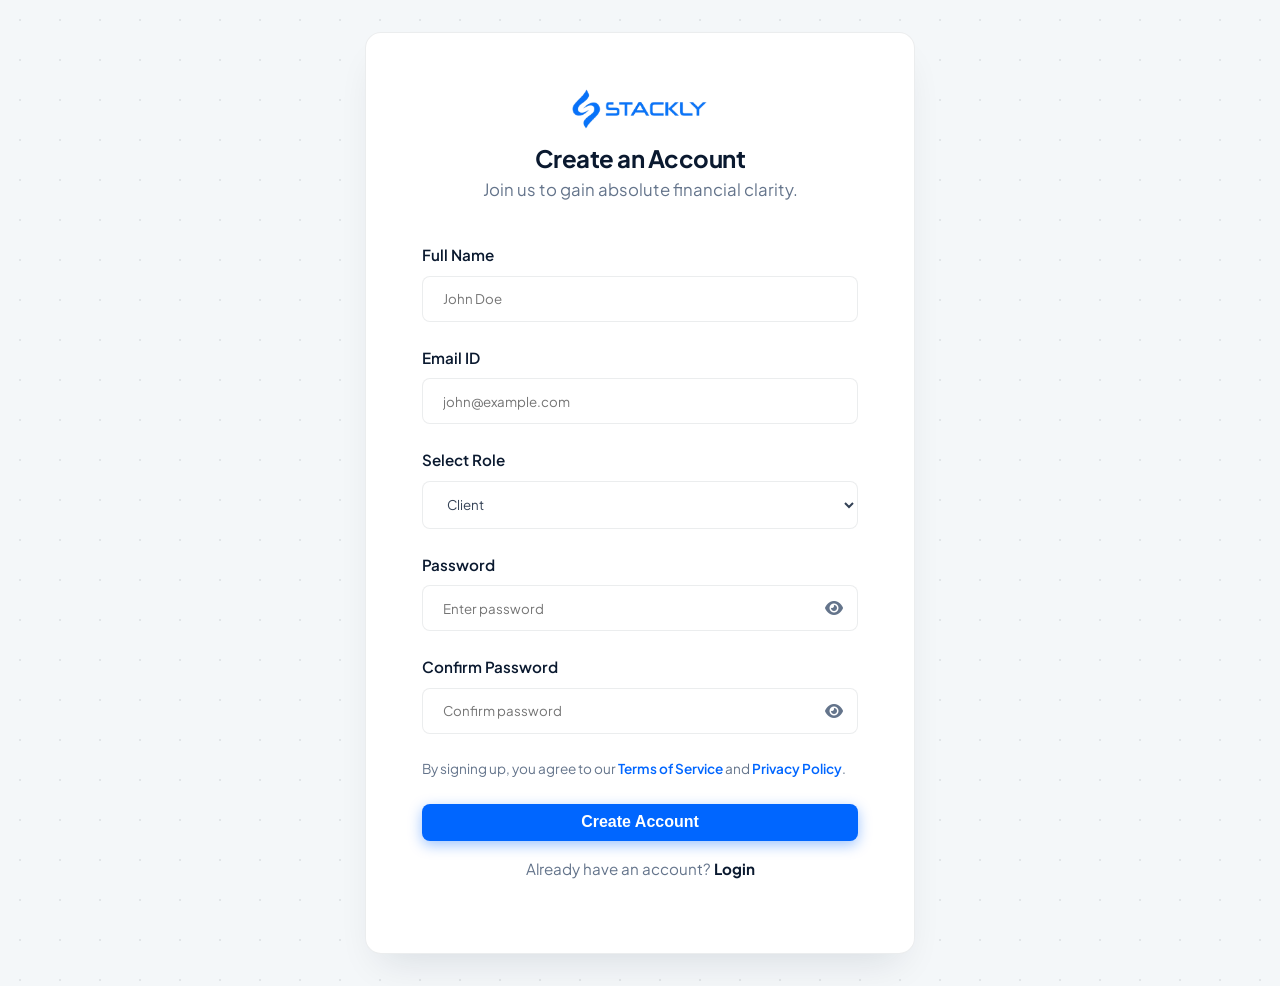
<file: signup.html>
<!DOCTYPE html>

<html lang="en">
<head>
<meta charset="utf-8"/>
<meta content="width=device-width, initial-scale=1.0" name="viewport"/>
<title>Create Account | Accounting</title>
<link href="https://fonts.googleapis.com/css2?family=Plus+Jakarta+Sans:wght@400;500;600;700;800&amp;display=swap" rel="stylesheet"/>
<link href="https://cdnjs.cloudflare.com/ajax/libs/font-awesome/6.4.0/css/all.min.css" rel="stylesheet"/>
<link href="https://unpkg.com/aos@2.3.1/dist/aos.css" rel="stylesheet"/>
<link href="css/style.css" rel="stylesheet"/>
</head>
<body class="auth-page">
<div class="auth-card" data-aos="zoom-in" style="max-width: 550px;">
<div class="auth-header">
<a class="logo" href="index.html" style="justify-content:center;"><img alt="Logo" src="logo-blue.webp" class="responsive-logo"/></a>
<h2 style="margin-top:0.5rem; margin-bottom:0.25rem; font-size:1.5rem;">Create an Account</h2>
<p style="color:var(--text-light); margin:0;">Join us to gain absolute financial clarity.</p>
</div>
<!-- Success Message Block -->
<div id="signupSuccess" style="display:none; padding:1.25rem; background:rgba(16,185,129,0.1); color:#059669; border-radius:var(--radius); margin-bottom:1.5rem; border:1px solid rgba(16,185,129,0.3); text-align:center;">
<i class="fa-solid fa-circle-check" style="font-size:1.5rem; margin-bottom:0.5rem;"></i>
<h4 style="margin:0; font-size:1.1rem;">Account Created!</h4>
<p style="margin:0; font-size:0.95rem;">Redirecting to login...</p>
</div>
<form id="proSignupForm" novalidate="novalidate">
<div class="form-group">
<label class="form-label" for="sName">Full Name</label>
<input class="form-control" id="sName" autocomplete="name" data-custom-required="true" placeholder="John Doe" type="text"/>
</div>
<div class="form-group">
<label class="form-label" for="sEmail">Email ID</label>
<input class="form-control" id="sEmail" autocomplete="email" data-custom-required="true" placeholder="john@example.com" type="email"/>
</div>
<div class="form-group">
<label class="form-label" for="sRole">Select Role</label>
<select class="form-control" id="sRole" data-custom-required="true">
<option value="client">Client</option>
<option value="admin">Admin</option>
</select>
</div>
<div class="grid-form-2">
<div class="form-group">
<label class="form-label" for="sPassword">Password</label>
<div style="position:relative;">
<input class="form-control" id="sPassword" autocomplete="new-password" type="password" placeholder="Enter password" data-custom-required="true" />
<i class="fa-solid fa-eye" id="toggleSPassword" style="position:absolute; right:15px; top:50%; transform:translateY(-50%); cursor:pointer; color:var(--text-light);" onclick="const pw = document.getElementById('sPassword'); pw.type = pw.type === 'password' ? 'text' : 'password'; this.classList.toggle('fa-eye-slash');"></i>
</div>
</div>
<div class="form-group">
<label class="form-label" for="sConfirmPassword">Confirm Password</label>
<div style="position:relative;">
<input class="form-control" id="sConfirmPassword" autocomplete="new-password" type="password" placeholder="Confirm password" data-custom-required="true" />
<i class="fa-solid fa-eye" id="toggleSConfirmPassword" style="position:absolute; right:15px; top:50%; transform:translateY(-50%); cursor:pointer; color:var(--text-light);" onclick="const pw = document.getElementById('sConfirmPassword'); pw.type = pw.type === 'password' ? 'text' : 'password'; this.classList.toggle('fa-eye-slash');"></i>
</div>
</div>
</div>
<p style="font-size:0.85rem; color:var(--text-light); margin-bottom:1.5rem;">By signing up, you agree to our <a href="404.html" onclick="window.location.href='404.html'; return false;" style="color:var(--accent); font-weight:600;">Terms of Service</a> and <a href="404.html" onclick="window.location.href='404.html'; return false;" style="color:var(--accent); font-weight:600;">Privacy Policy</a>.</p>
<button class="btn btn-primary btn-block" id="signupSubmitBtn" style="justify-content:center; padding:0.6rem 1rem;" type="submit">Create Account</button>
</form>
<p style="text-align:center; margin-top:1rem; font-size:0.95rem; color:var(--text-light);">
            Already have an account? <a href="login.html" style="font-weight:700; color:var(--primary);">Login</a>
</p>
</div>
<script src="https://unpkg.com/aos@2.3.1/dist/aos.js"></script>
<script src="js/main.js"></script>
</body>
</html>
</file>
<file: css/style.css>
/* Desktop defaults */
.mobile-only-logo, .mobile-only-btn, .dash-mobile-logo { display: none; }

.responsive-logo { height: 40px ; width: auto ; max-width: 100%; object-fit: contain; }


:root {
  --primary: #0A192F; /* Ultra deep professional navy */
  --primary-light: #112240;
  --accent: #0066FF; /* Trustworthy Financial Blue */
  --accent-hover: #0052CC;
  --text-main: #334155;
  --text-light: #64748B;
  --bg-main: #F4F7F9; /* Very subtle cool gray/blue */
  --bg-white: #FFFFFF;
  --border: rgba(10, 25, 47, 0.08);
  --success: #10B981;
  --error: #EF4444;
  --radius: 8px;
  --radius-lg: 16px; /* Elegant rounded cards */
  --shadow: 0 10px 30px -10px rgba(10, 25, 47, 0.08); /* Soft, premium shadow */
  --shadow-lg: 0 20px 40px -15px rgba(10, 25, 47, 0.12);
  --transition: all 0.4s cubic-bezier(0.16, 1, 0.3, 1);
}

* {
  margin: 0;
  padding: 0;
  box-sizing: border-box;
}

html {
  scroll-behavior: smooth;
}

body {
  font-family: 'Plus Jakarta Sans', sans-serif;
  color: var(--text-main);
  background-color: var(--bg-main);
  line-height: 1.6;
  overflow-x: hidden;
  -webkit-font-smoothing: antialiased;
}

/* Typography */
h1, h2, h3, h4, h5, h6 {
  color: var(--primary);
  font-weight: 700;
  line-height: 1.15;
  letter-spacing: -0.02em;
}

h1 { font-size: 3.75rem; margin-bottom: 1.5rem; }
h2 { font-size: 2.75rem; margin-bottom: 1.5rem; }
h3 { font-size: 1.5rem; margin-bottom: 1rem; }
p { margin-bottom: 1rem; font-size: 1.05rem; }
a { text-decoration: none; color: var(--accent); transition: var(--transition); }
a:hover { color: var(--accent-hover); }

/* Layout */
.container {
  width: 100%;
  max-width: 1280px;
  margin: 0 auto;
  padding: 0 2rem;
}

.section { padding: 6rem 0; }
.section-light { background-color: var(--bg-main); }
.section-white { background-color: var(--bg-white); }
.section-dark { background-color: var(--primary); color: var(--bg-white); }
.section-dark h1, .section-dark h2, .section-dark h3 { color: var(--bg-white); }
.section-dark p { color: #8892B0; }

/* Buttons */
.btn {
  display: inline-flex;
  align-items: center;
  justify-content: center;
  gap: 0.5rem;
  padding: 0.85rem 1.75rem;
  border-radius: var(--radius);
  font-weight: 600;
  cursor: pointer;
  transition: var(--transition);
  border: none;
  font-size: 1rem;
}
.btn-primary { 
  background-color: var(--accent); 
  color: var(--bg-white); 
  box-shadow: 0 4px 14px 0 rgba(0, 102, 255, 0.39);
}
.btn-primary:hover { 
  background-color: var(--accent-hover); 
  color: var(--bg-white);
  transform: translateY(-2px); 
  box-shadow: 0 6px 20px rgba(0, 102, 255, 0.23); 
}
.btn-outline { 
  background-color: transparent; 
  border: 1.5px solid var(--border); 
  color: var(--primary); 
}
.btn-outline:hover { 
  border-color: var(--accent); 
  color: var(--accent); 
  background-color: rgba(0, 102, 255, 0.04);
}
.btn-white { background-color: var(--bg-white); color: var(--primary); }
.btn-white:hover { transform: translateY(-2px); box-shadow: var(--shadow); }
.btn-block { display: flex; width: 100%; }

/* Navbar - Premium Glassmorphism */
.navbar {
  position: fixed;
  top: 0;
  width: 100%;
  background-color: rgba(255, 255, 255, 0.95);
  backdrop-filter: blur(10px);
  padding: 0.5rem 0;
  z-index: 1000;
  transition: var(--transition);
  border-bottom: 1px solid transparent;
}
.navbar.scrolled { 
  padding: 0.25rem 0; 
  border-bottom: 1px solid var(--border);
  background-color: rgba(255, 255, 255, 0.98);
  box-shadow: 0 4px 20px rgba(0,0,0,0.03); 
}
.nav-container { display: flex; justify-content: space-between; align-items: center; }
.logo { font-size: 1.5rem; font-weight: 800; color: var(--primary); display: flex; align-items: center; gap: 0.5rem; letter-spacing: -0.03em; }
.logo i { color: var(--accent); }

    

    .nav-links { display: flex; gap: 2.5rem; align-items: center; }
.nav-links a { color: var(--text-main); font-weight: 500; position: relative; }
.nav-links a::after {
  content: '';
  position: absolute;
  width: 0;
  height: 2px;
  bottom: -4px;
  left: 0;
  background-color: var(--accent);
  transition: var(--transition);
}
.nav-links a:hover::after, .nav-links a.active::after { width: 100%; }
.nav-links a:hover, .nav-links a.active { color: var(--primary); }
.nav-actions { display: flex; gap: 1rem; align-items: center; }
.mobile-toggle { display: none; font-size: 1.5rem; cursor: pointer; color: var(--primary); }

/* Hero Section */
.hero {
  padding: 10rem 0 6rem;
  background-color: var(--bg-white);
  /* Subtle geometric pattern */
  background-image: radial-gradient(var(--border) 1px, transparent 1px);
  background-size: 40px 40px;
  min-height: 85vh;
  display: flex;
  align-items: center;
}
.hero-grid { display: grid; grid-template-columns: 1fr 1fr; gap: 5rem; align-items: center; }
.hero-content h1 { font-size: 4.25rem; line-height: 1.1; }
.hero-content p { font-size: 1.25rem; color: var(--text-light); margin-bottom: 2.5rem; max-width: 90%; }
.hero-buttons { display: flex; gap: 1rem; }
.hero-image { position: relative; }
.hero-image::before {
  content: '';
  position: absolute;
  inset: -1rem;
  border-radius: var(--radius-lg);
  background: linear-gradient(135deg, var(--bg-main), var(--bg-white));
  z-index: -1;
  transform: rotate(-3deg);
}
.hero-image img { width: 100%; border-radius: var(--radius-lg); box-shadow: var(--shadow-lg); border: 1px solid var(--border); }

/* Grid Layouts */
.grid-3 { display: grid; grid-template-columns: repeat(3, 1fr); gap: 2.5rem; }
.grid-4 { display: grid; grid-template-columns: repeat(4, 1fr); gap: 2rem; }
.grid-2 { display: grid; grid-template-columns: repeat(2, 1fr); gap: 5rem; align-items: center; }

/* Cards */
.card {
  background: var(--bg-white);
  padding: 3rem 2.5rem;
  border-radius: var(--radius-lg);
  box-shadow: var(--shadow);
  transition: var(--transition);
  border: 1px solid rgba(255, 255, 255, 0.5); /* Inner border for premium feel */
  position: relative;
  overflow: hidden;
  z-index: 1;
}
.card::before {
  content: '';
  position: absolute;
  top: 0; left: 0; width: 100%; height: 100%;
  background: linear-gradient(180deg, rgba(255,255,255,0) 0%, rgba(244, 247, 249, 0.5) 100%);
  z-index: -1;
  opacity: 0;
  transition: var(--transition);
}
.card:hover { transform: translateY(-8px); box-shadow: var(--shadow-lg); border-color: var(--border); }
.card:hover::before { opacity: 1; }
.card-icon { font-size: 2.5rem; color: var(--accent); margin-bottom: 1.5rem; display: inline-block; padding: 1rem; background: rgba(0, 102, 255, 0.05); border-radius: var(--radius-lg); }
.card h3 { margin-bottom: 1rem; font-size: 1.35rem; }
.card p { color: var(--text-light); margin-bottom: 2rem; }
.card-link { font-weight: 600; display: inline-flex; align-items: center; gap: 0.5rem; color: var(--primary); }
.card-link:hover { color: var(--accent); gap: 0.75rem; }

/* Stats */
.stat-item { text-align: center; }
.stat-item h2 { font-size: 3.5rem; color: var(--primary); margin-bottom: 0.5rem; letter-spacing: -0.05em; }
.stat-item p { font-weight: 600; color: var(--text-light); text-transform: uppercase; letter-spacing: 0.05em; font-size: 0.85rem; }

/* Forms */
.form-group { margin-bottom: 1.5rem; }
.form-label { display: block; margin-bottom: 0.5rem; font-weight: 600; color: var(--primary); font-size: 0.95rem; }
.form-control {
  width: 100%;
  padding: 0.85rem 1.25rem;
  border: 1px solid var(--border);
  border-radius: var(--radius);
  font-family: inherit;
  transition: var(--transition);
  background-color: var(--bg-white);
  color: var(--text-main);
}
.form-control:focus { outline: none; border-color: var(--accent); box-shadow: 0 0 0 4px rgba(0,102,255,0.1); }
.form-error { color: var(--error); font-size: 0.875rem; margin-top: 0.35rem; display: none; }
.form-control.invalid { border-color: var(--error); }
.form-control.invalid + .form-error { display: block; }

/* Dashboards */
.dashboard-layout { display: flex; min-height: 100vh; background: var(--bg-main); }
.sidebar {
  width: 280px;
  background: var(--primary);
  color: var(--bg-white);
  padding: 2rem 0;
  display: flex;
  flex-direction: column;
  position: fixed;
  height: 100vh;
  border-right: 1px solid rgba(255,255,255,0.05);
}
.sidebar-logo { padding: 0 2rem 2rem; border-bottom: 1px solid rgba(255,255,255,0.05); margin-bottom: 1.5rem; }
.sidebar-logo a { color: var(--bg-white); font-size: 1.5rem; font-weight: 800; display: flex; align-items: center; gap: 0.5rem; }
.sidebar-logo i { color: var(--accent); }
.sidebar-menu { flex: 1; overflow-y: auto; padding: 0 1rem; }
.sidebar-menu a {
  display: flex; align-items: center; gap: 1rem; padding: 1rem 1.25rem;
  color: #8892B0; border-radius: var(--radius); margin-bottom: 0.5rem;
  font-weight: 500; transition: var(--transition);
}
.sidebar-menu a:hover, .sidebar-menu a.active { background: rgba(0, 102, 255, 0.1); color: var(--bg-white); }
.sidebar-menu a.active { border-left: 3px solid var(--accent); border-radius: 0 var(--radius) var(--radius) 0; }
.dashboard-main { flex: 1; margin-left: 280px; padding: 2.5rem; }
.dashboard-header { display: flex; justify-content: space-between; align-items: center; margin-bottom: 2.5rem; background: var(--bg-white); padding: 1.25rem 2rem; border-radius: var(--radius-lg); box-shadow: var(--shadow); border: 1px solid var(--border); }
.dash-card { background: var(--bg-white); padding: 1.75rem; border-radius: var(--radius-lg); box-shadow: var(--shadow); border: 1px solid var(--border); transition: var(--transition); }
.dash-card:hover { transform: translateY(-3px); box-shadow: var(--shadow-lg); }
.dash-card-header { display: flex; justify-content: space-between; align-items: center; margin-bottom: 1rem; }
.dash-card-title { font-size: 0.95rem; color: var(--text-light); font-weight: 600; text-transform: uppercase; letter-spacing: 0.05em; }
.dash-card-value { font-size: 2.25rem; font-weight: 700; color: var(--primary); letter-spacing: -0.03em; }
.chart-container { background: var(--bg-white); padding: 2rem; border-radius: var(--radius-lg); box-shadow: var(--shadow); border: 1px solid var(--border); margin-top: 2rem; }

/* Tables */
.table-container { overflow-x: auto; background: var(--bg-white); border-radius: var(--radius-lg); box-shadow: var(--shadow); border: 1px solid var(--border); margin-top: 2rem; }
table { width: 100%; border-collapse: separate; border-spacing: 0; }
th, td { padding: 1.25rem 1.5rem; text-align: left; border-bottom: 1px solid var(--border); }
th { background: rgba(244, 247, 249, 0.5); font-weight: 600; color: var(--text-light); text-transform: uppercase; font-size: 0.85rem; letter-spacing: 0.05em; }
tr:last-child td { border-bottom: none; }
tr:hover td { background: rgba(244, 247, 249, 0.5); }
.badge { padding: 0.35rem 0.85rem; border-radius: 99px; font-size: 0.85rem; font-weight: 600; }
.badge-success { background: rgba(16, 185, 129, 0.1); color: #059669; }
.badge-warning { background: rgba(245, 158, 11, 0.1); color: #D97706; }

/* Footer */
.footer { background: var(--primary); color: #8892B0; padding: 6rem 0 2rem; border-top: 1px solid var(--border); }
.footer-grid { display: grid; grid-template-columns: 2fr 1fr 1fr 1.5fr; gap: 4rem; margin-bottom: 4rem; }
.footer-logo { font-size: 1.75rem; font-weight: 800; color: var(--bg-white); display: flex; align-items: center; gap: 0.5rem; margin-bottom: 1.5rem; letter-spacing: -0.03em; }
.footer-logo i { color: var(--accent); }
.footer h4 { color: var(--bg-white); margin-bottom: 1.5rem; font-size: 1.1rem; }
.footer-links { list-style: none; }
.footer-links li { margin-bottom: 0.85rem; }
.footer-links a { color: #8892B0; transition: var(--transition); }
.footer-links a:hover { color: var(--accent); padding-left: 5px; }
.footer-bottom { padding-top: 2rem; border-top: 1px solid rgba(255,255,255,0.05); display: flex; justify-content: space-between; align-items: center; font-size: 0.95rem; }
.social-links { display: flex; gap: 1rem; }
.social-links a { display: inline-flex; align-items: center; justify-content: center; width: 40px; height: 40px; border-radius: 50%; background: rgba(255,255,255,0.05); color: var(--bg-white); transition: var(--transition); }
.social-links a:hover { background: var(--accent); transform: translateY(-3px); }

/* Auth Pages */
.auth-page { min-height: 100vh; display: flex; align-items: center; justify-content: center; background: var(--bg-main); background-image: radial-gradient(var(--border) 1px, transparent 1px); background-size: 40px 40px; padding: 2rem; }
.auth-card { background: var(--bg-white); padding: 3.5rem; border-radius: var(--radius-lg); box-shadow: var(--shadow-lg); border: 1px solid var(--border); width: 100%; max-width: 480px; }
.auth-header { text-align: center; margin-bottom: 2.5rem; }
.auth-header .logo { justify-content: center; margin-bottom: 1rem; }

/* Responsive */




@keyframes float { 0% { transform: translateY(0px); } 50% { transform: translateY(-10px); } 100% { transform: translateY(0px); } }

/* Timeline component */
.timeline { display: flex; justify-content: space-between; position: relative; gap: 2rem; margin-top: 3rem; }
.timeline::before { content: ''; position: absolute; top: 35px; left: 5%; width: 90%; height: 2px; background: var(--border); z-index: 0; }
.timeline-step { flex: 1; text-align: center; position: relative; z-index: 1; }
.timeline-icon { width: 70px; height: 70px; background: var(--bg-white); border: 2px solid var(--accent); color: var(--accent); border-radius: 50%; display: flex; align-items: center; justify-content: center; font-size: 1.5rem; font-weight: 700; margin: 0 auto 1.5rem; box-shadow: 0 0 0 10px var(--bg-main); transition: var(--transition); }
.timeline-step:hover .timeline-icon { background: var(--accent); color: var(--bg-white); transform: scale(1.1); }

/* Animated Gradient CTA */
.bg-animated {
    background: linear-gradient(-45deg, #0A192F, #112240, #0052CC, #0A192F);
    background-size: 400% 400%;
    animation: gradientBG 12s ease infinite;
}
@keyframes gradientBG {
    0% { background-position: 0% 50%; }
    50% { background-position: 100% 50%; }
    100% { background-position: 0% 50%; }
}

/* Testimonial specific */
.testimonial-card { display: flex; flex-direction: column; justify-content: space-between; height: 100%; }
.testimonial-stars { color: #F59E0B; margin-bottom: 1rem; font-size: 0.9rem; }
.testimonial-author { display: flex; align-items: center; gap: 1rem; margin-top: 1.5rem; border-top: 1px solid var(--border); padding-top: 1.5rem; }
.testimonial-author img { width: 50px; height: 50px; border-radius: 50%; object-fit: cover; }



/* =========================================
   SCROLL UX & BACK TO TOP
========================================= */
html { 
    scroll-behavior: smooth; 
}

body, html { 
    overflow-x: hidden; 
    max-width: 100%; 
}

/* Back to Top Button */
.back-to-top {
    position: fixed;
    bottom: 30px;
    right: 30px;
    width: 45px;
    height: 45px;
    background-color: var(--primary);
    color: white;
    border: none;
    border-radius: 50%;
    display: flex;
    align-items: center;
    justify-content: center;
    font-size: 1.2rem;
    cursor: pointer;
    opacity: 0;
    visibility: hidden;
    transform: translateY(20px);
    transition: all 0.3s cubic-bezier(0.4, 0, 0.2, 1);
    z-index: 999;
    box-shadow: 0 4px 12px rgba(10, 25, 47, 0.2);
}

.back-to-top.visible {
    opacity: 1;
    visibility: visible;
    transform: translateY(0);
}

.back-to-top:hover {
    background-color: var(--accent);
    transform: translateY(-3px);
    box-shadow: 0 6px 16px rgba(0, 102, 255, 0.3);
}

/* =========================================
   COMPREHENSIVE RESPONSIVE DESIGN (320px -> 1440px)
========================================= */

/* 1440px - Ultra Wide Displays */


/* 1024px - Laptops / Landscape Tablets */


/* 768px - Portrait Tablets / Large Phones */


/* 425px, 375px, 320px - Mobile Devices */



/* =========================================
   PERFORMANCE & HARDWARE ACCELERATION
========================================= */
/* Hint browser to utilize GPU for scroll animations */
[data-aos] {
    will-change: transform, opacity;
}

/* Prevent layout shifts (CLS) on image load */
img {
    content-visibility: auto;
}


/* =========================================
   ACCESSIBILITY (A11Y) FOCUS STATES
========================================= */
/* Ensure keyboard navigators can clearly see where they are */
:focus-visible {
    outline: 3px solid #0066FF;
    outline-offset: 3px;
    border-radius: 2px;
}

input:focus-visible, select:focus-visible, textarea:focus-visible, button:focus-visible {
    outline: 3px solid #0066FF;
    outline-offset: 2px;
}

/* Screen reader only utility class for invisible textual context */
.sr-only {
    position: absolute;
    width: 1px;
    height: 1px;
    padding: 0;
    margin: -1px;
    overflow: hidden;
    clip: rect(0, 0, 0, 0);
    white-space: nowrap;
    border-width: 0;
}


/* =========================================
   GLOBAL SPACING & GAP NORMALIZATION
========================================= */
/* Strip default top margins to prevent elements from pushing containers down unexpectedly */
h1, h2, h3, h4, h5, h6, p {
    margin-top: 0;
}

/* Remove default inline baseline gap below images */
img {
    display: block;
}

/* Tighten global section padding to remove excessive blank space */
.section {
    padding: 3.5rem 0 ;
}

/* Prevent Hero sections from stretching unnecessarily via 100vh */
.hero {
    min-height: auto ;
    padding: 7rem 0 4rem 0 ;
}

/* Eliminate dead space inside cards and final container elements */
.card > *:last-child, 
.section > .container > *:last-child,
.dashboard-card > *:last-child {
    margin-bottom: 0 ;
}

/* Tighten Footer spacing */
.footer {
    padding-top: 3.5rem ;
}
.footer > div[style*="margin-top: 4rem;"] {
    margin-top: 2rem ;
}

/* Responsive spacing reductions */






/* =========================================
   CUSTOM ICON SHAKE ANIMATION
========================================= */
@keyframes shakeIcon {
    0%, 100% { transform: translateX(0) rotate(0); }
    15% { transform: translateX(-4px) rotate(-8deg); }
    30% { transform: translateX(4px) rotate(8deg); }
    45% { transform: translateX(-4px) rotate(-8deg); }
    60% { transform: translateX(4px) rotate(8deg); }
    75% { transform: translateX(-2px) rotate(-4deg); }
}

.shake-target {
    display: inline-block;
    transition: transform 0.2s ease;
}

.card:hover .shake-target {
    animation: shakeIcon 0.7s cubic-bezier(.36,.07,.19,.97) both;
}

    /* DASHBOARD SPA STYLES */
    .dashboard-container { display: flex; height: 100vh; overflow: hidden; background: #f8fafc; }
    .sidebar { width: 260px; flex-shrink: 0; background: var(--primary); color: white; display: flex; flex-direction: column; overflow-y: auto; z-index: 100; transition: 0.3s; }
    .dashboard-body { flex: 1; display: flex; flex-direction: column; overflow: hidden; background: #f8fafc; }
    .dash-header { height: 70px; display: flex; align-items: center; justify-content: space-between; padding: 0 2rem; background: white; border-bottom: 1px solid #e2e8f0; flex-shrink: 0; }
    .dash-content-area { flex: 1; overflow-y: auto; padding: 2rem; }
    
    .dash-section { display: none; opacity: 0; transform: translateY(15px); transition: opacity 0.4s ease, transform 0.4s ease; }
    .dash-section.active { display: block; opacity: 1; transform: translateY(0); }
    
    .table-container { overflow-x: auto; background: white; border-radius: 8px; box-shadow: 0 1px 3px rgba(0,0,0,0.1); margin-top: 1.5rem; }
    .data-table { width: 100%; border-collapse: collapse; min-width: 700px; }
    .data-table th, .data-table td { padding: 1rem 1.5rem; text-align: left; border-bottom: 1px solid #f1f5f9; }
    .data-table th { background: #f8fafc; font-weight: 600; color: var(--text-light); }
    .badge { padding: 4px 10px; border-radius: 20px; font-size: 0.8rem; font-weight: 600; }
    .badge-success { background: #dcfce7; color: #166534; }
    .badge-warning { background: #fef9c3; color: #854d0e; }
    .badge-danger { background: #fee2e2; color: #991b1b; }
    
    .action-btn { padding: 6px 12px; border-radius: 4px; border: none; cursor: pointer; font-size: 0.85rem; font-weight: 500; }
    .action-view { background: #eff6ff; color: #1d4ed8; }
    .action-edit { background: #fef3c7; color: #b45309; }
    .action-delete { background: #fee2e2; color: #b91c1c; }
    
    
    
/* =========================================
   NEW MEGA DASHBOARD ALIGNMENT V2
========================================= */
.dash-layout-mega { display: flex; height: 100vh; overflow: hidden; background: #f8fafc; font-family: 'Plus Jakarta Sans', sans-serif; }
.dash-sidebar-mega { width: 240px; flex-shrink:0; background: var(--primary); color: white; display: flex; flex-direction: column; z-index: 10; transition: transform 0.3s ease; }
.dash-sidebar-mega .logo { padding: 1.2rem; font-size: 1.3rem; font-weight: bold; border-bottom: 1px solid rgba(255,255,255,0.1); text-decoration: none; color: white; display: flex; align-items: center; gap: 8px; }
.dash-nav-mega { flex: 1; padding: 1rem 0; overflow-y: auto; }
.dash-nav-item-mega { display: flex; align-items: center; gap: 12px; padding: 0.75rem 1.5rem; color: rgba(255,255,255,0.7); text-decoration: none; font-size: 0.95rem; font-weight: 500; transition: 0.2s; }
.dash-nav-item-mega:hover, .dash-nav-item-mega.active { background: rgba(255,255,255,0.1); color: white; border-left: 4px solid var(--accent); }
.dash-main-mega { flex: 1; display: flex; flex-direction: column; min-width: 0; }
.dash-header-mega { height: 65px; flex-shrink:0; display: flex; align-items: center; justify-content: space-between; padding: 0 1.5rem; background: white; border-bottom: 1px solid #e2e8f0; }
.dash-header-search-mega { display: flex; align-items: center; background: #f1f5f9; padding: 0.5rem 1rem; border-radius: 6px; width: 300px; }
.dash-header-search-mega input { border: none; background: transparent; outline: none; margin-left: 8px; width: 100%; font-family: inherit; }
.dash-body-mega { flex: 1; overflow-y: auto; padding: 1.5rem; background: #f8fafc; }
.dash-section-mega { display: none; animation: fadeInMega 0.4s ease forwards; opacity: 0; }
.dash-section-mega.active { display: block; }
@keyframes fadeInMega { from { opacity: 0; transform: translateY(15px); } to { opacity: 1; transform: translateY(0); } }

/* Cards & Grid */
.dash-grid-2-mega { display: grid; grid-template-columns: repeat(auto-fit, minmax(min(100%, 350px), 1fr)); gap: 1.5rem; margin-bottom: 1.5rem; }
.dash-grid-3-mega { display: grid; grid-template-columns: repeat(auto-fit, minmax(min(100%, 250px), 1fr)); gap: 1.5rem; margin-bottom: 1.5rem; }
.dash-grid-4-mega { display: grid; grid-template-columns: repeat(auto-fit, minmax(200px, 1fr)); gap: 1.5rem; margin-bottom: 1.5rem; }
.dash-card-mega { background: white; padding: 1.5rem; border-radius: 8px; box-shadow: 0 2px 4px rgba(0,0,0,0.02); margin-bottom: 1.5rem; border: 1px solid #e2e8f0; }
.dash-card-mega h3 { font-size: 1.05rem; margin-bottom: 1rem; color: #1e293b; font-weight:600; }
.dash-card-title-mega { font-size: 0.85rem; color: #64748b; text-transform: uppercase; letter-spacing: 0.05em; margin-bottom: 0.5rem; font-weight:600; }
.dash-card-value-mega { font-size: 1.8rem; font-weight: 700; color: #0f172a; }

/* Tables */
.table-wrap-mega { overflow-x: auto; }
.dash-table-mega { width: 100%; border-collapse: collapse; min-width: 600px; }
.dash-table-mega th, .dash-table-mega td { padding: 1rem; text-align: left; border-bottom: 1px solid #f1f5f9; font-size: 0.95rem; }
.dash-table-mega th { background: #f8fafc; color: #64748b; font-weight: 600; }

.dash-mobile-overlay-mega { display: none; position: fixed; top: 0; left: 0; width: 100%; height: 100%; background: rgba(0,0,0,0.5); z-index: 5; }


.error-message { display: block; font-size: 12px; margin-top: 4px; min-height: 16px; overflow-wrap: anywhere; color: #dc2626; }


/* Marquee Animation */
.marquee-track { display: inline-flex; gap: 2rem; animation: marquee 20s linear infinite; }
.marquee-track:hover { animation-play-state: paused; }
@keyframes marquee { 0% { transform: translateX(0); } 100% { transform: translateX(-50%); } }

/* Dashboard Forms */
.dash-stacked-form { display: flex; flex-direction: column; gap: 15px; }
.dash-stacked-form label { font-size: 0.95rem; font-weight: 600; color: #1e293b; margin-bottom: -5px; }
.dash-stacked-form input, .dash-stacked-form select, .dash-stacked-form textarea { width: 100%; padding: 10px; border: 1px solid #cbd5e1; border-radius: 6px; font-family: inherit; }
.dash-inline-form { display: flex; gap: 10px; align-items: center; flex-wrap: wrap; }
.dash-inline-form input, .dash-inline-form select { flex: 1; min-width: 200px; padding: 10px; border: 1px solid #cbd5e1; border-radius: 6px; font-family: inherit; }

/ *   M o b i l e   R e s p o n s i v e n e s s   F i x e s   * / 
 
 
 
 / *   R e s p o n s i v e   L o g o   * / 
 
 . r e s p o n s i v e - l o g o   { 
 
         h e i g h t :   5 0 p x ; 
 
         w i d t h :   a u t o ; 
 
 } 
 
 
 
 @ m e d i a   ( m a x - w i d t h :   7 6 8 p x )   { 
 
         . r e s p o n s i v e - l o g o   { 
 
                 h e i g h t :   3 5 p x ; 
 
         } 
 
         
 
         / *   F i x   H e r o   s e c t i o n   b u t t o n s   o v e r f l o w   * / 
 
         . h e r o - b u t t o n s   { 
 
                 f l e x - d i r e c t i o n :   c o l u m n ; 
 
                 w i d t h :   1 0 0 % ; 
 
                 g a p :   1 r e m ; 
 
         } 
 
         . h e r o - b u t t o n s   . b t n   { 
 
                 w i d t h :   1 0 0 % ; 
 
                 t e x t - a l i g n :   c e n t e r ; 
 
         } 
 
 
 
         / *   F i x   F i n a n c i a l   S o l u t i o n s   b o x e s   2 - 2 - 1   t o   1   p e r   r o w   * / 
 
         . s e c t i o n - d a r k   . c a r d [ s t y l e * = " f l e x :   1   1 " ] , 
 
         . s e c t i o n - d a r k   d i v [ s t y l e * = " f l e x :   1   1 " ]   { 
 
                 f l e x :   1   1   1 0 0 %   ! i m p o r t a n t ; 
 
                 m a x - w i d t h :   1 0 0 %   ! i m p o r t a n t ; 
 
         } 
 
 
 
         / *   F i x   T i m e l i n e   /   P r o v e n   P r o c e s s   * / 
 
         . t i m e l i n e - s t e p   { 
 
                 f l e x - d i r e c t i o n :   c o l u m n   ! i m p o r t a n t ; 
 
                 a l i g n - i t e m s :   c e n t e r   ! i m p o r t a n t ; 
 
                 t e x t - a l i g n :   c e n t e r   ! i m p o r t a n t ; 
 
         } 
 
         . t i m e l i n e : : b e f o r e   { 
 
                 d i s p l a y :   n o n e ;   / *   H i d e   t h e   c o n n e c t i n g   l i n e   o n   m o b i l e   f o r   b e t t e r   m o b i l e   U I   * / 
 
         } 
 
         
 
         / *   F i x   g e n e r a l   o v e r f l o w   i s s u e s   * / 
 
         . c o n t a i n e r   { 
 
                 p a d d i n g - l e f t :   1 5 p x   ! i m p o r t a n t ; 
 
                 p a d d i n g - r i g h t :   1 5 p x   ! i m p o r t a n t ; 
 
                 m a x - w i d t h :   1 0 0 %   ! i m p o r t a n t ; 
 
                 o v e r f l o w - x :   h i d d e n ; 
 
         } 
 
         
 
         / *   E n s u r e   n o   t e x t   o r   h e a d i n g s   o v e r f l o w   * / 
 
         h 1 ,   h 2 ,   h 3 ,   h 4 ,   h 5 ,   h 6 ,   p   { 
 
                 w o r d - w r a p :   b r e a k - w o r d ; 
 
                 o v e r f l o w - w r a p :   b r e a k - w o r d ; 
 
         } 
 
 } 
 
 
 
 / *   E x t r a   M o b i l e   O v e r r i d e s   * / 
 
 @ m e d i a   ( m a x - w i d t h :   7 6 8 p x )   { 
 
         b o d y ,   h t m l   { 
 
                 o v e r f l o w - x :   h i d d e n   ! i m p o r t a n t ; 
 
                 w i d t h :   1 0 0 v w ; 
 
         } 
 
         
 
         / *   F i n a n c i a l   S o l u t i o n   m o b i l e   f i x   * / 
 
         . s e c t i o n - d a r k   . c a r d   { 
 
                 f l e x :   1   1   1 0 0 %   ! i m p o r t a n t ; 
 
                 m a x - w i d t h :   1 0 0 %   ! i m p o r t a n t ; 
 
         } 
 
         
 
         / *   F o o t e r   S t a c k   p r o p e r l y   * / 
 
         . f o o t e r - g r i d   { 
 
                 d i s p l a y :   f l e x   ! i m p o r t a n t ; 
 
                 f l e x - d i r e c t i o n :   c o l u m n   ! i m p o r t a n t ; 
 
         } 
 
         . f o o t e r   . g r i d - 4   >   d i v   { 
 
                 m a r g i n - b o t t o m :   2 r e m ; 
 
         } 
 
         
 
         / *   F o r m   o v e r f l o w   f i x   * / 
 
         f o r m [ s t y l e * = " d i s p l a y : f l e x " ]   { 
 
                 f l e x - d i r e c t i o n :   c o l u m n   ! i m p o r t a n t ; 
 
         } 
 
         f o r m [ s t y l e * = " d i s p l a y : f l e x " ]   i n p u t   { 
 
                 b o r d e r - r a d i u s :   4 p x   ! i m p o r t a n t ; 
 
                 w i d t h :   1 0 0 % ; 
 
                 m a r g i n - b o t t o m :   0 . 5 r e m ; 
 
         } 
 
         f o r m [ s t y l e * = " d i s p l a y : f l e x " ]   b u t t o n   { 
 
                 b o r d e r - r a d i u s :   4 p x   ! i m p o r t a n t ; 
 
                 w i d t h :   1 0 0 % ; 
 
                 f l e x - s h r i n k :   1   ! i m p o r t a n t ; 
 
         } 
 
 } 
 
 
/* Dashboard Mega Grid fixes for mobile */


 
 / *   R e s p o n s i v e   L o g o   * / 
 
 . r e s p o n s i v e - l o g o   { 
 
         h e i g h t :   4 0 p x ; 
 
         w i d t h :   a u t o ; 
 
 } 
 
 
 
 @ m e d i a   ( m a x - w i d t h :   7 6 8 p x )   { 
 
         . r e s p o n s i v e - l o g o   { 
 
                 h e i g h t :   2 5 p x   ! i m p o r t a n t ;   / *   R e d u c e d   f o r   m o b i l e   * / 
 
         } 
 
 } 
 
 


/* ==========================================================================
   COMPREHENSIVE RESPONSIVE DESIGN (320px to 1440px+)
   ========================================================================== */

/* 1440px+ (Ultra Wide) */
@media (min-width: 1440px) {
    .container { max-width: 1280px; margin: 0 auto; }
}

/* 1024px (Laptops / Tablets Landscape) */
@media (max-width: 1024px) {
    /* Layout */
    .grid-4, .grid-3 { grid-template-columns: repeat(2, minmax(0, 1fr)); }
    .hero-grid { grid-template-columns: 1fr; text-align: center; gap: 3rem; }
    
    /* Hero */
    .hero-content h1 { font-size: 3.25rem; }
    .hero-content p { margin: 0 auto 2.5rem; }
    .hero-buttons { justify-content: center; }
    
    /* Dashboard Sidebar */
    .dash-sidebar-mega { 
        position: fixed; 
        left: -300px; 
        top: 0; 
        height: 100vh; 
        z-index: 1000; 
        transition: 0.3s ease; 
        width: 280px; 
        max-width: 80vw;
    }
    .dash-sidebar-mega.open { left: 0; }
    
    .dash-main-mega { margin-left: 0; width: 100%; max-width: 100vw; }
}

/* 768px (Tablets Portrait / Large Phones) */
@media (max-width: 768px) {
/* Robust Mobile Forms */
    form {
        display: flex;
        flex-direction: column;
    }
    form input, form button, form select {
        width: 100%;
        box-sizing: border-box;
    }
    .newsletter-form {
        display: flex;
        flex-direction: column;
        background: transparent;
        padding: 0;
        border-radius: 0;
    }
    /* Compact Table Cells on Mobile */
    .dash-table-mega th, .dash-table-mega td, table th, table td {
        padding: 0.75rem 0.5rem;
        font-size: 0.85rem;
    }
    .action-btn {
        padding: 0.4rem 0.6rem;
        font-size: 0.8rem;
    }

    body, html { overflow-x: hidden ; width: 100%; position: relative; }
    
    /* Typography & Spacing */
    h1 { font-size: 2.25rem ; line-height: 1.2 ; }
    h2 { font-size: 1.75rem ; line-height: 1.3 ; }
    .section { padding: 3rem 0; }
    
    /* Grids & Cards */
    .grid-2, .grid-3, .grid-4 { grid-template-columns: minmax(0, 1fr) ; gap: 1.5rem; }
    .card, .testimonial-card { min-width: 0; max-width: 100% ; flex: 1 1 100% ; }
    
    /* Forms */
    
    
    /* Fix the white blob background circle on the blog subscription form on mobile */
    .bg-animated form {
        background: transparent ;
        padding: 0 ;
        border-radius: 0 ;
    }
    .bg-animated form input {
        background: white ;
        padding: 0.85rem 1.25rem ;
    }

    
    
    .auth-card { padding: 2.5rem 2rem; margin: 0; width: 100%; max-width: 400px; border-radius: 12px; }
    .auth-page { padding: 1rem; }
    
    /* Navbar */
    .nav-links, .nav-actions { display: none; }

    .nav-links.active {
        display: flex;
        flex-direction: column;
        position: fixed;
        top: 0; left: 0;
        width: 300px; max-width: 85vw;
        height: 100vh;
        background: var(--bg-white);
        padding: 2rem;
        box-shadow: 2px 0 15px rgba(0,0,0,0.15);
        z-index: 1000;
        gap: 1.5rem;
        overflow-y: auto;
        transform: translateX(0);
        transition: transform 0.3s ease;
    }
    
    

    .nav-links {
        transform: translateX(-100%);
    }
    
    .grid-form-2 { grid-template-columns: 1fr; }
    .newsletter-form { flex-direction: column; background: transparent; padding: 0; border-radius: 0; }
    .newsletter-form input { border-radius: 4px; width: 100%; }
    .newsletter-form button { border-radius: 4px; width: 100%; }
    .dash-inline-form { flex-direction: column; }

    
    .mobile-only-logo { display: block ; }
    .mobile-only-btn { display: block ; }
    
    
    
    .mobile-toggle {
        z-index: 1001;
        position: relative;
    }
    
    /* Make the original logo inside the header hide on mobile so it doesn't look weird if we want to mimic the screenshot exactly */
    /* wait, usually we keep the header logo. Let's leave header logo alone. */

    .mobile-toggle { display: block; font-size: 1.5rem; background: none; border: none; color: var(--text-main); cursor: pointer; }
    
    
    /* Logo */
    
    
    /* Timeline / Process */
    .timeline { flex-direction: column; gap: 2rem; margin-top: 2rem; }
    .timeline::before { display: none; }
    .timeline-step { display: flex ; flex-direction: column ; align-items: center ; text-align: center ; gap: 1rem; }
    .timeline-icon { margin: 0; }
    
    /* Footer */
    .footer-grid { grid-template-columns: minmax(0, 1fr) ; gap: 2rem; text-align: center; }
    /* Center all footer content on mobile */
    .footer {
        text-align: center ;
    }
    .footer .logo {
        justify-content: center ;
    }
    .footer .social-links {
        justify-content: center ;
        margin-bottom: 2rem ;
    }
    .footer ul li {
        justify-content: center ;
        text-align: center ;
    }
    .footer form {
        align-items: center ; 
    }

    .footer-logo { justify-content: center; margin-bottom: 1rem ; }
    .social-links { justify-content: center; }
    .footer-bottom { flex-direction: column; gap: 1rem; text-align: center; }
    
    /* Dashboard */
    
    
    .dash-header-mega { height: auto ; flex-direction: row ; align-items: center ; justify-content: space-between ; padding: 1rem ; }
    .dash-header-mega > div { width: auto ; justify-content: flex-start ; gap: 15px ; }
    
    /* Hide the text 'Admin User' on mobile to save space */
    #profileNameDisplay { display: none ; }
    
    /* Make the logo look perfectly aligned with the hamburger */
    .dash-mobile-logo { display: flex ; align-items: center ; }
    .dash-mobile-logo img { height: 25px ; }
    .dashboard-mobile-toggle { padding: 0 ; margin: 0 ; display: flex ; align-items: center ; }

    .dash-header-search-mega { display: none ; }
    .dash-grid-2-mega, .dash-grid-3-mega, .dash-grid-4-mega { grid-template-columns: minmax(0, 1fr) ; gap: 1rem; }
    .dash-card-mega { padding: 1rem; }
    .dash-table-wrapper-mega { overflow-x: auto; width: 100%; -webkit-overflow-scrolling: touch; }
    table { width: 100%; min-width: 600px; } /* Force scroll inside wrapper */
}

/* 480px, 430px, 414px, 390px, 375px, 320px (Small Mobile) */
@media (max-width: 480px) {
    /* Extreme vertical compression for Auth pages to fit on one screen */
    .auth-page { padding: 0.5rem; min-height: 100vh; display: flex; align-items: center; justify-content: center; }
    .auth-card { padding: 1.25rem 1rem ; }
    .auth-header { margin-bottom: 1rem ; }
    .auth-header h2 { margin-top: 0.25rem ; margin-bottom: 0.25rem ; font-size: 1.4rem ; }
    .auth-header p { font-size: 0.85rem ; margin-bottom: 0 ; }
    .form-group { margin-bottom: 0.75rem ; }
    .form-label { margin-bottom: 0.25rem ; font-size: 0.85rem ; }
    .form-control { padding: 0.6rem 1rem ; font-size: 0.9rem ; }
    .responsive-logo { height: 35px ; }

    /* Hero Buttons */
    .hero-buttons { flex-direction: column; width: 100%; gap: 1rem; }
    .hero-buttons .btn { width: 100%; text-align: center; }
    
    /* Dashboard specific tweaks */
    
    
    
    /* Spacing */
    .container { padding-left: 15px ; padding-right: 15px ; }
}



    100% { transform: rotate(360deg); }
}

/* =========================================
   PRELOADER
========================================= */
body.preloader-active {
    overflow: hidden ;
}
#preloader {
    position: fixed;
    top: 0;
    left: 0;
    width: 100%;
    height: 100vh;
    background: radial-gradient(circle at center, #ffffff 0%, #f0f7ff 100%);
    z-index: 999999;
    display: flex;
    align-items: center;
    justify-content: center;
    transition: transform 0.7s cubic-bezier(0.77, 0, 0.175, 1), opacity 0.7s ease;
    opacity: 1;
    transform: translateY(0);
}
#preloader.preloader-hidden {
    transform: translateY(-100%);
    opacity: 0;
}
/* Preloader V2 */
.ring-preloader-v2 {
    display: flex;
    flex-direction: column;
    align-items: center;
    justify-content: center;
    gap: 1.5rem;
}

.progress-ring-container {
    position: relative;
    width: 100px;
    height: 100px;
    display: flex;
    align-items: center;
    justify-content: center;
}

.progress-ring {
    transform: rotate(-90deg);
    transform-origin: center;
    width: 100px;
    height: 100px;
    overflow: visible;
}

.progress-ring__circle {
    stroke-dasharray: 282.74;
    stroke-dashoffset: 282.74;
    stroke-linecap: round;
    animation: fillRingV2 1.2s linear forwards;
}

.progress-text-v2 {
    position: absolute;
    font-weight: 700;
    color: var(--primary);
    font-size: 1.2rem;
    display: flex;
    align-items: center;
    justify-content: center;
    margin: 0;
}

.preloader-logo-v2 {
    height: 40px;
    width: 150px;
    object-fit: contain;
    display: block;
}

@keyframes fillRingV2 {
    0% { stroke-dashoffset: 282.74; }
    100% { stroke-dashoffset: 0; }
}

@media (max-width: 768px) {
    .progress-ring-container {
        width: 80px;
        height: 80px;
    }
    .progress-ring {
        width: 80px;
        height: 80px;
    }
    .preloader-logo-v2 {
        height: 32px;
        width: 120px;
    }
    .progress-text-v2 {
        font-size: 1rem;
    }
}


/* Financial Solutions Grid */
.financial-grid {
    display: flex;
    flex-wrap: wrap;
    gap: 2rem;
    justify-content: center;
}
.fin-card {
    flex: 0 1 calc(32% - 2rem); /* Allows 3 cards per row */
    min-width: 300px;
}

@media (max-width: 768px) {
    .financial-grid {
        flex-direction: column;
    }
    .fin-card {
        flex: 1 1 100%;
        min-width: 100%;
    }
}
</file>
